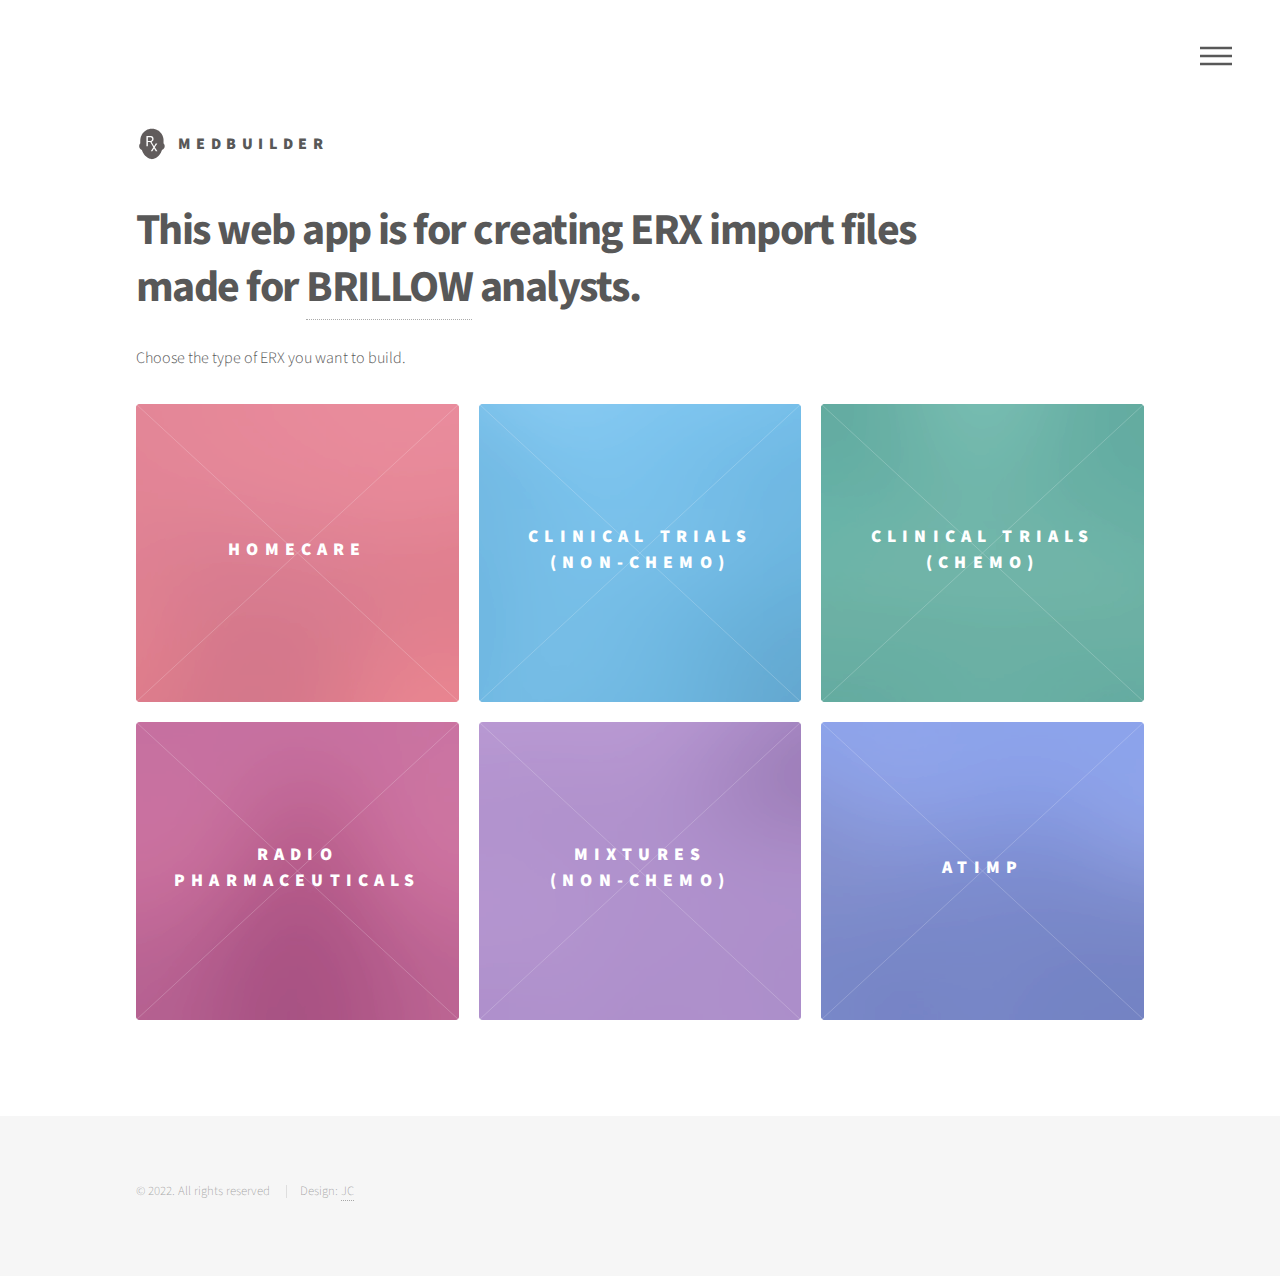
<file: index.html>
<!DOCTYPE HTML>


<html>

<head>
	<title>Brillow MedBuilder</title>
	<meta charset="utf-8" />
	<meta name="viewport" content="width=device-width, initial-scale=1, user-scalable=no" />
	<link rel="stylesheet" href="assets/css/main.css" />
	<noscript>
		<link rel="stylesheet" href="assets/css/noscript.css" /></noscript>
</head>

<body class="is-preload">
	<!-- Wrapper -->
	<div id="wrapper">

		<!-- Header -->
		<header id="header">
			<div class="inner">
				<main-header></main-header>
			</div>
		</header>
		<!-- Menu -->
		<nav id="menu">
			<h2>Menu</h2>
			<ul>
				<li><a href="index.html">Home</a></li>
				<li><a href="foc-smarttexts.html">FOC SmartTexts</a></li>
				<li><a href="reference-links.html">Reference Links</a></li>
				<li><a href="prn-reasons.html">PRN Reasons</a></li>
				<li><a href="groups1and3.html">Group 1 and 3</a></li>
				<li><a href="elements.html">Elements</a></li>
				<li><a href="">About</a></li>
			</ul>
		</nav>

		<!-- Main -->
		<div id="main">
			<div class="inner">
				<header>
					<h1>This web app is for creating ERX import files<br />
						made for <a href="">BRILLOW</a> analysts.</h1>
					<p>Choose the type of ERX you want to build.</p>
				</header>
				<section class="tiles">
					<article class="style1">
						<span class="image">
							<img src="images/pic01.jpg" alt="" />
						</span>
						<a href="homecare.html">
							<h2>Homecare</h2>
							<div class="content">
								<p>For in-line WAM ERX only.</p>
							</div>
						</a>
					</article>
					<article class="style2">
						<span class="image">
							<img src="images/pic02.jpg" alt="" />
						</span>
						<a href="generic.html">
							<h2>Clinical Trials (Non-chemo)</h2>
							<div class="content">
								<p>For non-chemo IMP ERX build.</p>
							</div>
						</a>
					</article>
					<article class="style3">
						<span class="image">
							<img src="images/pic03.jpg" alt="" />
						</span>
						<a href="generic.html">
							<h2>Clinical Trials (Chemo)</h2>
							<div class="content">
								<p>For simple beacon IMP ERX build.</p>
							</div>
						</a>
					</article>
					<article class="style4">
						<span class="image">
							<img src="images/pic04.jpg" alt="" />
						</span>
						<a href="radiopharm.html">
							<h2>Radio pharmaceuticals</h2>
							<div class="content">
								<p>For radiopharmaceutical ERX build.</p>
							</div>
						</a>
					</article>
					<article class="style5">
						<span class="image">
							<img src="images/pic05.jpg" alt="" />
						</span>
						<a href="mixtures-non-beacon.html">
							<h2>Mixtures <br />(Non-chemo)</h2>
							<div class="content">
								<p>For standard builds, including non-chemo clinical trials ERXs.</p>
							</div>
						</a>
					</article>
					<article class="style6">
						<span class="image">
							<img src="images/pic06.jpg" alt="" />
						</span>
						<a href="atimp.html">
							<h2>ATIMP</h2>
							<div class="content">
								<p>For ATIMP ERXs.</p>
							</div>
						</a>
					</article>
					<!-- <article class="style2">
						<span class="image">
							<img src="images/pic07.jpg" alt="" />
						</span>
						<a href="generic.html">
							<h2>Ipsum</h2>
							<div class="content">
								<p>Sed nisl arcu euismod sit amet nisi lorem etiam dolor veroeros et feugiat.</p>
							</div>
						</a>
					</article>
					<article class="style3">
						<span class="image">
							<img src="images/pic08.jpg" alt="" />
						</span>
						<a href="generic.html">
							<h2>Dolor</h2>
							<div class="content">
								<p>Sed nisl arcu euismod sit amet nisi lorem etiam dolor veroeros et feugiat.</p>
							</div>
						</a>
					</article>
					<article class="style1">
						<span class="image">
							<img src="images/pic09.jpg" alt="" />
						</span>
						<a href="generic.html">
							<h2>Nullam</h2>
							<div class="content">
								<p>Sed nisl arcu euismod sit amet nisi lorem etiam dolor veroeros et feugiat.</p>
							</div>
						</a>
					</article>
					<article class="style5">
						<span class="image">
							<img src="images/pic10.jpg" alt="" />
						</span>
						<a href="generic.html">
							<h2>Ultricies</h2>
							<div class="content">
								<p>Sed nisl arcu euismod sit amet nisi lorem etiam dolor veroeros et feugiat.</p>
							</div>
						</a>
					</article>
					<article class="style6">
						<span class="image">
							<img src="images/pic11.jpg" alt="" />
						</span>
						<a href="generic.html">
							<h2>Dictum</h2>
							<div class="content">
								<p>Sed nisl arcu euismod sit amet nisi lorem etiam dolor veroeros et feugiat.</p>
							</div>
						</a>
					</article>
					<article class="style4">
						<span class="image">
							<img src="images/pic12.jpg" alt="" />
						</span>
						<a href="generic.html">
							<h2>Pretium</h2>
							<div class="content">
								<p>Sed nisl arcu euismod sit amet nisi lorem etiam dolor veroeros et feugiat.</p>
							</div>
						</a>
					</article> -->
				</section>
			</div>
		</div>

		<!-- Footer -->
		<footer id="footer">
			<div class="inner">
				<ul class="copyright">
					<li>&copy; 2022. All rights reserved</li>
					<li>Design: <a href="">JC</a></li>
				</ul>
			</div>
		</footer>

	</div>

	<!-- Scripts -->
	<script src="assets/js/jquery.min.js"></script>
	<script src="assets/js/browser.min.js"></script>
	<script src="assets/js/breakpoints.min.js"></script>
	<script src="assets/js/util.js"></script>
	<script src="assets/js/main.js"></script>
	<script src="script.js"></script>

</body>

</html>
</file>
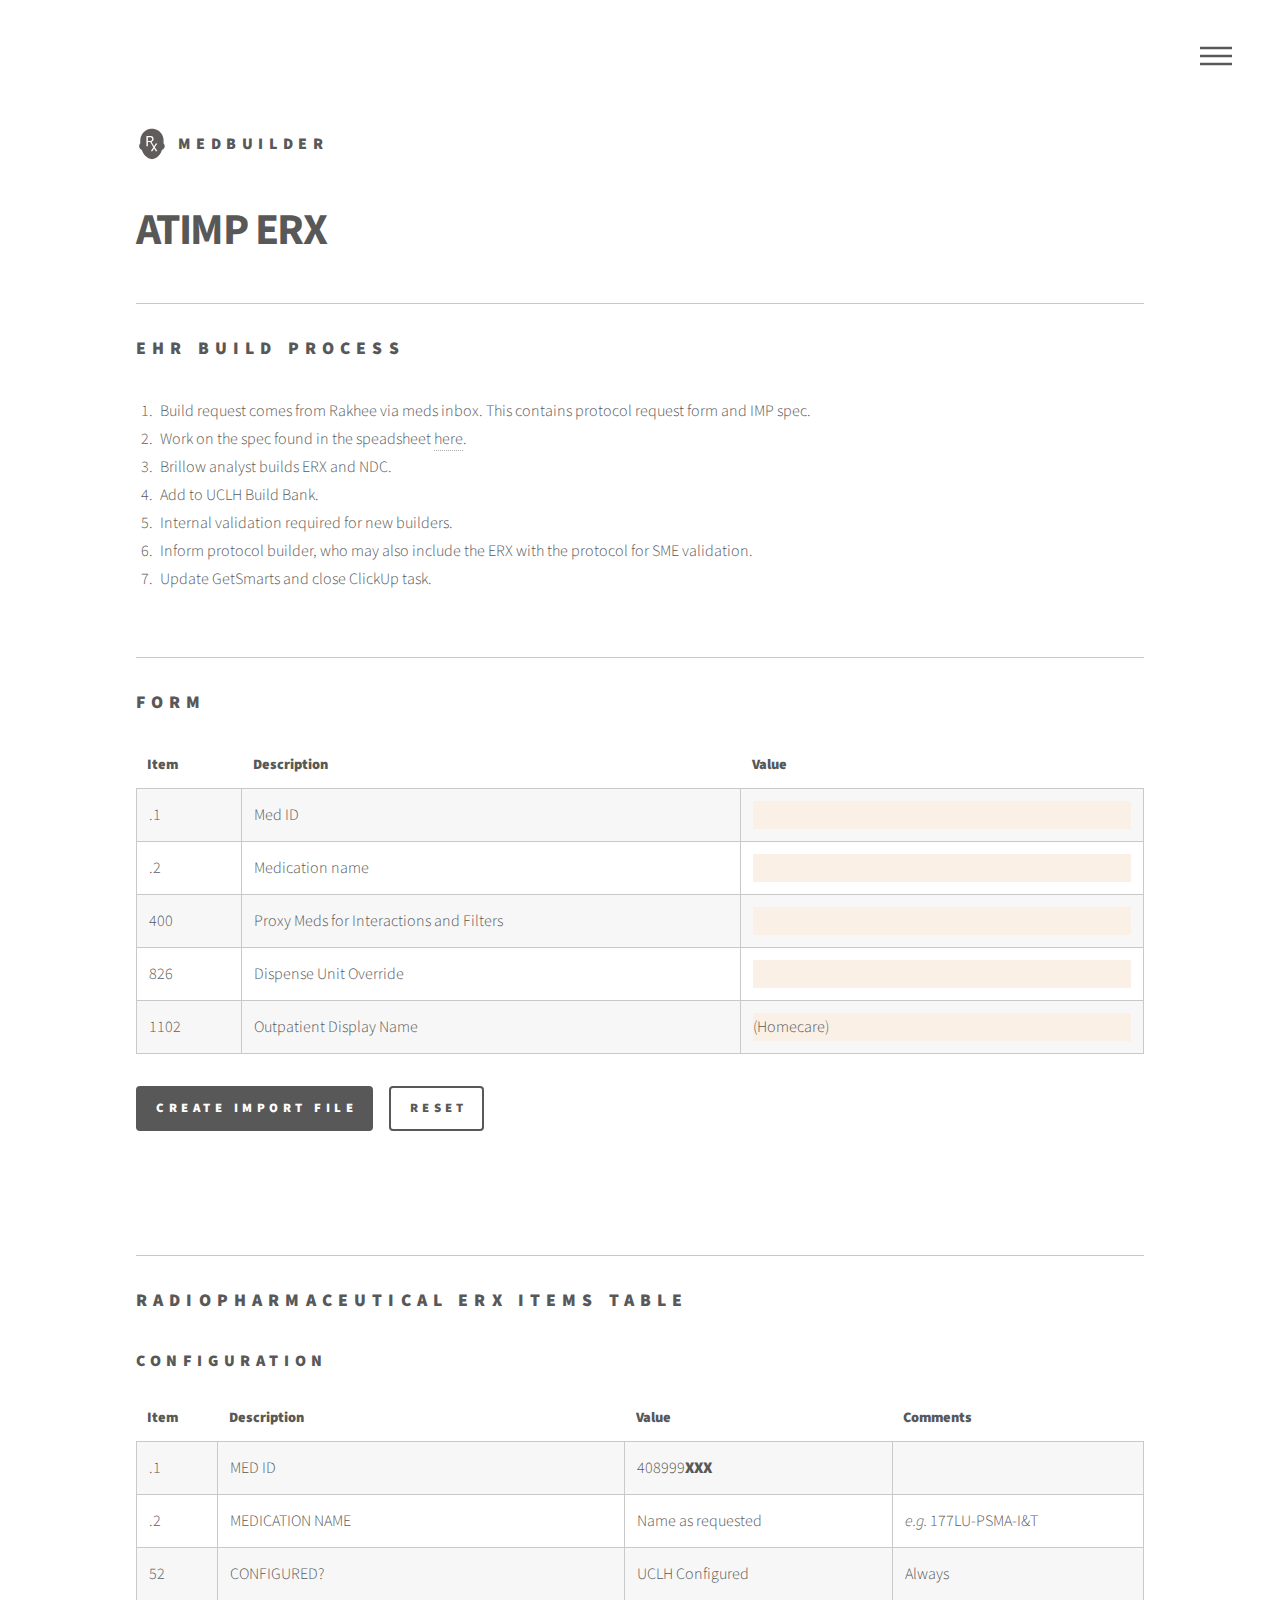
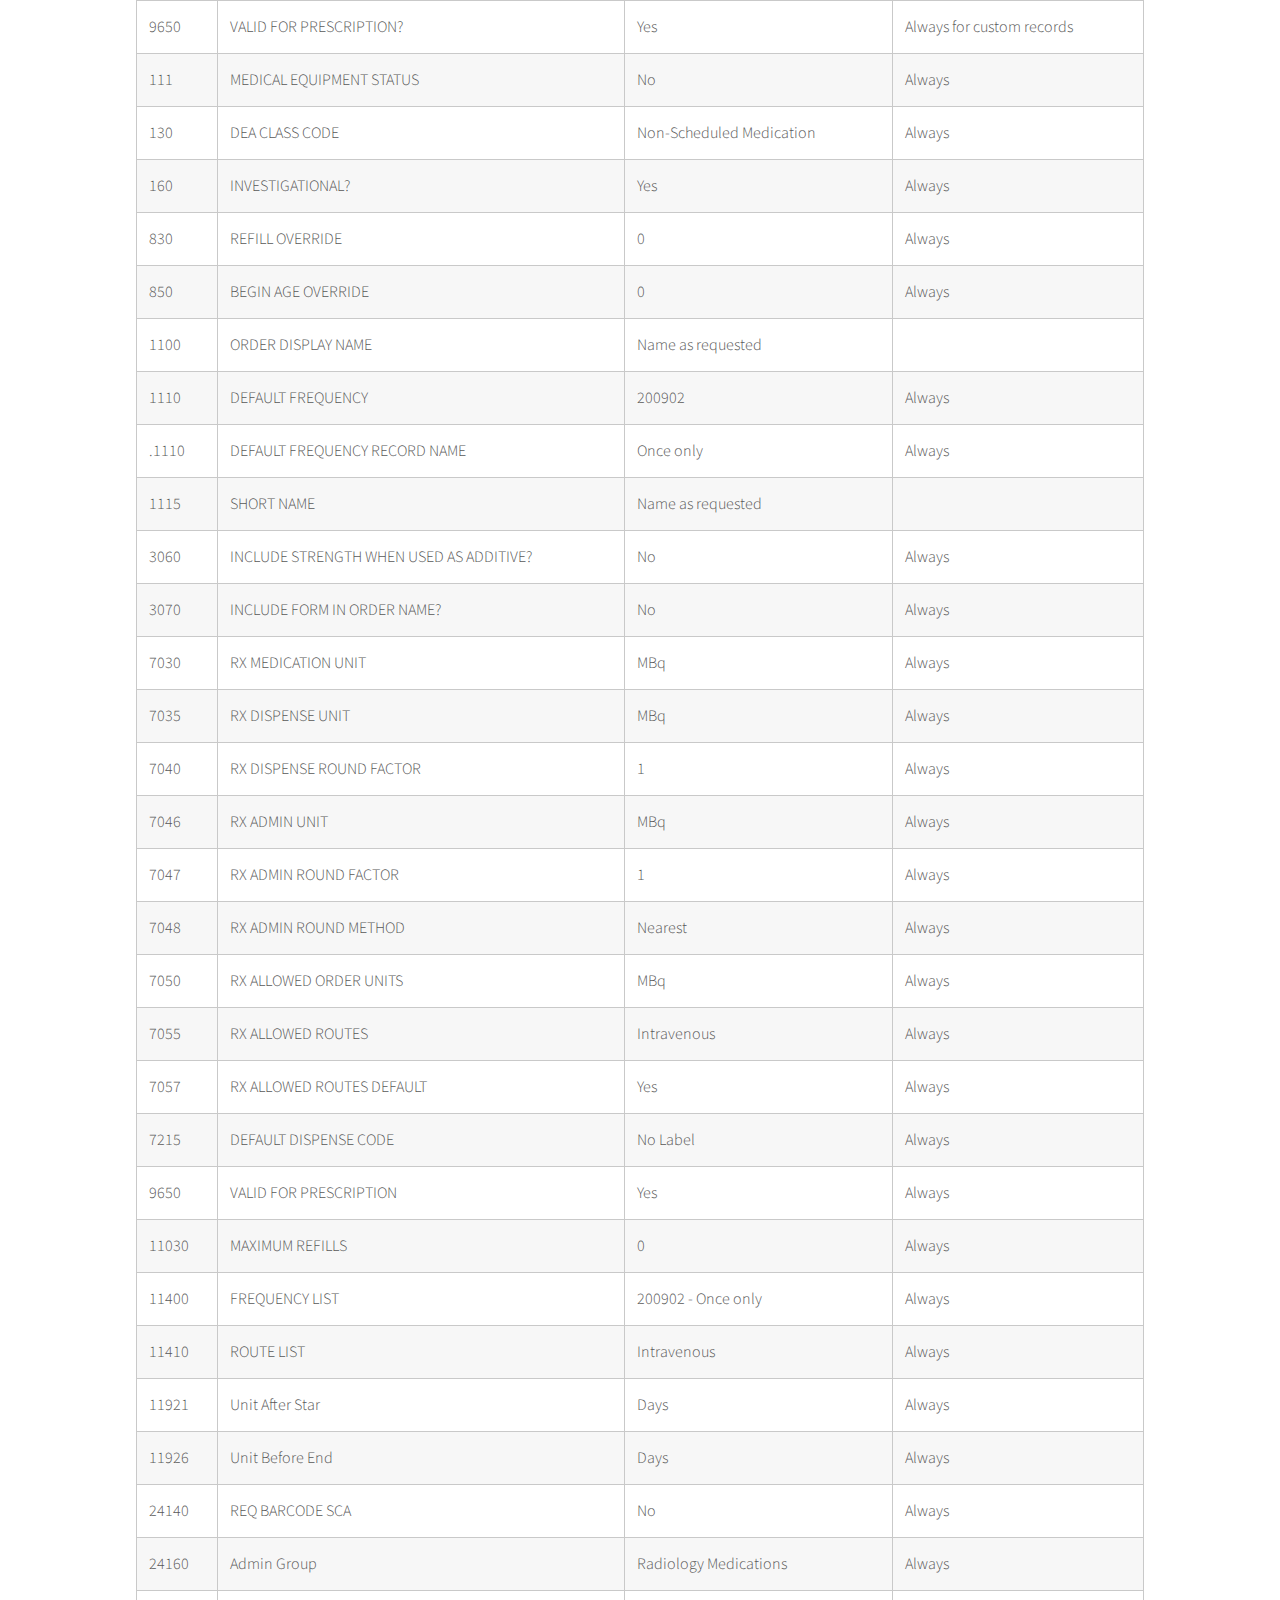
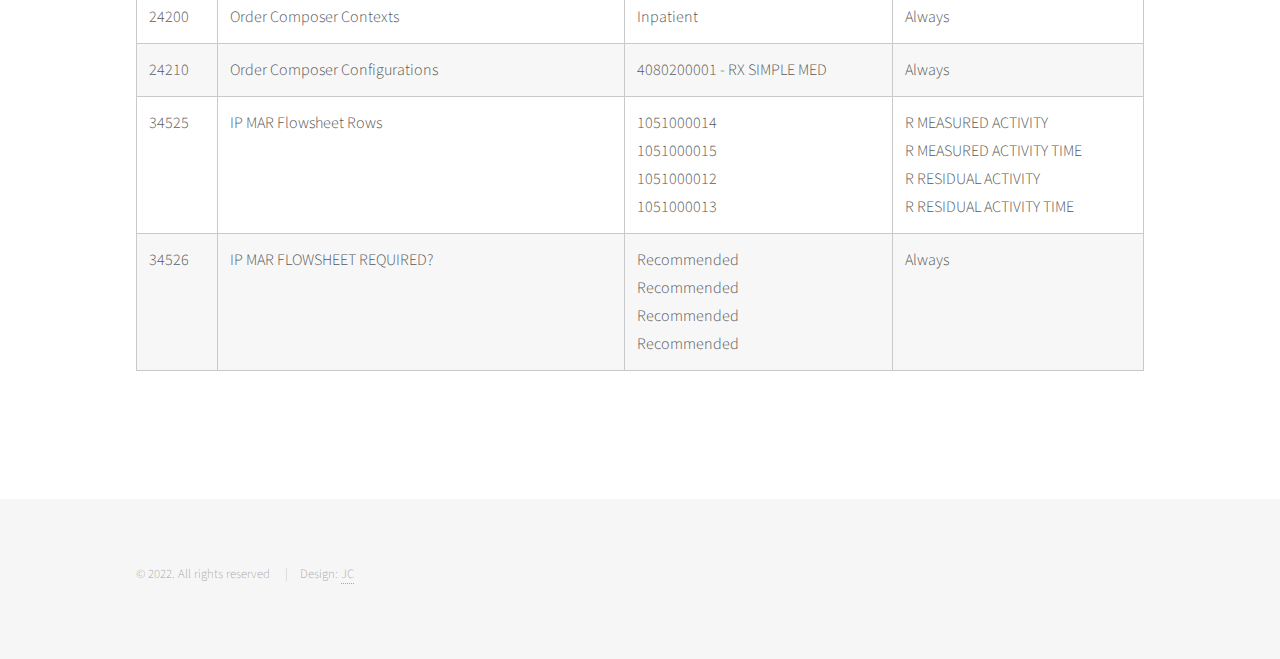
<file: atimp.html>
<!DOCTYPE HTML>

<html>

<head>
	<title>ATIMPs</title>
	<meta charset="utf-8" />
	<meta name="viewport" content="width=device-width, initial-scale=1, user-scalable=no" />
	<link rel="stylesheet" href="assets/css/main.css" />
	<noscript>
		<link rel="stylesheet" href="assets/css/noscript.css" /></noscript>
	<script src="script.js"></script>
</head>

<body class="is-preload">
	<!-- Wrapper -->
	<div id="wrapper">

		<!-- Header -->
		<header id="header">
			<div class="inner">
				<main-header></main-header>
			</div>
		</header>
		<!-- Menu -->
		<nav id="menu">
			<h2>Menu</h2>
			<ul>
				<li><a href="index.html">Home</a></li>
				<li><a href="foc-smarttexts.html">FOC SmartTexts</a></li>
				<li><a href="reference-links.html">Reference Links</a></li>
				<li><a href="prn-reasons.html">PRN Reasons</a></li>
				<li><a href="groups1and3.html">Group 1 and 3</a></li>
				<li><a href="elements.html">Elements</a></li>
			</ul>
		</nav>

		<!-- Main -->
		<div id="main">
			<div class="inner">
				<h1>ATIMP ERX</h1>
			
				<hr>

				<section>
					<h2>EHR Build Process</h2>
					<div class="row">
						<div class="col-12-large">
							<ol>
								<li>Build request comes from Rakhee via meds inbox. This contains protocol request form and IMP spec.</li>
								<li>Work on the spec found in the speadsheet <a href="#">here</a>.</li>
								<li>Brillow analyst builds ERX and NDC.</li>
								<li>Add to UCLH Build Bank.</li>
								<li>Internal validation required for new builders.</li>
								<li>Inform protocol builder, who may also include the ERX with the protocol for SME validation.</li>
								<li>Update GetSmarts and close ClickUp task.</li>
							</ol>
						</div>
					</div>
					<hr>
				</section>



				<!-- Form -->
				<section>
					<h2>Form</h2>
					<form onsubmit="saveFormAsTextFile(); return false;">
						<div class="table-wrapper">
							<table class="alt">
								<thead>
									<tr>
										<th>Item</th>
										<th>Description</th>
										<th>Value</th>
									</tr>
								</thead>
								<tbody>
									<tr>
										<td>.1</td>
										<td>Med ID</td>
										<td>
											<div class="t-top t-lg full-width" data-tooltip="Enter 8008 + 4 numbers">
												<input type="text" name="med-id" id="med-id" autocomplete="off" required
													pattern="[8008]+[0-9]{4}" />
											</div>
										</td>
									</tr>
									<tr>
										<td>.2</td>
										<td>
											<div class="t-top t-lg full-width"
												data-tooltip="Add BRAND if required. PACK SIZE if more than one exists (used mostly for bulk items - ie. creams, ointments)">
												Medication name</div>

										</td>
										<td>
											<div class="t-top t-xl full-width"
												data-tooltip="HC + DRUG + (BRAND) + STRENGTH + FORM + PACK SIZE">
												<input type="text" name="drug-name" id="drug-name" autocomplete="off"
													required />
											</div>
										</td>

									</tr>
									<tr>
										<td>400</td>
										<td>Proxy Meds for Interactions and Filters</td>
										<td>
											<div class="t-top t-md full-width"
												data-tooltip="Add FDB record, if applicable">
												<input type="text" name="proxy-meds" id="proxy-meds" data-html="true" />
											</div>
										</td>
									</tr>
									<tr>
										<td>826</td>
										<td>Dispense Unit Override</td>
										<td>
											<div class="t-top t-xl full-width" data-tooltip="Add dispensable unit">
												<input type="text" name="disp-unit" id="disp-unit" autocomplete="off"
													required />
											</div>
										</td>
									</tr>
									<tr>
										<td>1102</td>
										<td>Outpatient Display Name</td>
										<td>
											<div class="t-top t-xl full-width"
												data-tooltip="(Homecare) + drug + (BRAND) + strength + form + pack size">
												<input type="text" name="op-name" id="op-name" autocomplete="off"
													value="(Homecare) " required />
											</div>
										</td>
									</tr>
								</tbody>
							</table>
						</div>
						<div class="col-12">
							<ul class="actions">
								<li><input type="submit" value="Create import file" class="primary" />
								</li>
								<li><input type="reset" value="Reset" /></li>
							</ul>
						</div>

					</form>
				</section>

				<br>
				<hr>

				<!-- Table -->
				<section>
					<h2>Radiopharmaceutical ERX Items Table</h2>


					<h3>Configuration</h3>
					<div class="table-wrapper">
						<table class="alt">
							<thead>
								<tr>
									<th>Item</th>
									<th>Description</th>
									<th>Value</th>
									<th>Comments</th>
								</tr>
							</thead>
							<tbody>
								<tr>
									<td>.1</td>
									<td>MED ID</td>
									<td>408999<b>XXX</b></td>
									<td></td>
								</tr>
								<tr>
									<td>.2</td>
									<td>MEDICATION NAME</td>
									<td>Name as requested</td>
									<td><em>e.g.</em> 177LU-PSMA-I&T</td>
								</tr>
								<tr>
									<td>52</td>
									<td>CONFIGURED?</td>
									<td>UCLH Configured</td>
									<td>Always</td>
								</tr>
								<tr>
									<td>9650</td>
									<td>VALID FOR PRESCRIPTION?</td>
									<td>Yes</td>
									<td>Always for custom records</td>
								</tr>
								<tr>
									<td>111</td>
									<td>MEDICAL EQUIPMENT STATUS</td>
									<td>No</td>
									<td>Always</td>
								</tr>
								<tr>
									<td>130</td>
									<td>DEA CLASS CODE</td>
									<td>Non-Scheduled Medication</td>
									<td>Always</td>
								</tr>
								<tr>
									<td>160</td>
									<td>INVESTIGATIONAL?</td>
									<td>Yes</td>
									<td>Always</td>
								</tr>
								<tr>
									<td>830</td>
									<td>REFILL OVERRIDE</td>
									<td>0</td>
									<td>Always</td>
								</tr>
								<tr>
									<td>850</td>
									<td>BEGIN AGE OVERRIDE</td>
									<td>0</td>
									<td>Always</td>
								</tr>
								<tr>
									<td>1100</td>
									<td>ORDER DISPLAY NAME</td>
									<td>Name as requested</td>
									<td></td>
								</tr>
								<tr>
									<td>1110</td>
									<td>DEFAULT FREQUENCY</td>
									<td>200902</td>
									<td>Always</td>
								</tr>
								<tr>
									<td>.1110</td>
									<td>DEFAULT FREQUENCY RECORD NAME</td>
									<td>Once only</td>
									<td>Always</td>
								</tr>
								<tr>
									<td>1115</td>
									<td>SHORT NAME</td>
									<td>Name as requested</td>
									<td></td>
								</tr>
								<tr>
									<td>3060</td>
									<td>INCLUDE STRENGTH WHEN USED AS ADDITIVE?</td>
									<td>No</td>
									<td>Always</td>
								</tr>
								<tr>
									<td>3070</td>
									<td>INCLUDE FORM IN ORDER NAME?</td>
									<td>No</td>
									<td>Always</td>
								</tr>
								<tr>
									<td>7030</td>
									<td>RX MEDICATION UNIT</td>
									<td>MBq</td>
									<td>Always</td>
								</tr>
								<tr>
									<td>7035</td>
									<td>RX DISPENSE UNIT</td>
									<td>MBq</td>
									<td>Always</td>
								</tr>
								<tr>
									<td>7040</td>
									<td>RX DISPENSE ROUND FACTOR</td>
									<td>1</td>
									<td>Always</td>
								</tr>
								<tr>
									<td>7046</td>
									<td>RX ADMIN UNIT</td>
									<td>MBq</td>
									<td>Always</td>
								</tr>
								<tr>
									<td>7047</td>
									<td>RX ADMIN ROUND FACTOR</td>
									<td>1</td>
									<td>Always</td>
								</tr>
								<tr>
									<td>7048</td>
									<td>RX ADMIN ROUND METHOD</td>
									<td>Nearest</td>
									<td>Always</td>
								</tr>
								<tr>
									<td>7050</td>
									<td>RX ALLOWED ORDER UNITS</td>
									<td>MBq</td>
									<td>Always</td>
								</tr>
								<tr>
									<td>7055</td>
									<td>RX ALLOWED ROUTES</td>
									<td>Intravenous</td>
									<td>Always</td>
								</tr>
								<tr>
									<td>7057</td>
									<td>RX ALLOWED ROUTES DEFAULT</td>
									<td>Yes</td>
									<td>Always</td>
								</tr>
								<tr>
									<td>7215</td>
									<td>DEFAULT DISPENSE CODE</td>
									<td>No Label</td>
									<td>Always</td>
								</tr>
								<tr>
									<td>9650</td>
									<td>VALID FOR PRESCRIPTION</td>
									<td>Yes</td>
									<td>Always</td>
								</tr>
								<tr>
									<td>11030</td>
									<td>MAXIMUM REFILLS</td>
									<td>0</td>
									<td>Always</td>
								</tr>
								<tr>
									<td>11400</td>
									<td>FREQUENCY LIST</td>
									<td>200902 - Once only</td>
									<td>Always</td>
								</tr>
								<tr>
									<td>11410</td>
									<td>ROUTE LIST</td>
									<td>Intravenous</td>
									<td>Always</td>
								</tr>
								<tr>
									<td>11921</td>
									<td>Unit After Star</td>
									<td>Days</td>
									<td>Always</td>
								</tr>
								<tr>
									<td>11926</td>
									<td>Unit Before End</td>
									<td>Days</td>
									<td>Always</td>
								</tr>
								<tr>
									<td>24140</td>
									<td>REQ BARCODE SCA</td>
									<td>No</td>
									<td>Always</td>
								</tr>
								<tr>
									<td>24160</td>
									<td>Admin Group</td>
									<td>Radiology Medications</td>
									<td>Always</td>
								</tr>
								<tr>
									<td>24200</td>
									<td>Order Composer Contexts</td>
									<td>Inpatient</td>
									<td>Always</td>
								</tr>
								<tr>
									<td>24210</td>
									<td>Order Composer Configurations</td>
									<td>4080200001 - RX SIMPLE MED</td>
									<td>Always</td>
								</tr>
								<tr>
									<td>34525</td>
									<td>IP MAR Flowsheet Rows</td>
									<td>1051000014<br />1051000015<br />1051000012<br />1051000013</td>
									<td>R MEASURED ACTIVITY<br />R MEASURED ACTIVITY TIME<br />R RESIDUAL
										ACTIVITY<br />R RESIDUAL ACTIVITY TIME</td>
								</tr>
								<tr>
									<td>34526</td>
									<td>IP MAR FLOWSHEET REQUIRED?</td>
									<td>Recommended<br />Recommended<br />Recommended<br />Recommended</td>
									<td>Always</td>
								</tr>
							</tbody>
						</table>
					</div>
				</section>



			</div>
		</div>






		<!-- Footer -->
		<footer id="footer">
			<div class="inner">
				<ul class="copyright">
					<li>&copy; 2022. All rights reserved</li>
					<li>Design: <a href="">JC</a></li>
				</ul>
			</div>
		</footer>

	</div>

	<!-- Scripts -->
	<script src="assets/js/jquery.min.js"></script>
	<script src="assets/js/browser.min.js"></script>
	<script src="assets/js/breakpoints.min.js"></script>
	<script src="assets/js/util.js"></script>
	<script src="assets/js/main.js"></script>

</body>

</html>
</file>
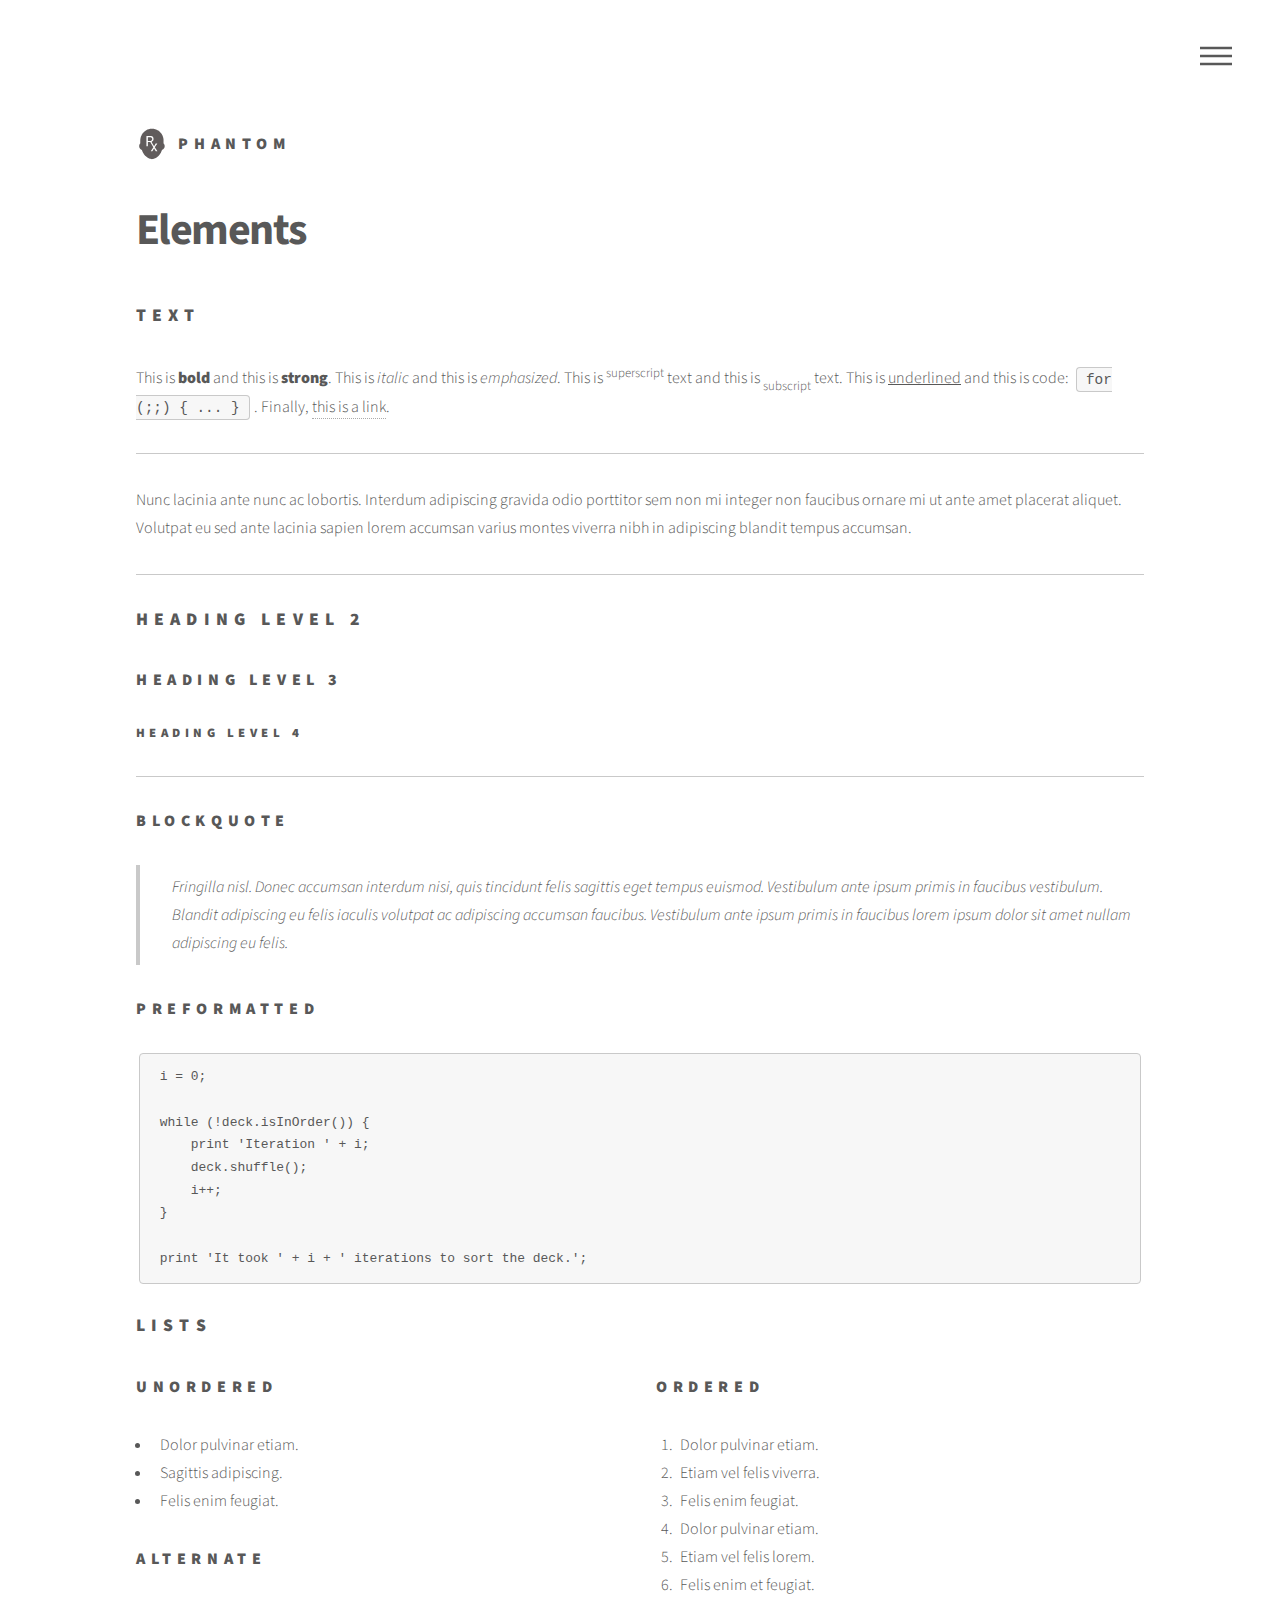
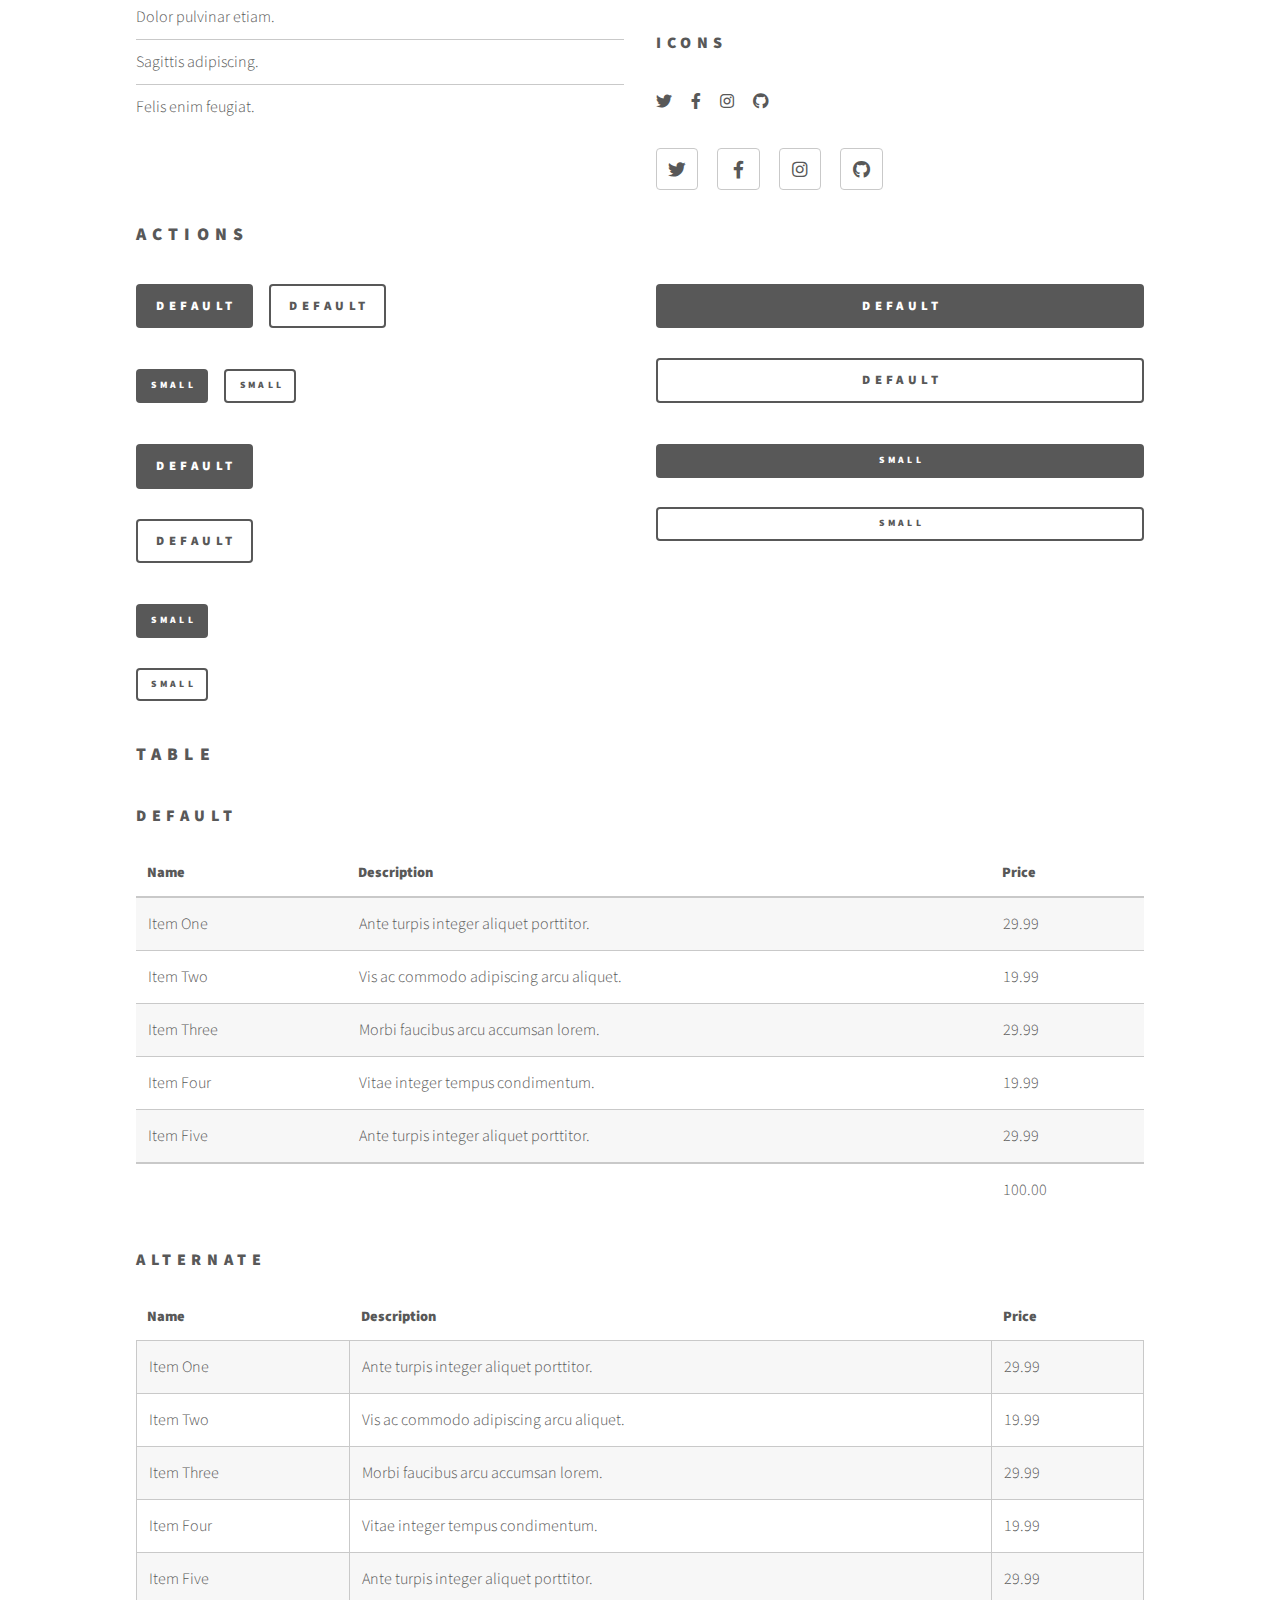
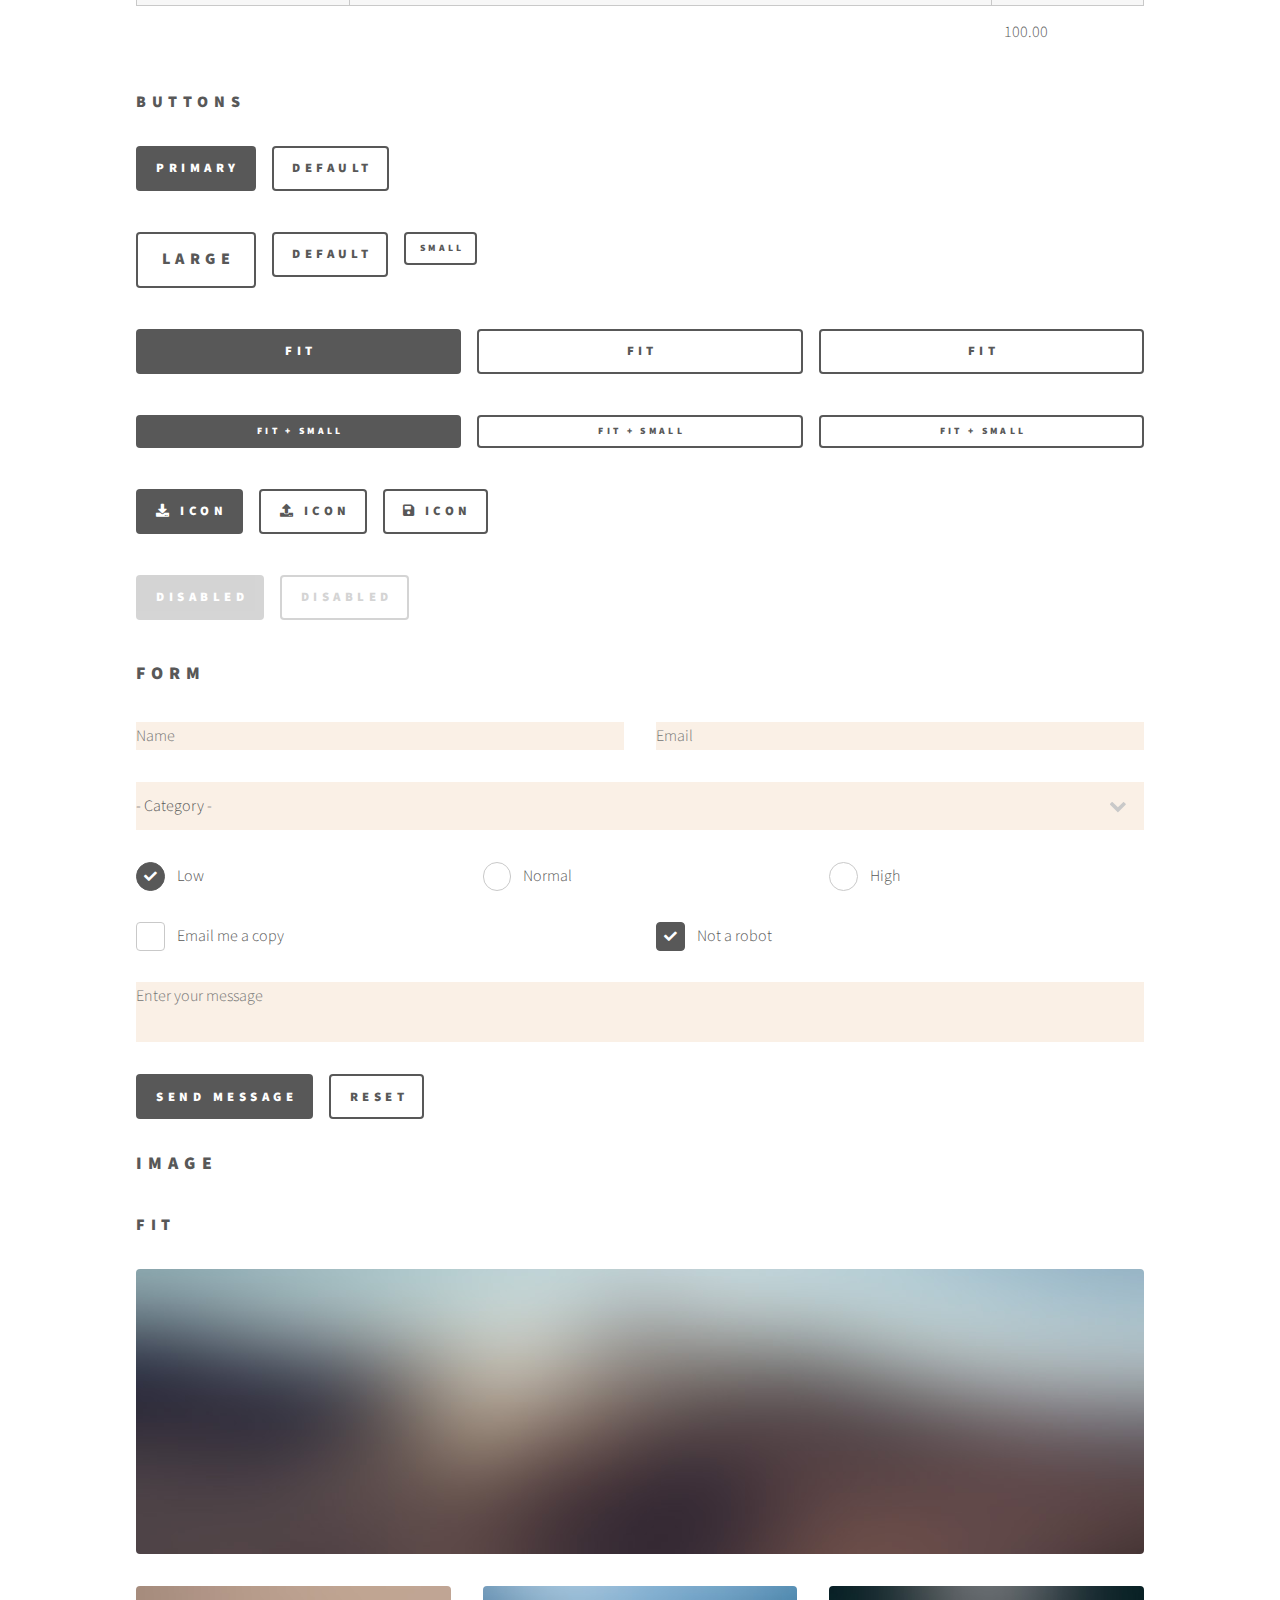
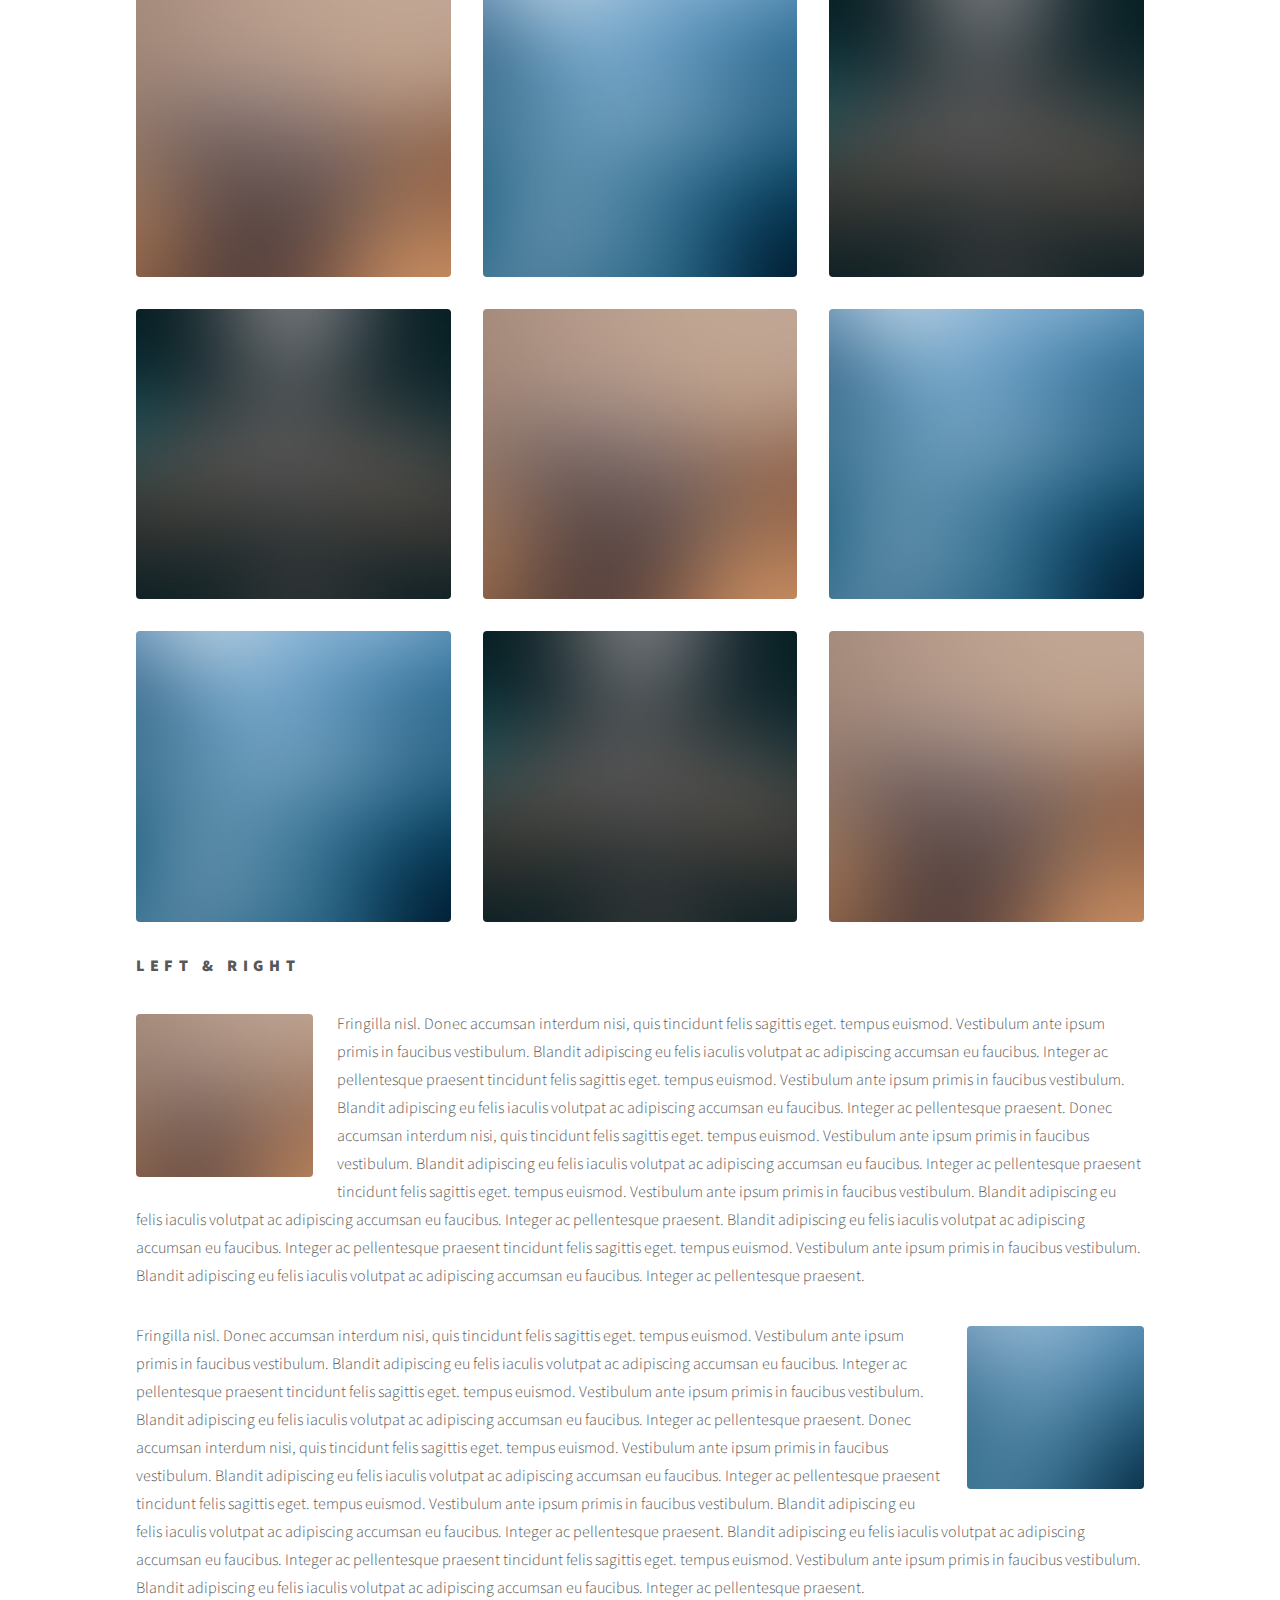
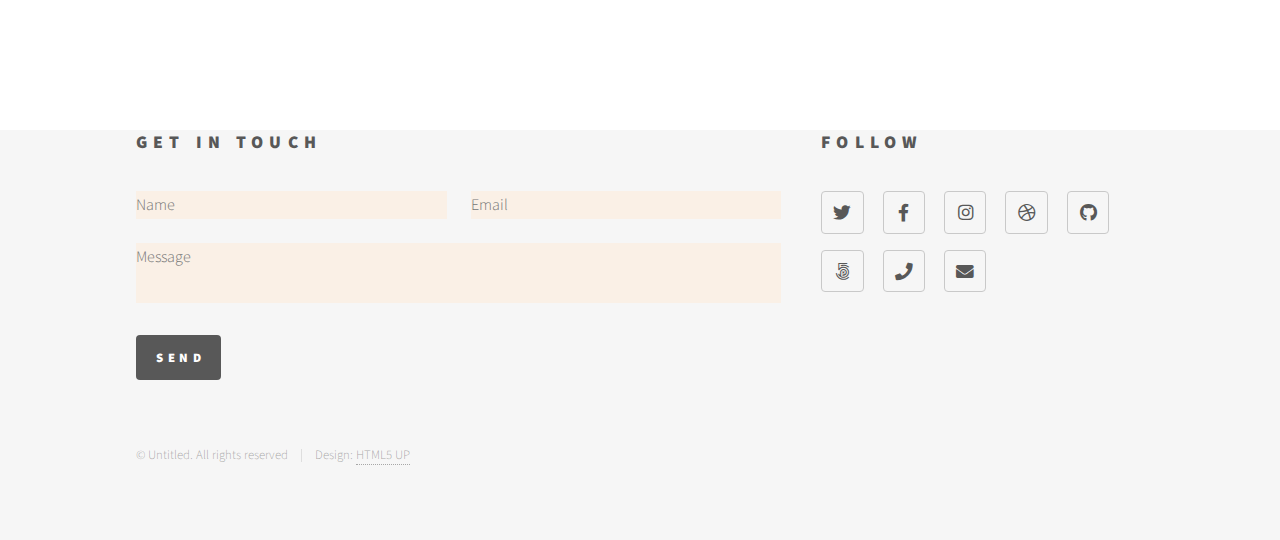
<file: elements.html>
<!DOCTYPE HTML>
<!--
	Phantom by HTML5 UP
	html5up.net | @ajlkn
	Free for personal and commercial use under the CCA 3.0 license (html5up.net/license)
-->
<html>
	<head>
		<title>Elements - Phantom by HTML5 UP</title>
		<meta charset="utf-8" />
		<meta name="viewport" content="width=device-width, initial-scale=1, user-scalable=no" />
		<link rel="stylesheet" href="assets/css/main.css" />
		<noscript><link rel="stylesheet" href="assets/css/noscript.css" /></noscript>
	</head>
	<body class="is-preload">
		<!-- Wrapper -->
			<div id="wrapper">

				<!-- Header -->
					<header id="header">
						<div class="inner">

							<!-- Logo -->
								<a href="index.html" class="logo">
									<span class="symbol"><img src="images/logo.svg" alt="" /></span><span class="title">Phantom</span>
								</a>

							<!-- Nav -->
								<nav>
									<ul>
										<li><a href="#menu">Menu</a></li>
									</ul>
								</nav>

						</div>
					</header>

				<!-- Menu -->
					<nav id="menu">
						<h2>Menu</h2>
						<ul>
							<li><a href="index.html">Home</a></li>
							<li><a href="generic.html">Ipsum veroeros</a></li>
							<li><a href="generic.html">Tempus etiam</a></li>
							<li><a href="generic.html">Consequat dolor</a></li>
							<li><a href="elements.html">Elements</a></li>
						</ul>
					</nav>

				<!-- Main -->
					<div id="main">
						<div class="inner">
							<h1>Elements</h1>

							<!-- Text -->
								<section>
									<h2>Text</h2>
									<p>This is <b>bold</b> and this is <strong>strong</strong>. This is <i>italic</i> and this is <em>emphasized</em>.
									This is <sup>superscript</sup> text and this is <sub>subscript</sub> text.
									This is <u>underlined</u> and this is code: <code>for (;;) { ... }</code>. Finally, <a href="#">this is a link</a>.</p>
									<hr />
									<p>Nunc lacinia ante nunc ac lobortis. Interdum adipiscing gravida odio porttitor sem non mi integer non faucibus ornare mi ut ante amet placerat aliquet. Volutpat eu sed ante lacinia sapien lorem accumsan varius montes viverra nibh in adipiscing blandit tempus accumsan.</p>
									<hr />
									<h2>Heading Level 2</h2>
									<h3>Heading Level 3</h3>
									<h4>Heading Level 4</h4>
									<hr />
									<h3>Blockquote</h3>
									<blockquote>Fringilla nisl. Donec accumsan interdum nisi, quis tincidunt felis sagittis eget tempus euismod. Vestibulum ante ipsum primis in faucibus vestibulum. Blandit adipiscing eu felis iaculis volutpat ac adipiscing accumsan faucibus. Vestibulum ante ipsum primis in faucibus lorem ipsum dolor sit amet nullam adipiscing eu felis.</blockquote>
									<h3>Preformatted</h3>
									<pre><code>i = 0;

while (!deck.isInOrder()) {
    print 'Iteration ' + i;
    deck.shuffle();
    i++;
}

print 'It took ' + i + ' iterations to sort the deck.';</code></pre>
								</section>

							<!-- Lists -->
								<section>
									<h2>Lists</h2>
									<div class="row">
										<div class="col-6 col-12-medium">
											<h3>Unordered</h3>
											<ul>
												<li>Dolor pulvinar etiam.</li>
												<li>Sagittis adipiscing.</li>
												<li>Felis enim feugiat.</li>
											</ul>
											<h3>Alternate</h3>
											<ul class="alt">
												<li>Dolor pulvinar etiam.</li>
												<li>Sagittis adipiscing.</li>
												<li>Felis enim feugiat.</li>
											</ul>
										</div>
										<div class="col-6 col-12-medium">
											<h3>Ordered</h3>
											<ol>
												<li>Dolor pulvinar etiam.</li>
												<li>Etiam vel felis viverra.</li>
												<li>Felis enim feugiat.</li>
												<li>Dolor pulvinar etiam.</li>
												<li>Etiam vel felis lorem.</li>
												<li>Felis enim et feugiat.</li>
											</ol>
											<h3>Icons</h3>
											<ul class="icons">
												<li><a href="#" class="icon brands style1 fa-twitter"><span class="label">Twitter</span></a></li>
												<li><a href="#" class="icon brands style1 fa-facebook-f"><span class="label">Facebook</span></a></li>
												<li><a href="#" class="icon brands style1 fa-instagram"><span class="label">Instagram</span></a></li>
												<li><a href="#" class="icon brands style1 fa-github"><span class="label">Github</span></a></li>
											</ul>
											<ul class="icons">
												<li><a href="#" class="icon brands style2 fa-twitter"><span class="label">Twitter</span></a></li>
												<li><a href="#" class="icon brands style2 fa-facebook-f"><span class="label">Facebook</span></a></li>
												<li><a href="#" class="icon brands style2 fa-instagram"><span class="label">Instagram</span></a></li>
												<li><a href="#" class="icon brands style2 fa-github"><span class="label">Github</span></a></li>
											</ul>
										</div>
									</div>
									<h2>Actions</h2>
									<div class="row">
										<div class="col-6 col-12-medium">
											<ul class="actions">
												<li><a href="#" class="button primary">Default</a></li>
												<li><a href="#" class="button">Default</a></li>
											</ul>
											<ul class="actions small">
												<li><a href="#" class="button primary small">Small</a></li>
												<li><a href="#" class="button small">Small</a></li>
											</ul>
											<ul class="actions stacked">
												<li><a href="#" class="button primary">Default</a></li>
												<li><a href="#" class="button">Default</a></li>
											</ul>
											<ul class="actions stacked">
												<li><a href="#" class="button primary small">Small</a></li>
												<li><a href="#" class="button small">Small</a></li>
											</ul>
										</div>
										<div class="col-6 col-12-medium">
											<ul class="actions stacked">
												<li><a href="#" class="button primary fit">Default</a></li>
												<li><a href="#" class="button fit">Default</a></li>
											</ul>
											<ul class="actions stacked">
												<li><a href="#" class="button primary small fit">Small</a></li>
												<li><a href="#" class="button small fit">Small</a></li>
											</ul>
										</div>
									</div>
								</section>

							<!-- Table -->
								<section>
									<h2>Table</h2>
									<h3>Default</h3>
									<div class="table-wrapper">
										<table>
											<thead>
												<tr>
													<th>Name</th>
													<th>Description</th>
													<th>Price</th>
												</tr>
											</thead>
											<tbody>
												<tr>
													<td>Item One</td>
													<td>Ante turpis integer aliquet porttitor.</td>
													<td>29.99</td>
												</tr>
												<tr>
													<td>Item Two</td>
													<td>Vis ac commodo adipiscing arcu aliquet.</td>
													<td>19.99</td>
												</tr>
												<tr>
													<td>Item Three</td>
													<td> Morbi faucibus arcu accumsan lorem.</td>
													<td>29.99</td>
												</tr>
												<tr>
													<td>Item Four</td>
													<td>Vitae integer tempus condimentum.</td>
													<td>19.99</td>
												</tr>
												<tr>
													<td>Item Five</td>
													<td>Ante turpis integer aliquet porttitor.</td>
													<td>29.99</td>
												</tr>
											</tbody>
											<tfoot>
												<tr>
													<td colspan="2"></td>
													<td>100.00</td>
												</tr>
											</tfoot>
										</table>
									</div>

									<h3>Alternate</h3>
									<div class="table-wrapper">
										<table class="alt">
											<thead>
												<tr>
													<th>Name</th>
													<th>Description</th>
													<th>Price</th>
												</tr>
											</thead>
											<tbody>
												<tr>
													<td>Item One</td>
													<td>Ante turpis integer aliquet porttitor.</td>
													<td>29.99</td>
												</tr>
												<tr>
													<td>Item Two</td>
													<td>Vis ac commodo adipiscing arcu aliquet.</td>
													<td>19.99</td>
												</tr>
												<tr>
													<td>Item Three</td>
													<td> Morbi faucibus arcu accumsan lorem.</td>
													<td>29.99</td>
												</tr>
												<tr>
													<td>Item Four</td>
													<td>Vitae integer tempus condimentum.</td>
													<td>19.99</td>
												</tr>
												<tr>
													<td>Item Five</td>
													<td>Ante turpis integer aliquet porttitor.</td>
													<td>29.99</td>
												</tr>
											</tbody>
											<tfoot>
												<tr>
													<td colspan="2"></td>
													<td>100.00</td>
												</tr>
											</tfoot>
										</table>
									</div>
								</section>

							<!-- Buttons -->
								<section>
									<h3>Buttons</h3>
									<ul class="actions">
										<li><a href="#" class="button primary">Primary</a></li>
										<li><a href="#" class="button">Default</a></li>
									</ul>
									<ul class="actions">
										<li><a href="#" class="button large">Large</a></li>
										<li><a href="#" class="button">Default</a></li>
										<li><a href="#" class="button small">Small</a></li>
									</ul>
									<ul class="actions fit">
										<li><a href="#" class="button primary fit">Fit</a></li>
										<li><a href="#" class="button fit">Fit</a></li>
										<li><a href="#" class="button fit">Fit</a></li>
									</ul>
									<ul class="actions fit small">
										<li><a href="#" class="button primary fit small">Fit + Small</a></li>
										<li><a href="#" class="button fit small">Fit + Small</a></li>
										<li><a href="#" class="button fit small">Fit + Small</a></li>
									</ul>
									<ul class="actions">
										<li><a href="#" class="button primary icon solid fa-download">Icon</a></li>
										<li><a href="#" class="button icon solid fa-upload">Icon</a></li>
										<li><a href="#" class="button icon solid fa-save">Icon</a></li>
									</ul>
									<ul class="actions">
										<li><span class="button primary disabled">Disabled</span></li>
										<li><span class="button disabled">Disabled</span></li>
									</ul>
								</section>

							<!-- Form -->
								<section>
									<h2>Form</h2>
									<form method="post" action="#">
										<div class="row gtr-uniform">
											<div class="col-6 col-12-xsmall">
												<input type="text" name="demo-name" id="demo-name" value="" placeholder="Name" />
											</div>
											<div class="col-6 col-12-xsmall">
												<input type="email" name="demo-email" id="demo-email" value="" placeholder="Email" />
											</div>
											<div class="col-12">
												<select name="demo-category" id="demo-category">
													<option value="">- Category -</option>
													<option value="1">Manufacturing</option>
													<option value="1">Shipping</option>
													<option value="1">Administration</option>
													<option value="1">Human Resources</option>
												</select>
											</div>
											<div class="col-4 col-12-small">
												<input type="radio" id="demo-priority-low" name="demo-priority" checked>
												<label for="demo-priority-low">Low</label>
											</div>
											<div class="col-4 col-12-small">
												<input type="radio" id="demo-priority-normal" name="demo-priority">
												<label for="demo-priority-normal">Normal</label>
											</div>
											<div class="col-4 col-12-small">
												<input type="radio" id="demo-priority-high" name="demo-priority">
												<label for="demo-priority-high">High</label>
											</div>
											<div class="col-6 col-12-small">
												<input type="checkbox" id="demo-copy" name="demo-copy">
												<label for="demo-copy">Email me a copy</label>
											</div>
											<div class="col-6 col-12-small">
												<input type="checkbox" id="demo-human" name="demo-human" checked>
												<label for="demo-human">Not a robot</label>
											</div>
											<div class="col-12">
												<textarea name="demo-message" id="demo-message" placeholder="Enter your message" rows="6"></textarea>
											</div>
											<div class="col-12">
												<ul class="actions">
													<li><input type="submit" value="Send Message" class="primary" /></li>
													<li><input type="reset" value="Reset" /></li>
												</ul>
											</div>
										</div>
									</form>
								</section>

							<!-- Image -->
								<section>
									<h2>Image</h2>
									<h3>Fit</h3>
									<div class="box alt">
										<div class="row gtr-uniform">
											<div class="col-12"><span class="image fit"><img src="images/pic13.jpg" alt="" /></span></div>
											<div class="col-4"><span class="image fit"><img src="images/pic01.jpg" alt="" /></span></div>
											<div class="col-4"><span class="image fit"><img src="images/pic02.jpg" alt="" /></span></div>
											<div class="col-4"><span class="image fit"><img src="images/pic03.jpg" alt="" /></span></div>
											<div class="col-4"><span class="image fit"><img src="images/pic03.jpg" alt="" /></span></div>
											<div class="col-4"><span class="image fit"><img src="images/pic01.jpg" alt="" /></span></div>
											<div class="col-4"><span class="image fit"><img src="images/pic02.jpg" alt="" /></span></div>
											<div class="col-4"><span class="image fit"><img src="images/pic02.jpg" alt="" /></span></div>
											<div class="col-4"><span class="image fit"><img src="images/pic03.jpg" alt="" /></span></div>
											<div class="col-4"><span class="image fit"><img src="images/pic01.jpg" alt="" /></span></div>
										</div>
									</div>
									<h3>Left &amp; Right</h3>
									<p><span class="image left"><img src="images/pic14.jpg" alt="" /></span>Fringilla nisl. Donec accumsan interdum nisi, quis tincidunt felis sagittis eget. tempus euismod. Vestibulum ante ipsum primis in faucibus vestibulum. Blandit adipiscing eu felis iaculis volutpat ac adipiscing accumsan eu faucibus. Integer ac pellentesque praesent tincidunt felis sagittis eget. tempus euismod. Vestibulum ante ipsum primis in faucibus vestibulum. Blandit adipiscing eu felis iaculis volutpat ac adipiscing accumsan eu faucibus. Integer ac pellentesque praesent. Donec accumsan interdum nisi, quis tincidunt felis sagittis eget. tempus euismod. Vestibulum ante ipsum primis in faucibus vestibulum. Blandit adipiscing eu felis iaculis volutpat ac adipiscing accumsan eu faucibus. Integer ac pellentesque praesent tincidunt felis sagittis eget. tempus euismod. Vestibulum ante ipsum primis in faucibus vestibulum. Blandit adipiscing eu felis iaculis volutpat ac adipiscing accumsan eu faucibus. Integer ac pellentesque praesent. Blandit adipiscing eu felis iaculis volutpat ac adipiscing accumsan eu faucibus. Integer ac pellentesque praesent tincidunt felis sagittis eget. tempus euismod. Vestibulum ante ipsum primis in faucibus vestibulum. Blandit adipiscing eu felis iaculis volutpat ac adipiscing accumsan eu faucibus. Integer ac pellentesque praesent.</p>
									<p><span class="image right"><img src="images/pic15.jpg" alt="" /></span>Fringilla nisl. Donec accumsan interdum nisi, quis tincidunt felis sagittis eget. tempus euismod. Vestibulum ante ipsum primis in faucibus vestibulum. Blandit adipiscing eu felis iaculis volutpat ac adipiscing accumsan eu faucibus. Integer ac pellentesque praesent tincidunt felis sagittis eget. tempus euismod. Vestibulum ante ipsum primis in faucibus vestibulum. Blandit adipiscing eu felis iaculis volutpat ac adipiscing accumsan eu faucibus. Integer ac pellentesque praesent. Donec accumsan interdum nisi, quis tincidunt felis sagittis eget. tempus euismod. Vestibulum ante ipsum primis in faucibus vestibulum. Blandit adipiscing eu felis iaculis volutpat ac adipiscing accumsan eu faucibus. Integer ac pellentesque praesent tincidunt felis sagittis eget. tempus euismod. Vestibulum ante ipsum primis in faucibus vestibulum. Blandit adipiscing eu felis iaculis volutpat ac adipiscing accumsan eu faucibus. Integer ac pellentesque praesent. Blandit adipiscing eu felis iaculis volutpat ac adipiscing accumsan eu faucibus. Integer ac pellentesque praesent tincidunt felis sagittis eget. tempus euismod. Vestibulum ante ipsum primis in faucibus vestibulum. Blandit adipiscing eu felis iaculis volutpat ac adipiscing accumsan eu faucibus. Integer ac pellentesque praesent.</p>
								</section>

						</div>
					</div>

				<!-- Footer -->
					<footer id="footer">
						<div class="inner">
							<section>
								<h2>Get in touch</h2>
								<form method="post" action="#">
									<div class="fields">
										<div class="field half">
											<input type="text" name="name" id="name" placeholder="Name" />
										</div>
										<div class="field half">
											<input type="email" name="email" id="email" placeholder="Email" />
										</div>
										<div class="field">
											<textarea name="message" id="message" placeholder="Message"></textarea>
										</div>
									</div>
									<ul class="actions">
										<li><input type="submit" value="Send" class="primary" /></li>
									</ul>
								</form>
							</section>
							<section>
								<h2>Follow</h2>
								<ul class="icons">
									<li><a href="#" class="icon brands style2 fa-twitter"><span class="label">Twitter</span></a></li>
									<li><a href="#" class="icon brands style2 fa-facebook-f"><span class="label">Facebook</span></a></li>
									<li><a href="#" class="icon brands style2 fa-instagram"><span class="label">Instagram</span></a></li>
									<li><a href="#" class="icon brands style2 fa-dribbble"><span class="label">Dribbble</span></a></li>
									<li><a href="#" class="icon brands style2 fa-github"><span class="label">GitHub</span></a></li>
									<li><a href="#" class="icon brands style2 fa-500px"><span class="label">500px</span></a></li>
									<li><a href="#" class="icon solid style2 fa-phone"><span class="label">Phone</span></a></li>
									<li><a href="#" class="icon solid style2 fa-envelope"><span class="label">Email</span></a></li>
								</ul>
							</section>
							<ul class="copyright">
								<li>&copy; Untitled. All rights reserved</li><li>Design: <a href="http://html5up.net">HTML5 UP</a></li>
							</ul>
						</div>
					</footer>

			</div>

		<!-- Scripts -->
			<script src="assets/js/jquery.min.js"></script>
			<script src="assets/js/browser.min.js"></script>
			<script src="assets/js/breakpoints.min.js"></script>
			<script src="assets/js/util.js"></script>
			<script src="assets/js/main.js"></script>

	</body>
</html>
</file>
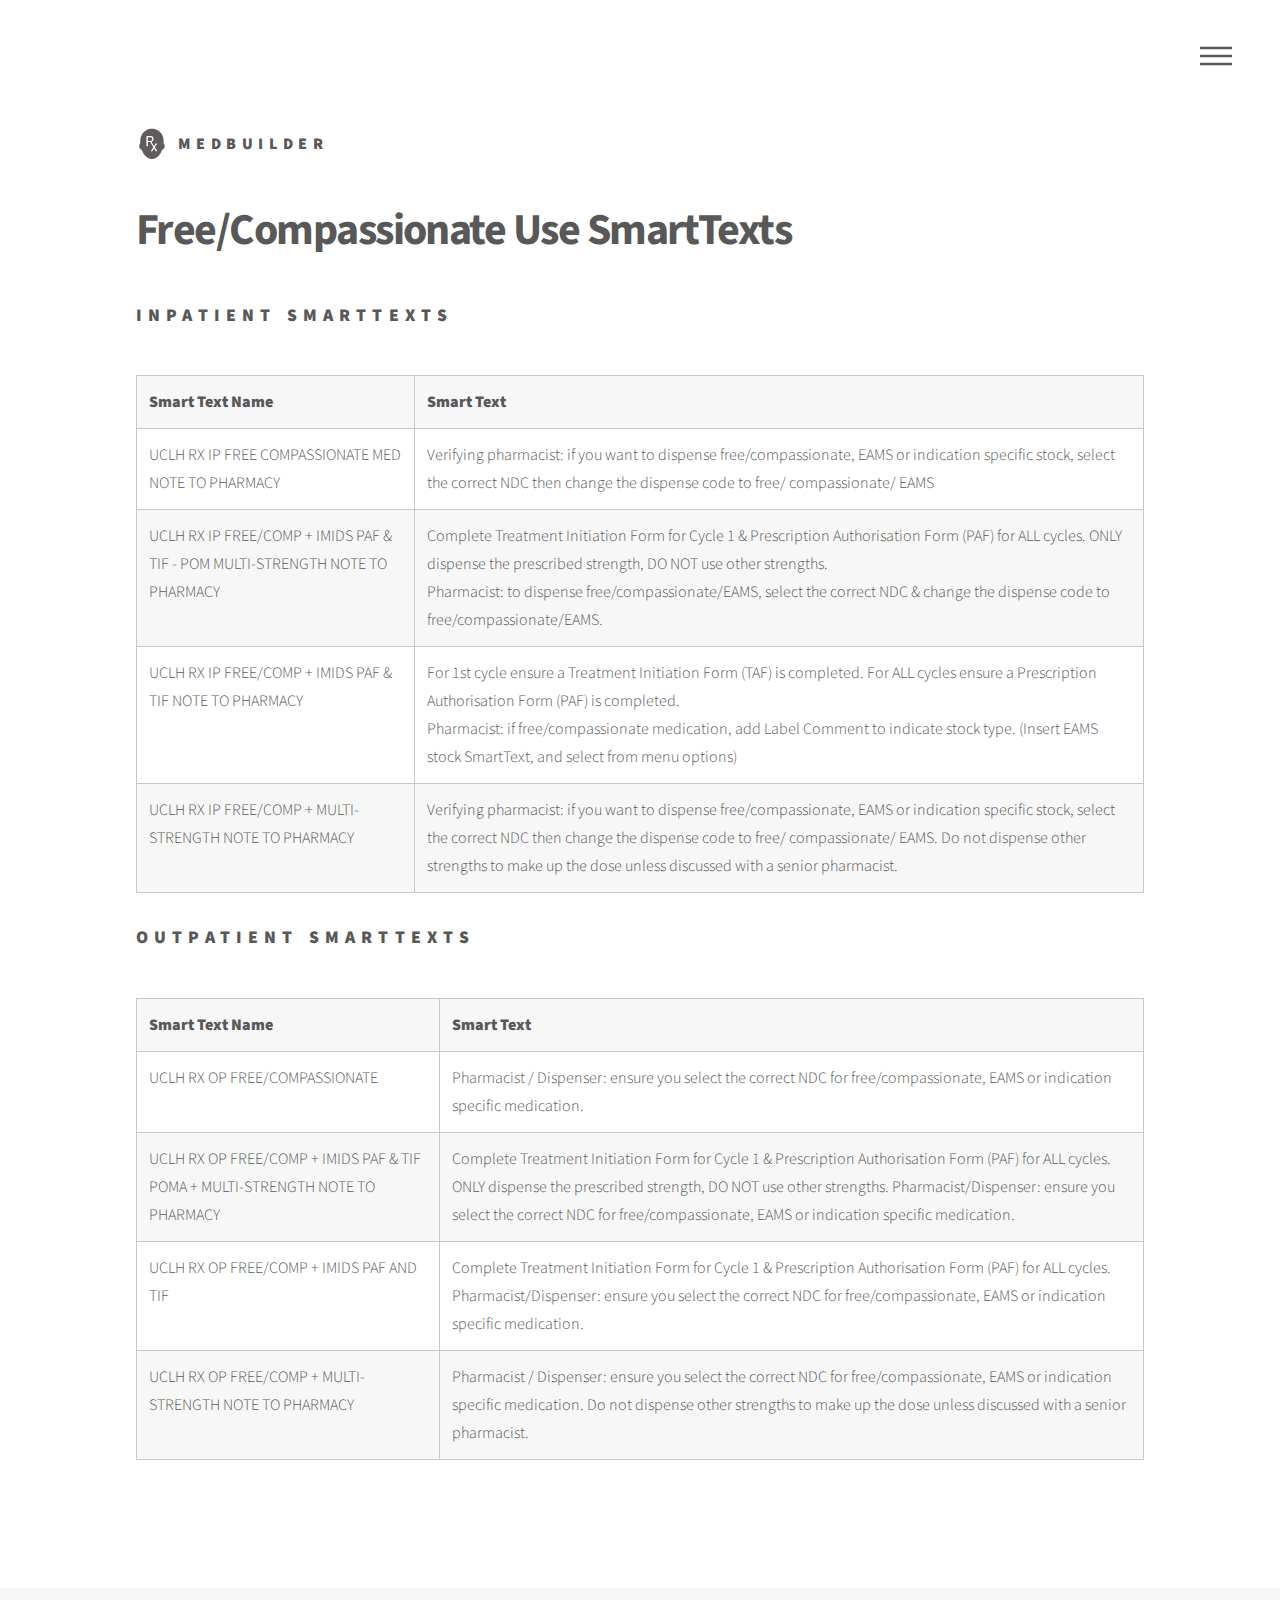
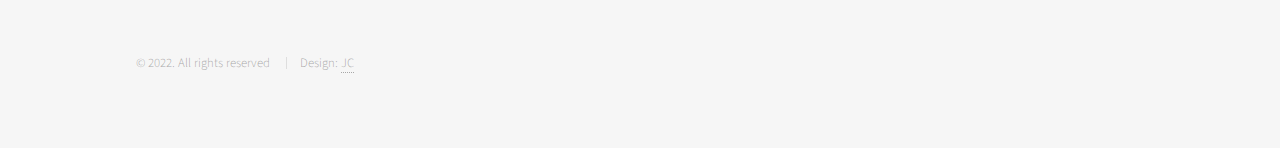
<file: foc-smarttexts.html>
<!DOCTYPE HTML>

<html>

<head>
	<title>Elements - Phantom by HTML5 UP</title>
	<meta charset="utf-8" />
	<meta name="viewport" content="width=device-width, initial-scale=1, user-scalable=no" />
	<link rel="stylesheet" href="assets/css/main.css" />
	<noscript>
		<link rel="stylesheet" href="assets/css/noscript.css" /></noscript>
		<script src="script.js"></script>
</head>

<body class="is-preload">
	<!-- Wrapper -->
	<div id="wrapper">

		<!-- Header -->
		<header id="header">
			<div class="inner">
				<main-header></main-header>
			</div>
		</header>
		<!-- Menu -->
		<nav id="menu">
			<h2>Menu</h2>
			<ul>
				<li><a href="index.html">Home</a></li>
				<li><a href="foc-smarttexts.html">FOC SmartTexts</a></li>
				<li><a href="reference-links.html">Reference Links</a></li>
				<li><a href="prn-reasons.html">PRN Reasons</a></li>
				<li><a href="groups1and3.html">Group 1 and 3</a></li>
				<li><a href="elements.html">Elements</a></li>
			</ul>
		</nav>

		<!-- Main -->
		<div id="main">
			<div class="inner">
				<h1>Free/Compassionate Use SmartTexts</h1>

				<!-- Table -->
				<section>
					<h2>INPATIENT SMARTTEXTS</h2>

					<div class="table-wrapper">
						<table class="alt">
							<thead>
								<tr>
									<th></th>
									<th></th>
								</tr>
							</thead>
							<tbody>
								<td><b>Smart Text Name</b></td>
								<td><b>Smart Text</b></td>
						
								<tr>
									<td>UCLH RX IP FREE COMPASSIONATE MED NOTE TO PHARMACY</td>
									<td>Verifying pharmacist: if you want to dispense free/compassionate, EAMS or
										indication specific stock, select the correct NDC then change the dispense code
										to free/ compassionate/ EAMS</td>
								</tr>
								<tr>
									<td>UCLH RX IP FREE/COMP + IMIDS PAF &amp; TIF - POM MULTI-STRENGTH NOTE TO PHARMACY
									</td>
									<td>Complete Treatment Initiation Form for Cycle 1 &amp; Prescription Authorisation
										Form (PAF) for ALL cycles. ONLY dispense the prescribed strength, DO NOT use
										other strengths.<br>
										Pharmacist: to dispense free/compassionate/EAMS, select the correct NDC &amp;
										change the dispense code to free/compassionate/EAMS.
									</td>
								</tr>
								
								<tr>
									<td>UCLH RX IP FREE/COMP + IMIDS PAF &amp; TIF NOTE TO PHARMACY</td>
									<td>For 1st cycle ensure a Treatment Initiation Form (TAF) is completed. For ALL
										cycles ensure a Prescription Authorisation Form (PAF) is completed.<br>
										Pharmacist: if free/compassionate medication, add Label Comment to indicate
										stock type. (Insert EAMS stock SmartText, and select from menu options)
									</td>
								</tr>
								
								<tr>
									<td>UCLH RX IP FREE/COMP + MULTI-STRENGTH NOTE TO PHARMACY</td>
									<td>Verifying pharmacist: if you want to dispense free/compassionate, EAMS or
										indication specific stock, select the correct NDC then change the dispense code
										to free/ compassionate/ EAMS. Do not dispense other strengths to make up the
										dose unless discussed with a senior pharmacist.&nbsp;</td>
								</tr>

							</tbody>

						</table>
					</div>
				</section>

				<section>
					<h2>OUTPATIENT SMARTTEXTS</h2>

					<div class="table-wrapper">
						<table class="alt">
							<thead>
								<tr>
									<th></th>
									<th></th>
								</tr>
							</thead>
							<tbody>

								<tr>
									<td><b>Smart Text Name</b></td>
									<td><b>Smart Text</b></td>
								</tr>
								<tr>
									<td>UCLH RX OP FREE/COMPASSIONATE</td>
									<td>Pharmacist / Dispenser: ensure you select the correct NDC for
										free/compassionate, EAMS or indication specific medication.</td>
								</tr>
								<tr>
									<td>UCLH RX OP FREE/COMP + IMIDS PAF &amp; TIF POMA + MULTI-STRENGTH NOTE TO
										PHARMACY</td>
									<td>Complete Treatment Initiation Form for Cycle 1 &amp; Prescription Authorisation
										Form (PAF) for ALL cycles. ONLY dispense the prescribed strength, DO NOT use
										other strengths. Pharmacist/Dispenser: ensure you select the correct NDC for
										free/compassionate, EAMS or indication specific medication.</td>
								</tr>
								<tr>
									<td>UCLH RX OP FREE/COMP + IMIDS PAF AND TIF</td>
									<td>Complete Treatment Initiation Form for Cycle 1 &amp; Prescription Authorisation
										Form (PAF) for ALL cycles. Pharmacist/Dispenser: ensure you select the correct
										NDC for free/compassionate, EAMS or indication specific medication.&nbsp;</td>
								</tr>
								<tr>
									<td>UCLH RX OP FREE/COMP + MULTI-STRENGTH NOTE TO PHARMACY</td>
									<td>Pharmacist / Dispenser: ensure you select the correct NDC for
										free/compassionate, EAMS or indication specific medication. Do not dispense
										other strengths to make up the dose unless discussed with a senior
										pharmacist.&nbsp;</td>
								</tr>


							</tbody>

						</table>
					</div>
				</section>




			</div>
		</div>

		<!-- Footer -->
		<footer id="footer">
			<div class="inner">
				<ul class="copyright">
					<li>&copy; 2022. All rights reserved</li>
					<li>Design: <a href="">JC</a></li>
				</ul>
			</div>
		</footer>

	</div>

	<!-- Scripts -->
	<script src="assets/js/jquery.min.js"></script>
	<script src="assets/js/browser.min.js"></script>
	<script src="assets/js/breakpoints.min.js"></script>
	<script src="assets/js/util.js"></script>
	<script src="assets/js/main.js"></script>

</body>

</html>
</file>
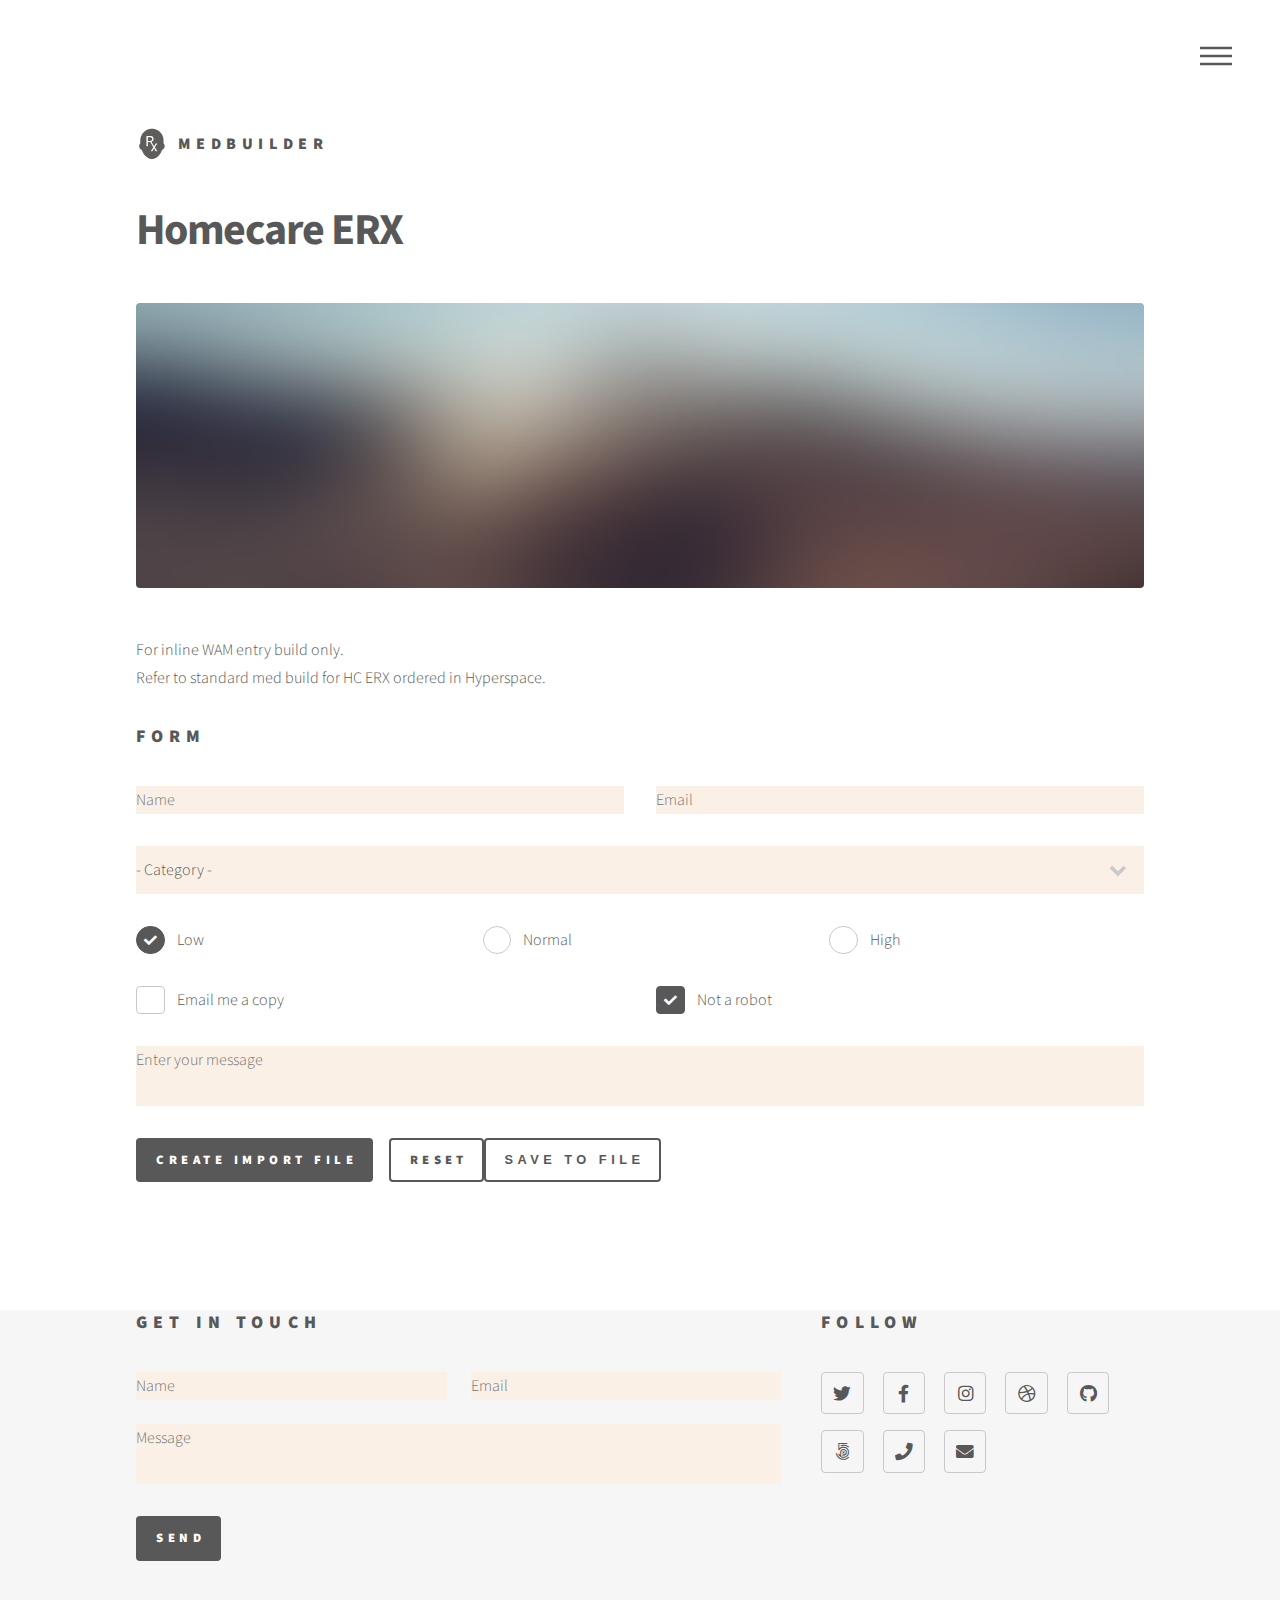
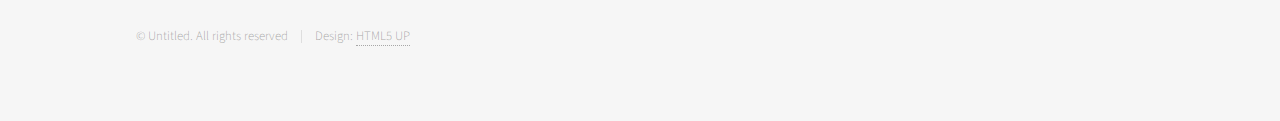
<file: generic.html>
<!DOCTYPE HTML>

<html>
	<script src="script.js"></script>
	<head>
		<title>Homecare - WAM inline order</title>
		<meta charset="utf-8" />
		<meta name="viewport" content="width=device-width, initial-scale=1, user-scalable=no" />
		<link rel="stylesheet" href="assets/css/main.css" />
		<noscript><link rel="stylesheet" href="assets/css/noscript.css" /></noscript>
	</head>
	<body class="is-preload">
		<!-- Wrapper -->
			<div id="wrapper">

				<!-- Header -->
					<header id="header">
						<div class="inner">

							<!-- Logo -->
								<a href="index.html" class="logo">
									<span class="symbol"><img src="images/logo.svg" alt="" /></span><span class="title">MedBuilder</span>
								</a>

							<!-- Nav -->
								<nav>
									<ul>
										<li><a href="#menu">Menu</a></li>
									</ul>
								</nav>

						</div>
					</header>

				<!-- Menu -->
					<nav id="menu">
						<h2>Menu</h2>
						<ul>
							<li><a href="index.html">Home</a></li>
							<li><a href="generic.html">Ipsum veroeros</a></li>
							<li><a href="generic.html">Tempus etiam</a></li>
							<li><a href="generic.html">Consequat dolor</a></li>
							<li><a href="elements.html">Elements</a></li>
						</ul>
					</nav>

				<!-- Main -->
					<div id="main">
						<div class="inner">
							<h1>Homecare ERX</h1>
							<span class="image main"><img src="images/pic13.jpg" alt="" /></span>
							<p>
								For inline WAM entry build only. <br>
								Refer to standard med build for HC ERX ordered in Hyperspace.
							</p>



							<!-- Form -->
					<section>
						<h2>Form</h2>
						<form method="post" action=saveFormAsTextFile()>
							<div class="row gtr-uniform">
								<div class="col-6 col-12-xsmall">
									<input type="text" name="demo-name" id="demo-name" value="" placeholder="Name" />
								</div>
								<div class="col-6 col-12-xsmall">
									<input type="email" name="demo-email" id="demo-email" value="" placeholder="Email" />
								</div>
								<div class="col-12">
									<select name="demo-category" id="demo-category">
										<option value="">- Category -</option>
										<option value="1">Manufacturing</option>
										<option value="1">Shipping</option>
										<option value="1">Administration</option>
										<option value="1">Human Resources</option>
									</select>
								</div>
								<div class="col-4 col-12-small">
									<input type="radio" id="demo-priority-low" name="demo-priority" checked>
									<label for="demo-priority-low">Low</label>
								</div>
								<div class="col-4 col-12-small">
									<input type="radio" id="demo-priority-normal" name="demo-priority">
									<label for="demo-priority-normal">Normal</label>
								</div>
								<div class="col-4 col-12-small">
									<input type="radio" id="demo-priority-high" name="demo-priority">
									<label for="demo-priority-high">High</label>
								</div>
								<div class="col-6 col-12-small">
									<input type="checkbox" id="demo-copy" name="demo-copy">
									<label for="demo-copy">Email me a copy</label>
								</div>
								<div class="col-6 col-12-small">
									<input type="checkbox" id="demo-human" name="demo-human" checked>
									<label for="demo-human">Not a robot</label>
								</div>
								<div class="col-12">
									<textarea name="demo-message" id="demo-message" placeholder="Enter your message" rows="6"></textarea>
								</div>
								<div class="col-12">
									<ul class="actions">
										<li><input type="submit" value="Create import file" class="primary"/>
										</li>
										<li><input type="reset" value="Reset" /></li>
										<button >
											Save to File
										  </button>
									</ul>
								</div>
							</div>
							
						</form>
					</section>
						</div>
					</div>



					

					
				<!-- Footer -->
					<footer id="footer">
						<div class="inner">
							<section>
								<h2>Get in touch</h2>
								<form method="post" action="#">
									<div class="fields">
										<div class="field half">
											<input type="text" name="name" id="name" placeholder="Name" />
										</div>
										<div class="field half">
											<input type="email" name="email" id="email" placeholder="Email" />
										</div>
										<div class="field">
											<textarea name="message" id="message" placeholder="Message"></textarea>
										</div>
									</div>
									<ul class="actions">
										<li><input type="submit" value="Send" class="primary" /></li>
									</ul>
								</form>
							</section>
							<section>
								<h2>Follow</h2>
								<ul class="icons">
									<li><a href="#" class="icon brands style2 fa-twitter"><span class="label">Twitter</span></a></li>
									<li><a href="#" class="icon brands style2 fa-facebook-f"><span class="label">Facebook</span></a></li>
									<li><a href="#" class="icon brands style2 fa-instagram"><span class="label">Instagram</span></a></li>
									<li><a href="#" class="icon brands style2 fa-dribbble"><span class="label">Dribbble</span></a></li>
									<li><a href="#" class="icon brands style2 fa-github"><span class="label">GitHub</span></a></li>
									<li><a href="#" class="icon brands style2 fa-500px"><span class="label">500px</span></a></li>
									<li><a href="#" class="icon solid style2 fa-phone"><span class="label">Phone</span></a></li>
									<li><a href="#" class="icon solid style2 fa-envelope"><span class="label">Email</span></a></li>
								</ul>
							</section>
							<ul class="copyright">
								<li>&copy; Untitled. All rights reserved</li><li>Design: <a href="http://html5up.net">HTML5 UP</a></li>
							</ul>
						</div>
					</footer>

			</div>

		<!-- Scripts -->
			<script src="assets/js/jquery.min.js"></script>
			<script src="assets/js/browser.min.js"></script>
			<script src="assets/js/breakpoints.min.js"></script>
			<script src="assets/js/util.js"></script>
			<script src="assets/js/main.js"></script>

	</body>
</html>
</file>
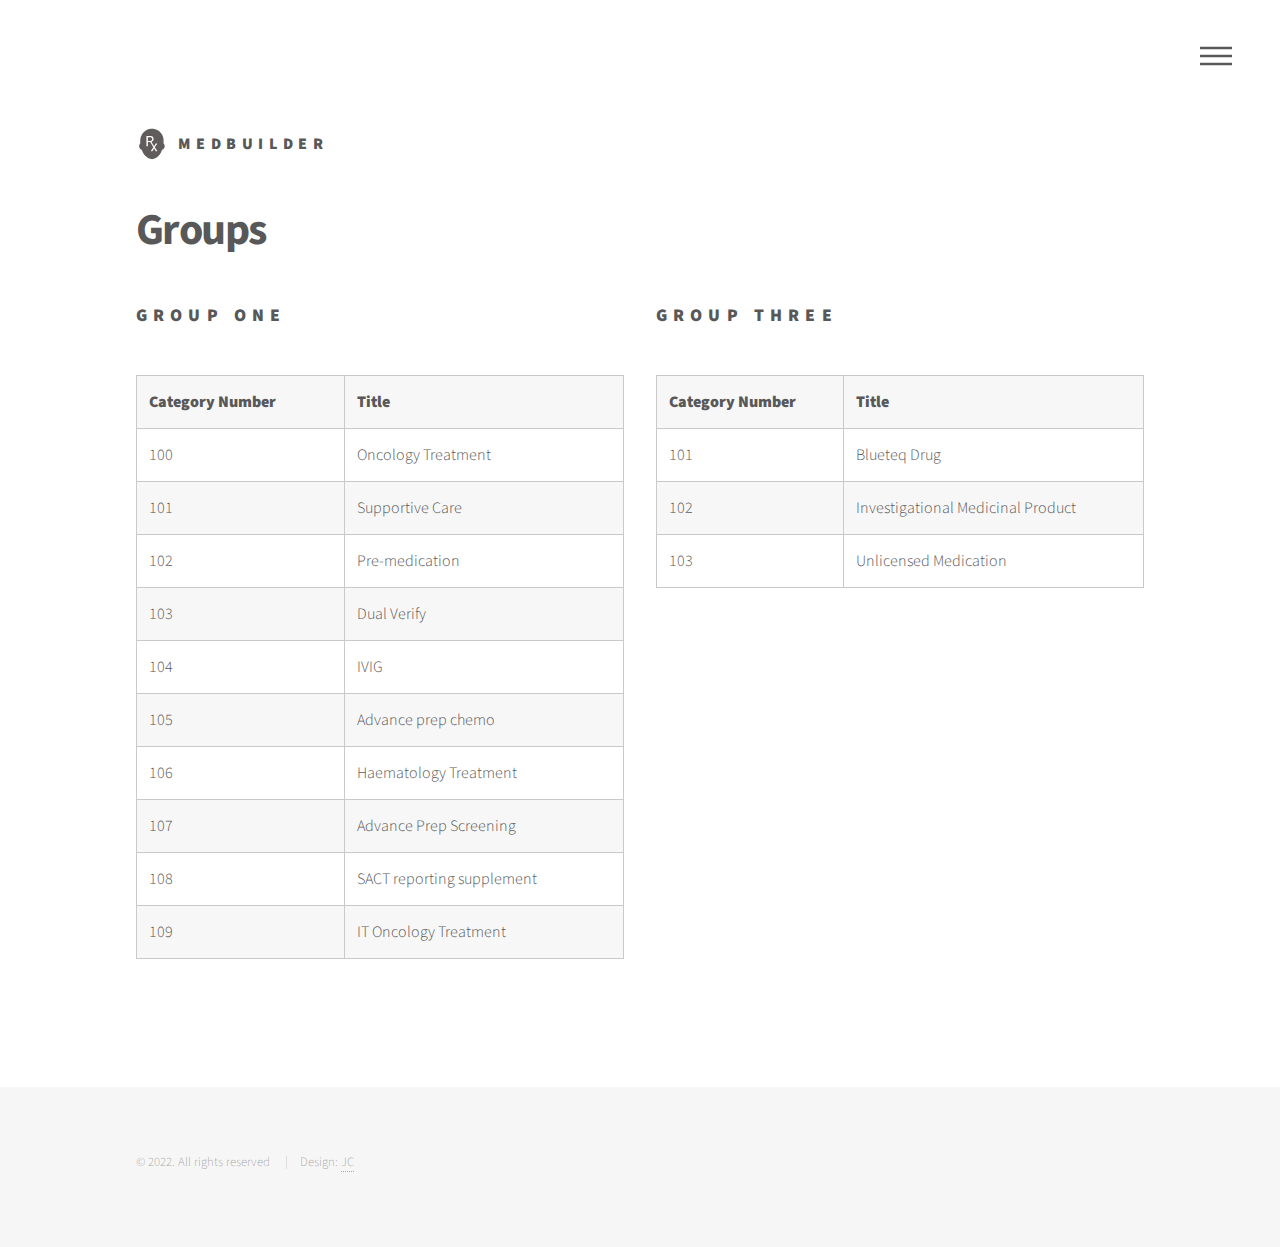
<file: groups1and3.html>
<!DOCTYPE HTML>
<!--
	Phantom by HTML5 UP
	html5up.net | @ajlkn
	Free for personal and commercial use under the CCA 3.0 license (html5up.net/license)
-->
<html>

<head>
	<title>Group One and Three</title>
	<meta charset="utf-8" />
	<meta name="viewport" content="width=device-width, initial-scale=1, user-scalable=no" />
	<link rel="stylesheet" href="assets/css/main.css" />
	<noscript>
		<link rel="stylesheet" href="assets/css/noscript.css" /></noscript>
	<script src="script.js"></script>
</head>

<body class="is-preload">
	<!-- Wrapper -->
	<div id="wrapper">

		<!-- Header -->
		<header id="header">
			<div class="inner">
				<main-header></main-header>
			</div>
		</header>
		<!-- Menu -->
		<nav id="menu">
			<h2>Menu</h2>
			<ul>
				<li><a href="index.html">Home</a></li>
				<li><a href="foc-smarttexts.html">FOC SmartTexts</a></li>
				<li><a href="reference-links.html">Reference Links</a></li>
				<li><a href="prn-reasons.html">PRN Reasons</a></li>
				<li><a href="groups1and3.html">Group 1 and 3</a></li>
				<li><a href="elements.html">Elements</a></li>
			</ul>
		</nav>

		<!-- Main -->
		<div id="main">
			<div class="inner">
				<h1>Groups</h1>

				<!-- Table -->
				<section>
					<div class="row">
						<div class="col-6 col-12-medium">
							<h2>Group One</h2>

							<div class="table-wrapper">
								<table class="alt">
									<thead>
										<tr>
											<th></th>
											<th></th>
										</tr>
									</thead>
									<tbody>
										<tr>
											<td><b>Category Number</b></td>
											<td><b>Title</b></td>
										</tr>
										<tr>
											<td>100</td>
											<td>Oncology Treatment</td>
										</tr>
										<tr>
											<td>101</td>
											<td>Supportive Care</td>
										</tr>
										<tr>
											<td>102</td>
											<td>Pre-medication</td>
										</tr>
										<tr>
											<td>103</td>
											<td>Dual Verify</td>
										</tr>
										<tr>
											<td>104</td>
											<td>IVIG</td>
										</tr>
										<tr>
											<td>105</td>
											<td>Advance prep chemo</td>
										</tr>
										<tr>
											<td>106</td>
											<td>Haematology Treatment</td>
										</tr>
										<tr>
											<td>107</td>
											<td>Advance Prep Screening</td>
										</tr>
										<tr>
											<td>108</td>
											<td>SACT reporting supplement</td>
										</tr>
										<tr>
											<td>109</td>
											<td>IT Oncology Treatment</td>
										</tr>
									</tbody>

								</table>
							</div>
						</div>

						<div class="col-6 col-12-medium">
							<h2>Group Three</h2>

							<div class="table-wrapper">
								<table class="alt">
									<thead>
										<tr>
											<th></th>
											<th></th>
										</tr>
									</thead>
									<tbody>
										<tr>
											<td><b>Category Number</b></td>
											<td><b>Title</b></td>
										</tr>
										<tr>
											<td>101</td>
											<td>Blueteq Drug</td>
										</tr>
										<tr>
											<td>102</td>
											<td>Investigational Medicinal Product</td>
										</tr>
										<tr>
											<td>103</td>
											<td>Unlicensed Medication</td>
										</tr>

									</tbody>

								</table>
							</div>
						</div>


					</div>
				</section>


			</div>
		</div>

		<!-- Footer -->
		<footer id="footer">
			<div class="inner">
				<ul class="copyright">
					<li>&copy; 2022. All rights reserved</li>
					<li>Design: <a href="">JC</a></li>
				</ul>
			</div>
		</footer>

	</div>

	<!-- Scripts -->
	<script src="assets/js/jquery.min.js"></script>
	<script src="assets/js/browser.min.js"></script>
	<script src="assets/js/breakpoints.min.js"></script>
	<script src="assets/js/util.js"></script>
	<script src="assets/js/main.js"></script>

</body>

</html>
</file>
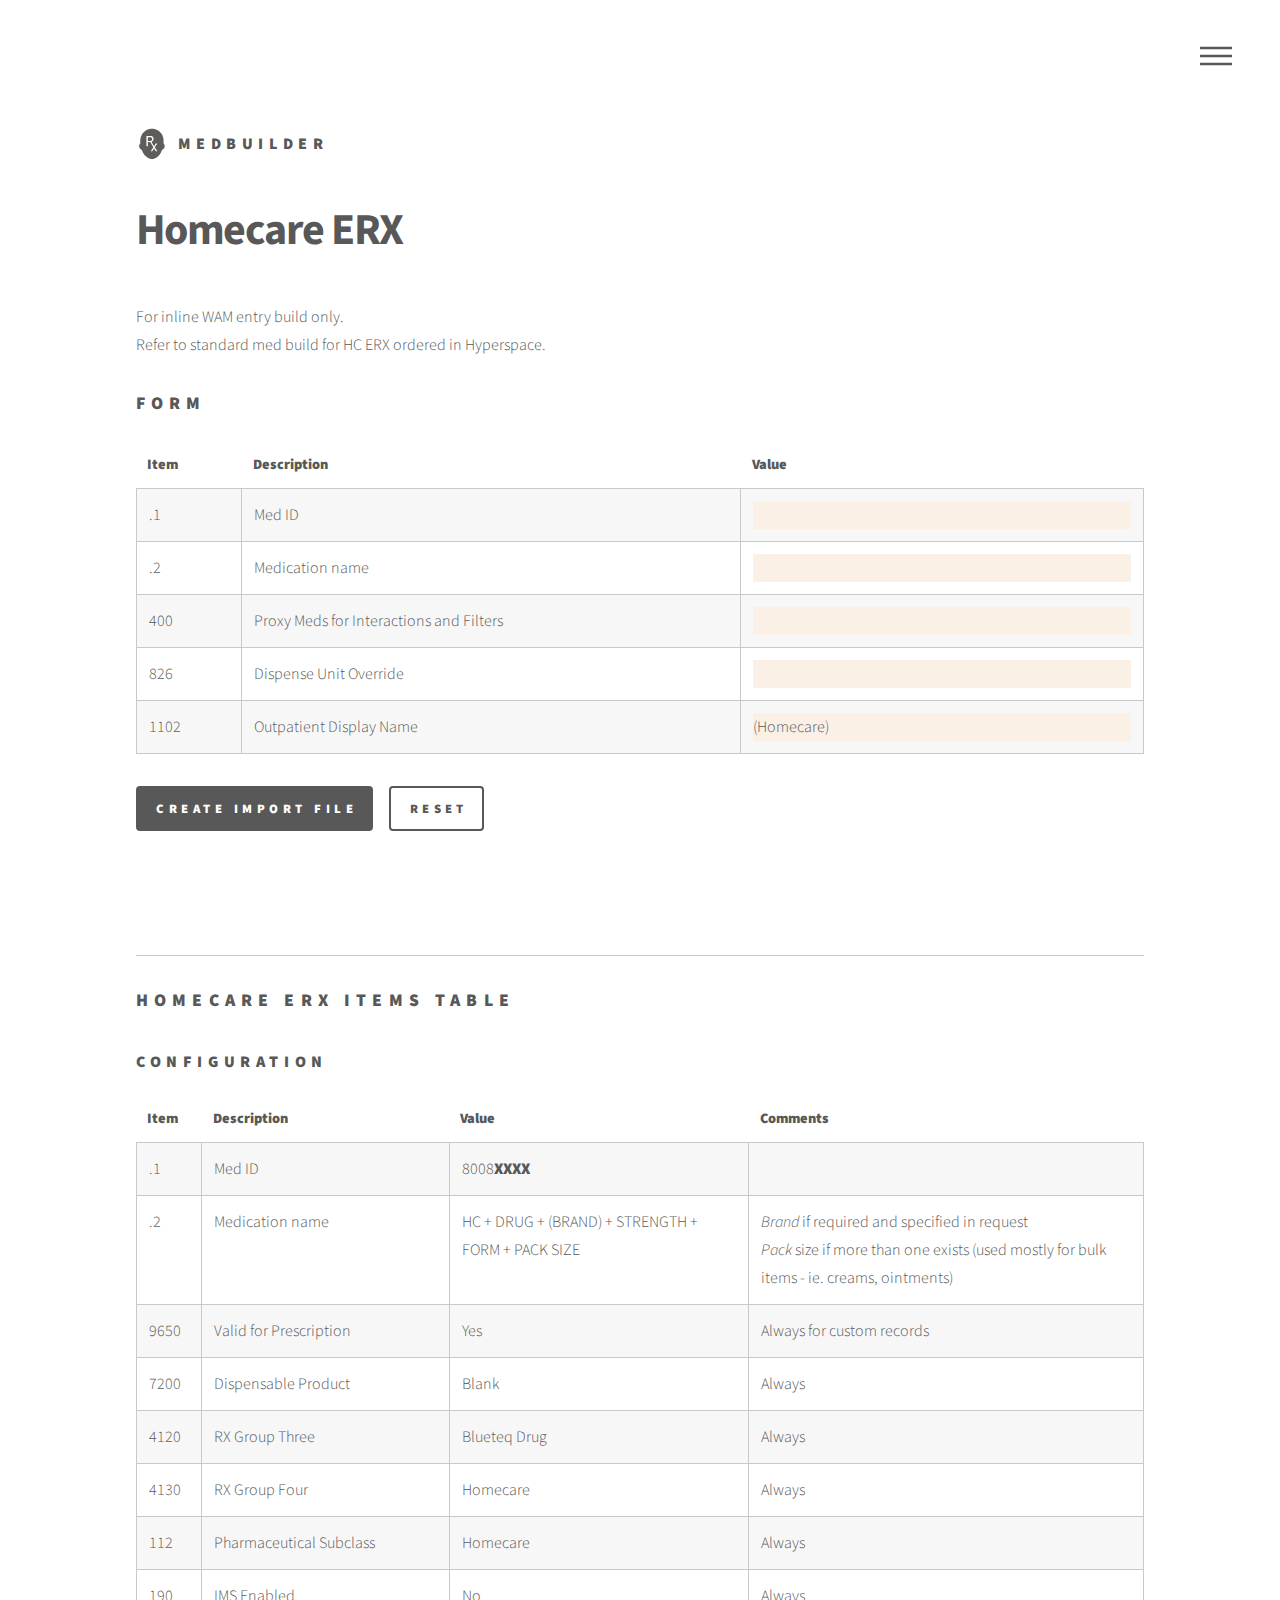
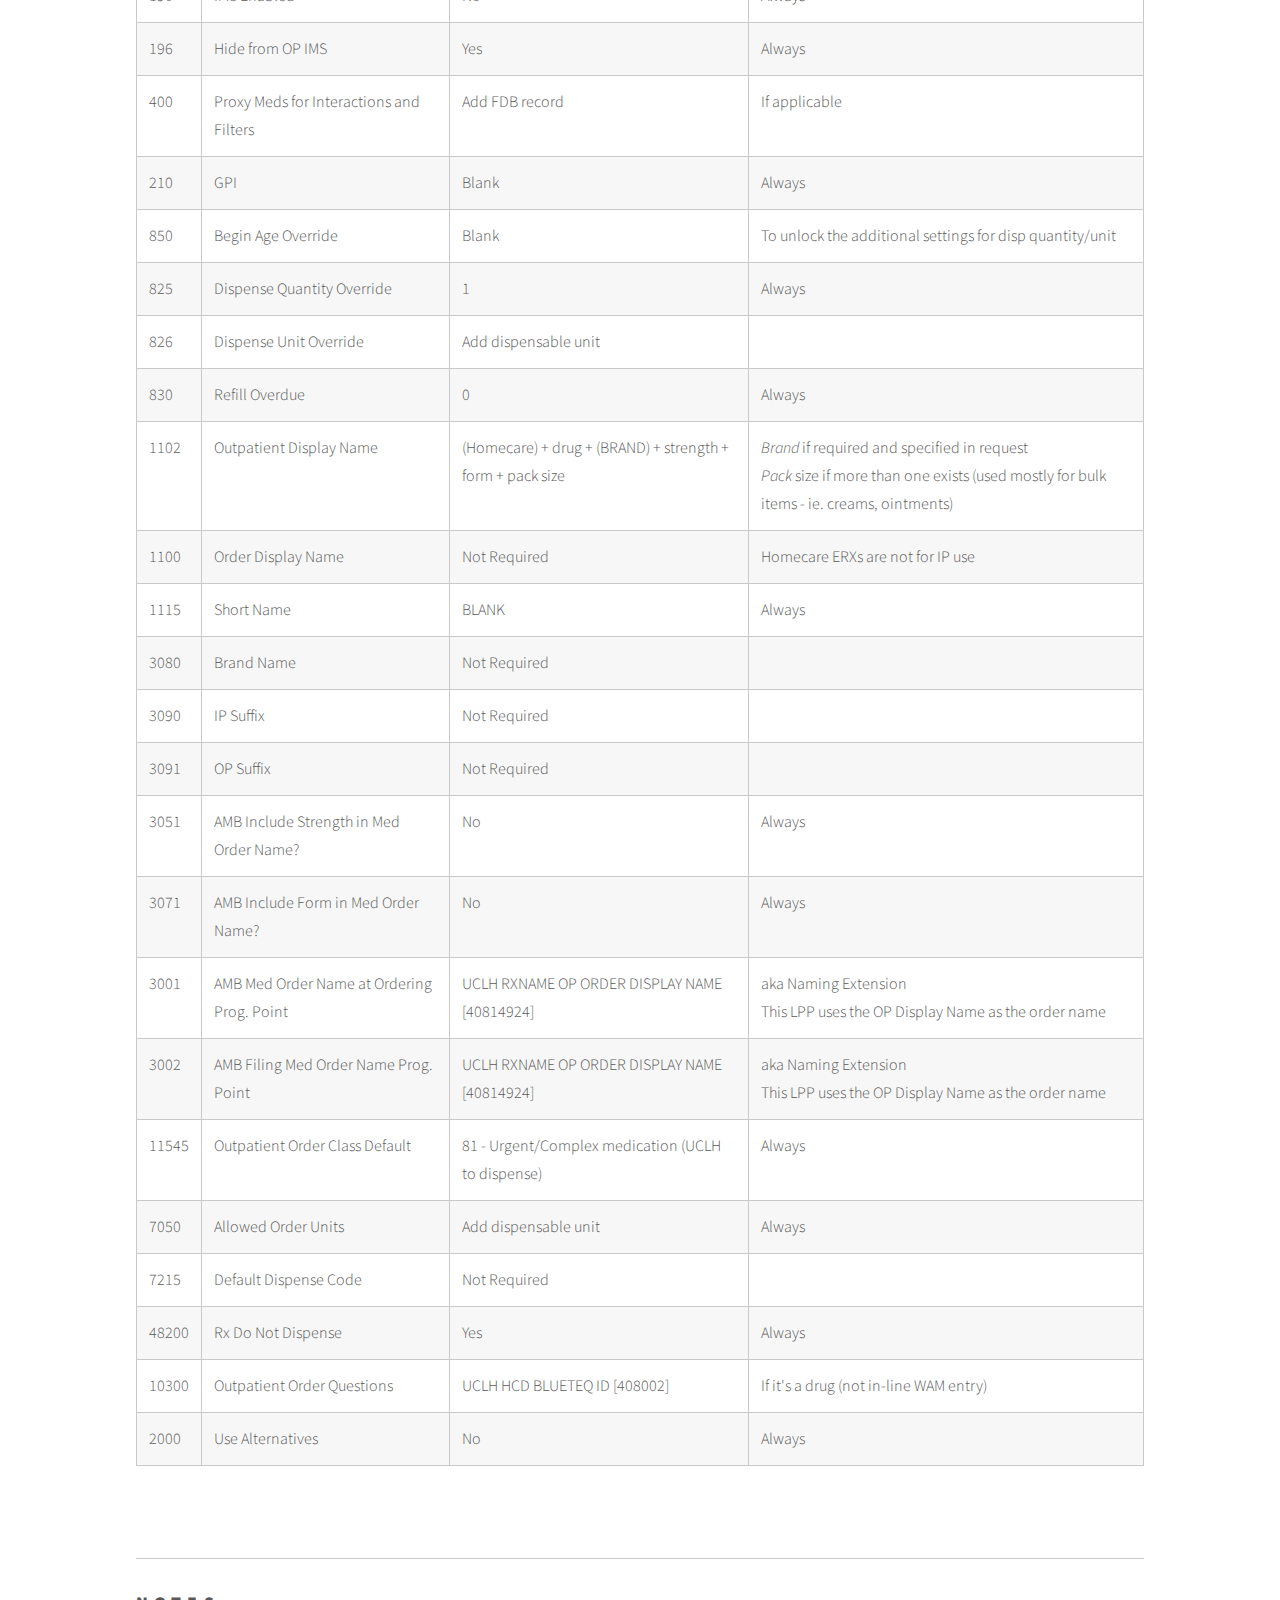
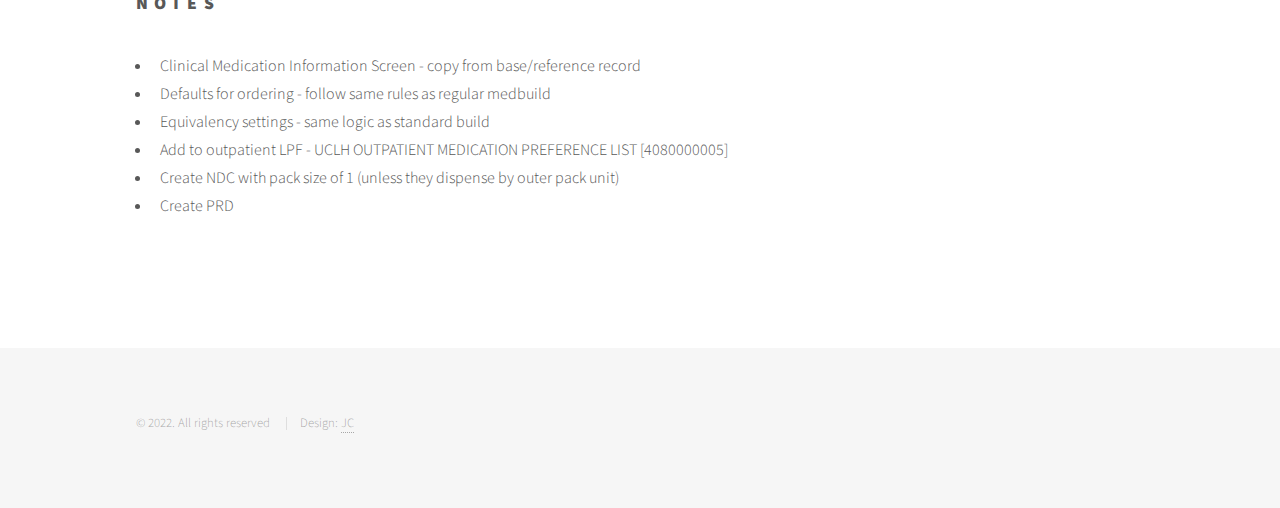
<file: homecare.html>
<!DOCTYPE HTML>

<html>


<head>
	<title>Homecare - WAM inline order</title>
	<meta charset="utf-8" />
	<meta name="viewport" content="width=device-width, initial-scale=1, user-scalable=no" />
	<link rel="stylesheet" href="assets/css/main.css" />
	<noscript>
		<link rel="stylesheet" href="assets/css/noscript.css" /></noscript>
	<script src="script.js"></script>
</head>

<body class="is-preload">
	<!-- Wrapper -->
	<div id="wrapper">

		<!-- Header -->
		<header id="header">
			<div class="inner">
				<main-header></main-header>
			</div>
		</header>
		<!-- Menu -->
		<nav id="menu">
			<h2>Menu</h2>
			<ul>
				<li><a href="index.html">Home</a></li>
				<li><a href="foc-smarttexts.html">FOC SmartTexts</a></li>
				<li><a href="reference-links.html">Reference Links</a></li>
				<li><a href="prn-reasons.html">PRN Reasons</a></li>
				<li><a href="groups1and3.html">Group 1 and 3</a></li>
				<li><a href="elements.html">Elements</a></li>
			</ul>
		</nav>

		<!-- Main -->
		<div id="main">
			<div class="inner">
				<h1>Homecare ERX</h1>
				<!-- <span class="image main"><img src="images/pic13.jpg" alt="" /></span> -->
				<p>
					For inline WAM entry build only. <br>
					Refer to standard med build for HC ERX ordered in Hyperspace.
				</p>



				<!-- Form -->
				<section>
					<h2>Form</h2>
					<form onsubmit="saveFormAsTextFile(); return false;">
						<div class="table-wrapper">
							<table class="alt">
								<thead>
									<tr>
										<th>Item</th>
										<th>Description</th>
										<th>Value</th>
									</tr>
								</thead>
								<tbody>
									<tr>
										<td>.1</td>
										<td>Med ID</td>
										<td>
											<div class="t-top t-lg full-width" data-tooltip="Enter 8008 + 4 numbers">
												<input type="text" name="med-id" id="med-id" autocomplete="off" required
													pattern="[8008]+[0-9]{4}" />
											</div>
										</td>
									</tr>
									<tr>
										<td>.2</td>
										<td>
											<div class="t-top t-lg full-width"
												data-tooltip="Add BRAND if required. PACK SIZE if more than one exists (used mostly for bulk items - ie. creams, ointments)">
												Medication name</div>

										</td>
										<td>
											<div class="t-top t-xl full-width"
												data-tooltip="HC + DRUG + (BRAND) + STRENGTH + FORM + PACK SIZE">
												<input type="text" name="drug-name" id="drug-name"
													autocomplete="off" required />
											</div>
										</td>

									</tr>
									<tr>
										<td>400</td>
										<td>Proxy Meds for Interactions and Filters</td>
										<td>
											<div class="t-top t-md full-width" data-tooltip="Add FDB record, if applicable">
												<input type="text" name="proxy-meds" id="proxy-meds" data-html="true"
													/>
											</div>
										</td>
									</tr>
									<tr>
										<td>826</td>
										<td>Dispense Unit Override</td>
										<td>
											<div class="t-top t-xl full-width" data-tooltip="Add dispensable unit">
												<input type="text" name="disp-unit" id="disp-unit" autocomplete="off"
													required />
											</div>
										</td>
									</tr>
									<tr>
										<td>1102</td>
										<td>Outpatient Display Name</td>
										<td>
											<div class="t-top t-xl full-width"
												data-tooltip="(Homecare) + drug + (BRAND) + strength + form + pack size">
												<input type="text" name="op-name" id="op-name" autocomplete="off"
												value="(Homecare) "	required />
											</div>
										</td>
									</tr>
								</tbody>
							</table>
						</div>
						<div class="col-12">
							<ul class="actions">
								<li><input type="submit" value="Create import file" class="primary" />
								</li>
								<li><input type="reset" value="Reset" /></li>
							</ul>
						</div>



						<!-- <div class="row gtr-uniform">
								<div class="col-6 col-12-xsmall">
									<label for="med-id">Med ID</label>
									<input type="text" name="med-id" id="med-id" placeholder="8008 + 4 numbers" required/>
								</div>
								<div class="col-6 col-12-xsmall">
									<label for="drug-name">Drug name</label>
									<input type="email" name="drug-name" id="drug-name" value="" placeholder="Drug name" />
								</div>

								<div class="col-6 col-12-xsmall">
									<label for="med-id">Med ID</label>
									<input type="text" name="med-id" id="med-id" placeholder="Med ID"/>
								</div>
								<div class="col-6 col-12-xsmall">
									<input type="email" name="demo-email" id="demo-email" value="" placeholder="Email" />
								</div>
								

								<div class="col-12">
									<select name="demo-category" id="demo-category">
										<option value="">- Category -</option>
										<option value="1">Manufacturing</option>
										<option value="1">Shipping</option>
										<option value="1">Administration</option>
										<option value="1">Human Resources</option>
									</select>
								</div>
								<div class="col-4 col-12-small">
									<input type="radio" id="demo-priority-low" name="demo-priority" checked>
									<label for="demo-priority-low">Low</label>
								</div>
								<div class="col-4 col-12-small">
									<input type="radio" id="demo-priority-normal" name="demo-priority">
									<label for="demo-priority-normal">Normal</label>
								</div>
								<div class="col-4 col-12-small">
									<input type="radio" id="demo-priority-high" name="demo-priority">
									<label for="demo-priority-high">High</label>
								</div>
								<div class="col-6 col-12-small">
									<input type="checkbox" id="demo-copy" name="demo-copy">
									<label for="demo-copy">Email me a copy</label>
								</div>
								<div class="col-6 col-12-small">
									<input type="checkbox" id="demo-human" name="demo-human" checked>
									<label for="demo-human">Not a robot</label>
								</div>
								<div class="col-12">
									<textarea name="demo-message" id="demo-message" placeholder="Enter your message" rows="6"></textarea>
								</div>
								<div class="col-12">
									<ul class="actions">
										<li><input type="submit" value="Create import file" class="primary"/>
										</li>
										<li><input type="reset" value="Reset" /></li>
									</ul>
								</div>
							</div> -->

					</form>
				</section>

				<br>
				<hr>

				<!-- Table -->
				<section>
					<h2>Homecare ERX Items Table</h2>


					<h3>Configuration</h3>
					<div class="table-wrapper">
						<table class="alt">
							<thead>
								<tr>
									<th>Item</th>
									<th>Description</th>
									<th>Value</th>
									<th>Comments</th>
								</tr>
							</thead>
							<tbody>
								<tr>
									<td>.1</td>
									<td>Med ID</td>
									<td>8008<b>XXXX</b></td>
									<td></td>
								</tr>
								<tr>
									<td>.2</td>
									<td>Medication name</td>
									<td>HC + DRUG + (BRAND) + STRENGTH + FORM + PACK SIZE</td>
									<td><em>Brand</em> if required and specified in request<br /><em>Pack</em> size if
										more than one exists (used mostly for bulk items - ie. creams, ointments)
									</td>
								</tr>
								<tr>
									<td>9650</td>
									<td>Valid for Prescription</td>
									<td>Yes</td>
									<td>Always for custom records</td>
								</tr>
								<tr>
									<td>7200</td>
									<td>Dispensable Product</td>
									<td>Blank</td>
									<td>Always</td>
								</tr>
								<tr>
									<td>4120</td>
									<td>RX Group Three</td>
									<td>Blueteq Drug</td>
									<td>Always</td>
								</tr>
								<tr>
									<td>4130</td>
									<td>RX Group Four</td>
									<td>Homecare</td>
									<td>Always</td>
								</tr>
								<tr>
									<td>112</td>
									<td>Pharmaceutical Subclass</td>
									<td>Homecare</td>
									<td>Always</td>
								</tr>
								<tr>
									<td>190</td>
									<td>IMS Enabled</td>
									<td>No</td>
									<td>Always</td>
								</tr>
								<tr>
									<td>196</td>
									<td>Hide from OP IMS</td>
									<td>Yes</td>
									<td>Always</td>
								</tr>
								<tr>
									<td>400</td>
									<td>Proxy Meds for Interactions and Filters</td>
									<td>Add FDB record</td>
									<td>If applicable</td>
								</tr>
								<tr>
									<td>210</td>
									<td>GPI</td>
									<td>Blank</td>
									<td>Always</td>
								</tr>
								<tr>
									<td>850</td>
									<td>Begin Age Override</td>
									<td>Blank</td>
									<td>To unlock the additional settings for disp quantity/unit</td>
								</tr>
								<tr>
									<td>825</td>
									<td>Dispense Quantity Override</td>
									<td>1</td>
									<td>Always</td>
								</tr>
								<tr>
									<td>826</td>
									<td>Dispense Unit Override</td>
									<td>Add dispensable unit</td>
									<td></td>
								</tr>
								<tr>
									<td>830</td>
									<td>Refill Overdue</td>
									<td>0</td>
									<td>Always</td>
								</tr>
								<tr>
									<td>1102</td>
									<td>Outpatient Display Name</td>
									<td>(Homecare) + drug + (BRAND) + strength + form + pack size</td>
									<td><em>Brand</em> if required and specified in request<br /><em>Pack</em> size if
										more than one exists (used mostly for bulk items - ie. creams, ointments)</td>
								</tr>
								<tr>
									<td>1100</td>
									<td>Order Display Name</td>
									<td>Not Required</td>
									<td>Homecare ERXs are not for IP use</td>
								</tr>
								<tr>
									<td>1115</td>
									<td>Short Name</td>
									<td>BLANK</td>
									<td>Always</td>
								</tr>
								<tr>
									<td>3080</td>
									<td>Brand Name</td>
									<td>Not Required</td>
									<td></td>
								</tr>
								<tr>
									<td>3090</td>
									<td>IP Suffix</td>
									<td>Not Required</td>
									<td></td>
								</tr>
								<tr>
									<td>3091</td>
									<td>OP Suffix</td>
									<td>Not Required</td>
									<td></td>
								</tr>
								<tr>
									<td>3051</td>
									<td>AMB Include Strength in Med Order Name?</td>
									<td>No</td>
									<td>Always</td>
								</tr>
								<tr>
									<td>3071</td>
									<td>AMB Include Form in Med Order Name?</td>
									<td>No</td>
									<td>Always</td>
								</tr>
								<tr>
									<td>3001</td>
									<td>AMB Med Order Name at Ordering Prog. Point</td>
									<td>UCLH RXNAME OP ORDER DISPLAY NAME [40814924]</td>
									<td>aka Naming Extension<br />This LPP uses the OP Display Name as the order name
									</td>
								</tr>
								<tr>
									<td>3002</td>
									<td>AMB Filing Med Order Name Prog. Point</td>
									<td>UCLH RXNAME OP ORDER DISPLAY NAME [40814924]</td>
									<td>aka Naming Extension<br />This LPP uses the OP Display Name as the order name
									</td>
								</tr>
								<tr>
									<td>11545</td>
									<td>Outpatient Order Class Default</td>
									<td>81 - Urgent/Complex medication (UCLH to dispense)</td>
									<td>Always</td>
								</tr>
								<tr>
									<td>7050</td>
									<td>Allowed Order Units</td>
									<td>Add dispensable unit</td>
									<td>Always</td>
								</tr>
								<tr>
									<td>7215</td>
									<td>Default Dispense Code</td>
									<td>Not Required</td>
									<td></td>

								</tr>
								<tr>
									<td>48200</td>
									<td>Rx Do Not Dispense</td>
									<td>Yes</td>
									<td>Always</td>
								</tr>
								<tr>
									<td>10300</td>
									<td>Outpatient Order Questions</td>
									<td>UCLH HCD BLUETEQ ID [408002]</td>
									<td>If it's a drug (not in-line WAM entry)</td>
								</tr>
								<tr>
									<td>2000</td>
									<td>Use Alternatives</td>
									<td>No</td>
									<td>Always</td>
								</tr>
							</tbody>
						</table>
					</div>
				</section>

				<!-- Lists -->
				<br>
				<hr>
				<section>
					<h2>Notes</h2>
					<div class="row">
						<div class="col-12-large">
							<!-- <h3>Unordered</h3> -->
							<ul>
								<li>Clinical Medication Information Screen - copy from base/reference record</li>
								<li>Defaults for ordering - follow same rules as regular medbuild</li>
								<li>Equivalency settings - same logic as standard build</li>
								<li>Add to outpatient LPF - UCLH OUTPATIENT MEDICATION PREFERENCE LIST [4080000005]</li>
								<li>Create NDC with pack size of 1 (unless they dispense by outer pack unit)</li>
								<li>Create PRD</li>
							</ul>
						</div>
					</div>
				</section>

			</div>
		</div>






		<!-- Footer -->
		<footer id="footer">
			<div class="inner">
				<ul class="copyright">
					<li>&copy; 2022. All rights reserved</li>
					<li>Design: <a href="">JC</a></li>
				</ul>
			</div>
		</footer>

	</div>

	<!-- Scripts -->
	<script src="assets/js/jquery.min.js"></script>
	<script src="assets/js/browser.min.js"></script>
	<script src="assets/js/breakpoints.min.js"></script>
	<script src="assets/js/util.js"></script>
	<script src="assets/js/main.js"></script>

</body>

</html>
</file>
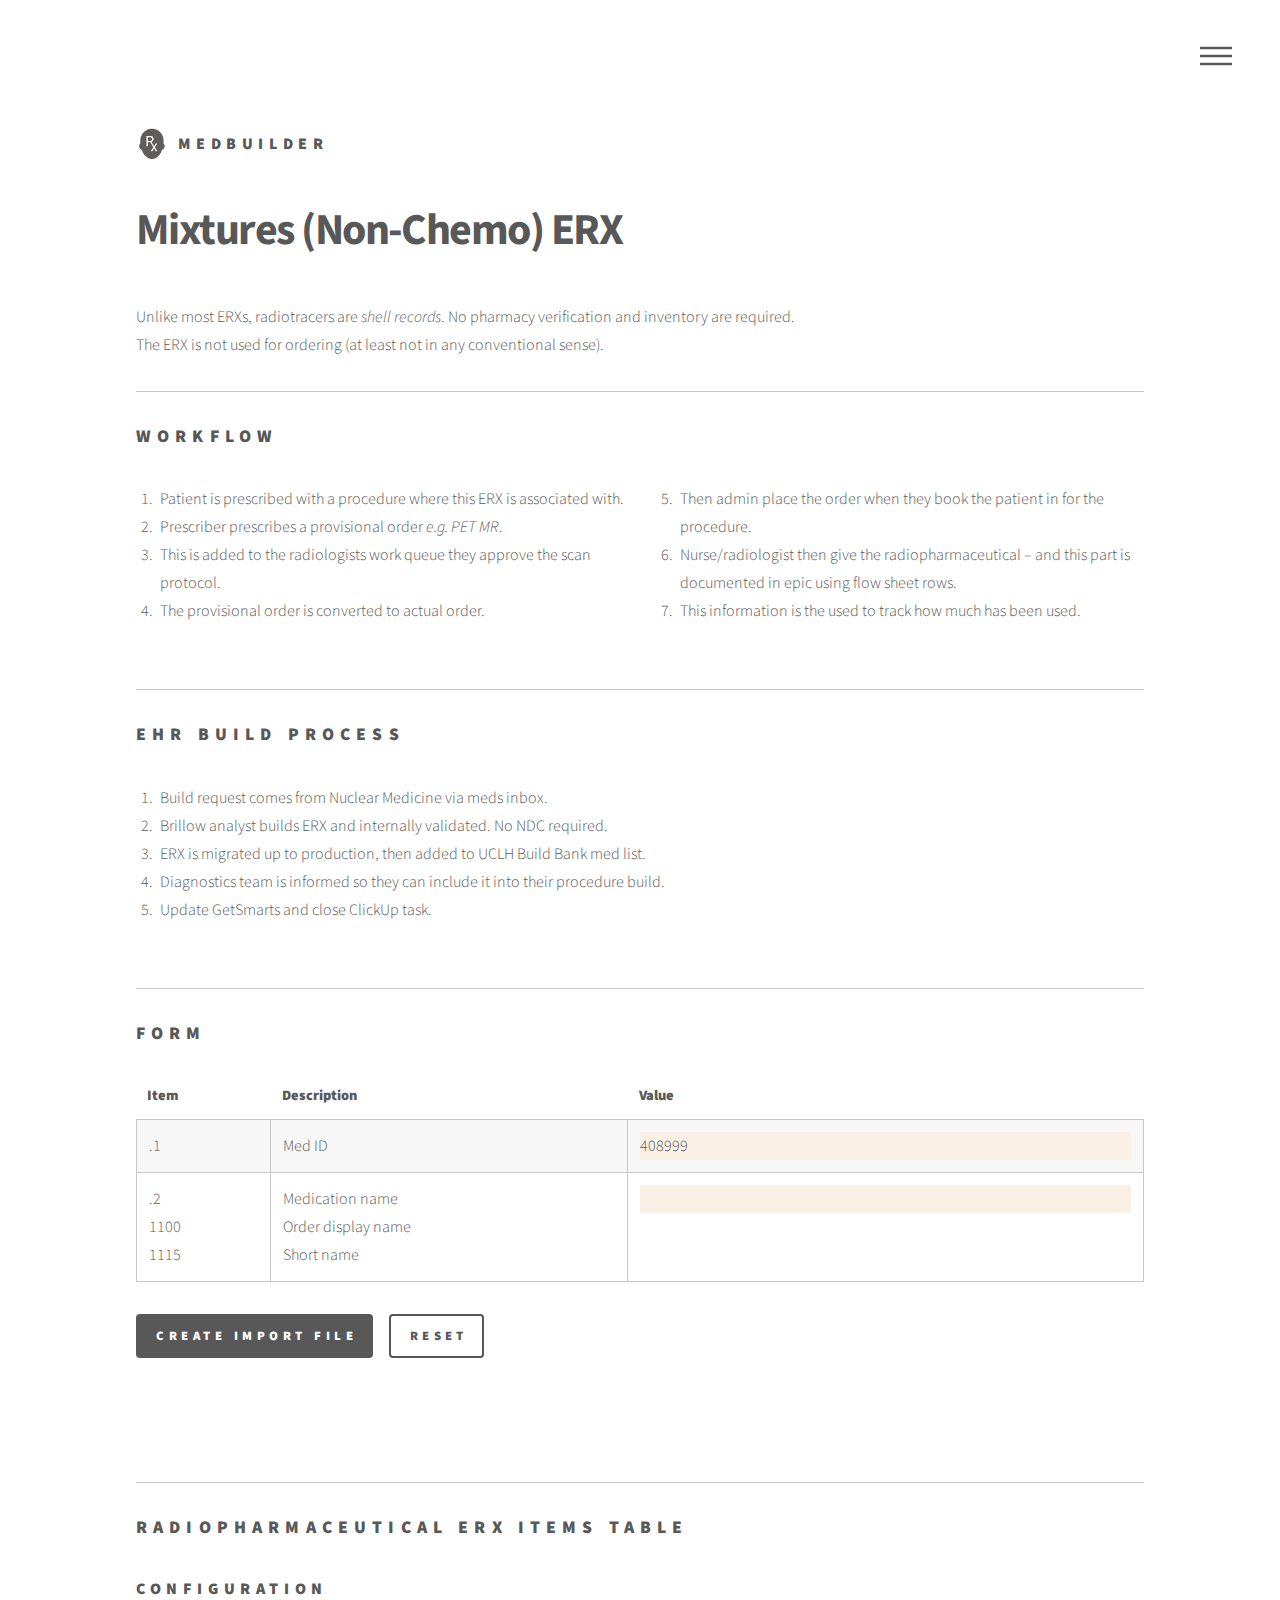
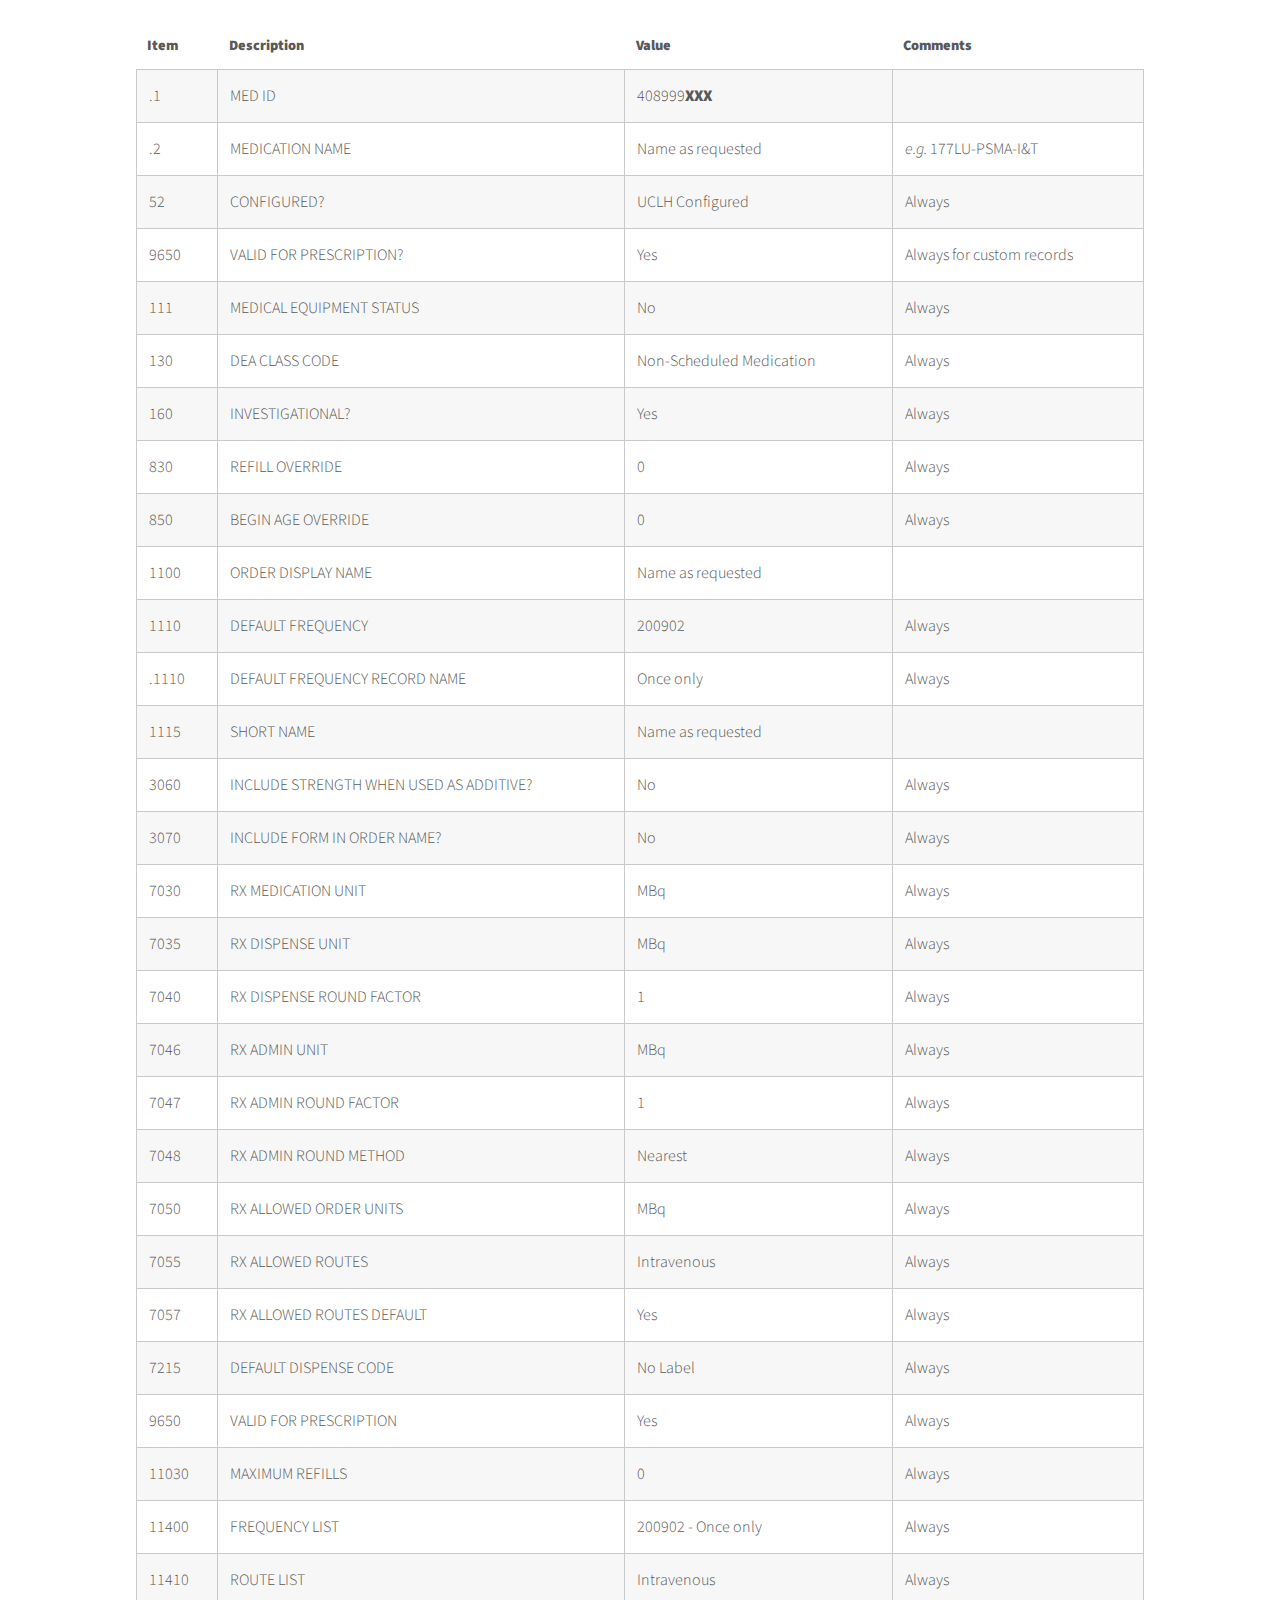
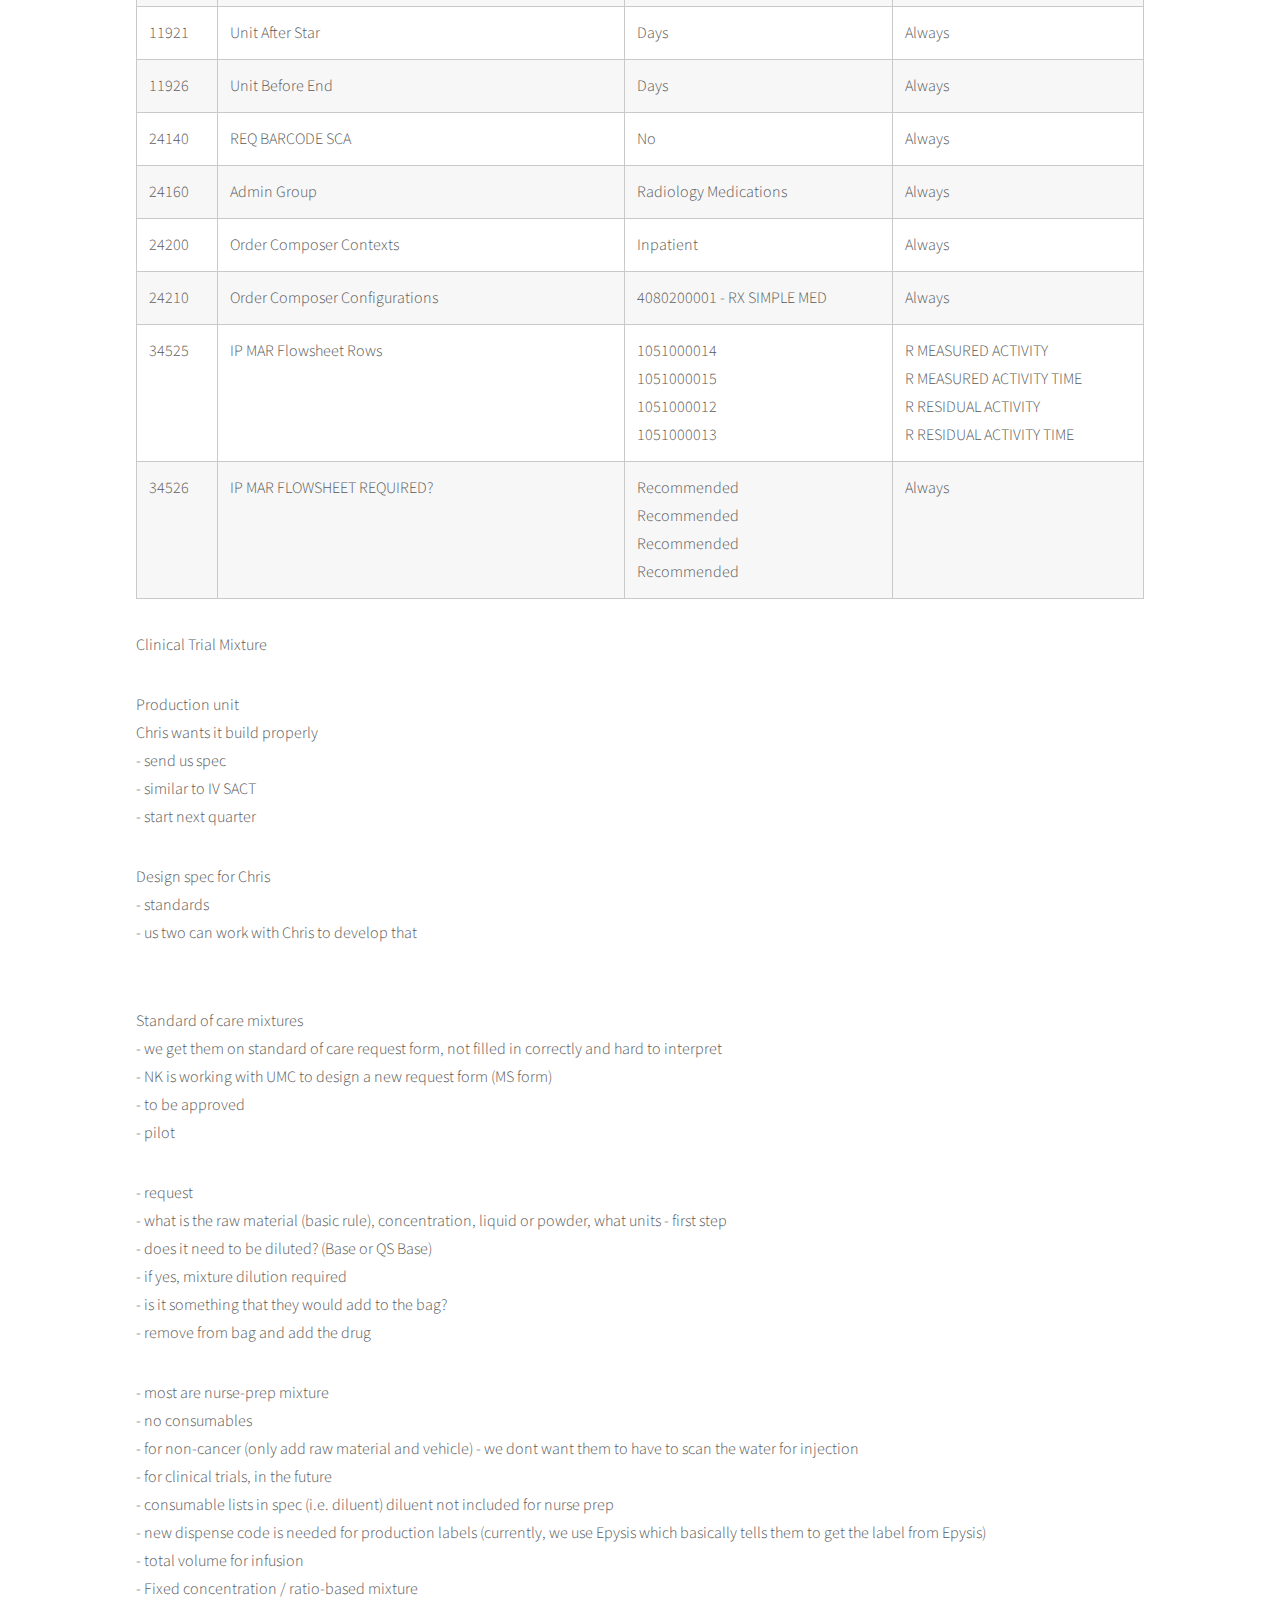
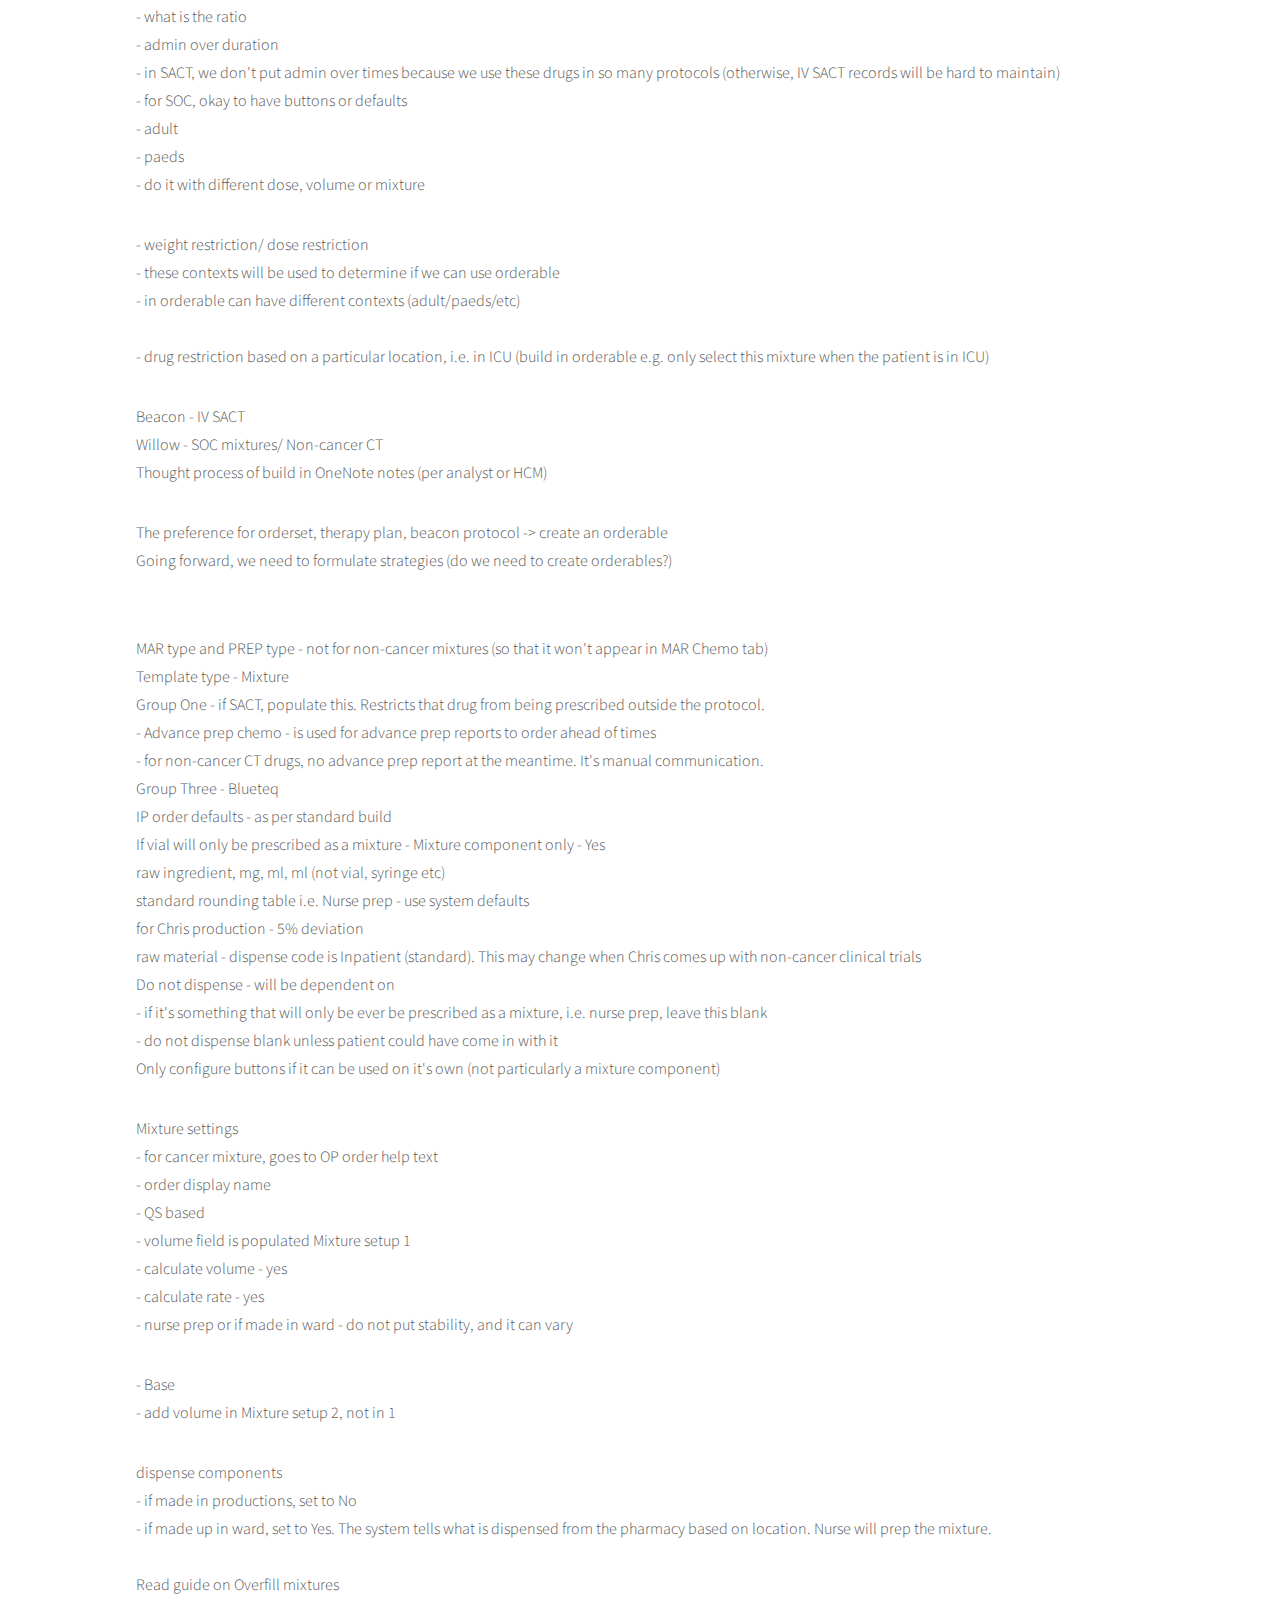
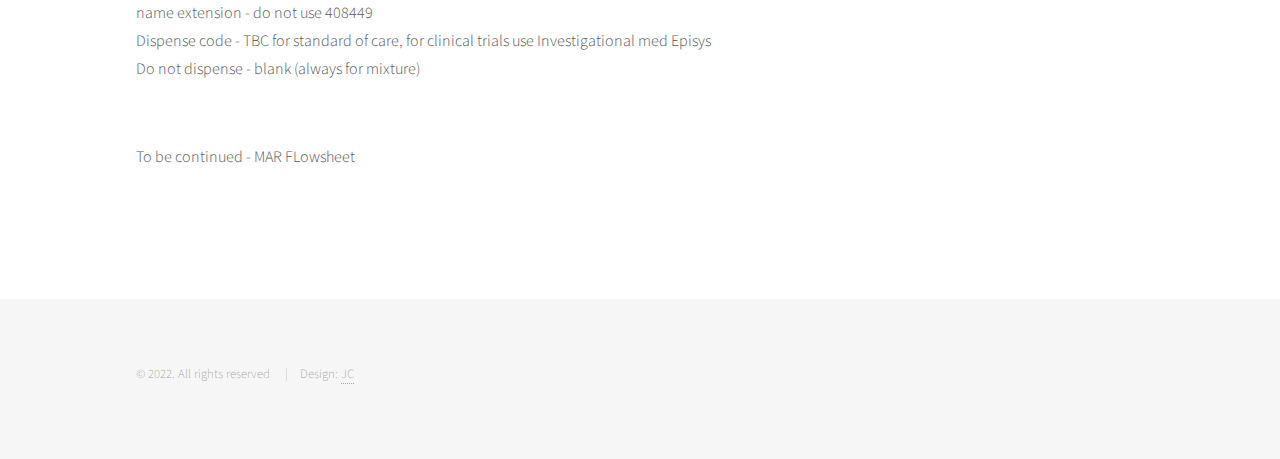
<file: mixtures-non-beacon.html>
<!DOCTYPE HTML>

<html>

<head>
	<title>Mixtures (Non-Chemo)</title>
	<meta charset="utf-8" />
	<meta name="viewport" content="width=device-width, initial-scale=1, user-scalable=no" />
	<link rel="stylesheet" href="assets/css/main.css" />
	<noscript>
		<link rel="stylesheet" href="assets/css/noscript.css" /></noscript>
	<script src="script.js"></script>
</head>

<body class="is-preload">
	<!-- Wrapper -->
	<div id="wrapper">

		<!-- Header -->
		<header id="header">
			<div class="inner">
				<main-header></main-header>
			</div>
		</header>
		<!-- Menu -->
		<nav id="menu">
			<h2>Menu</h2>
			<ul>
				<li><a href="index.html">Home</a></li>
				<li><a href="foc-smarttexts.html">FOC SmartTexts</a></li>
				<li><a href="reference-links.html">Reference Links</a></li>
				<li><a href="prn-reasons.html">PRN Reasons</a></li>
				<li><a href="groups1and3.html">Group 1 and 3</a></li>
				<li><a href="elements.html">Elements</a></li>
			</ul>
		</nav>

		<!-- Main -->
		<div id="main">
			<div class="inner">
				<h1>Mixtures (Non-Chemo) ERX</h1>
				<section>
					<p>
						Unlike most ERXs, radiotracers are <em>shell records</em>. No pharmacy verification and
						inventory are required. <br>
						The ERX is not used for ordering (at least not in any conventional sense).

					</p>
					<hr />
				</section>
				<section>
					<h2>Workflow</h2>
					<div class="row">
						<div class="col-6 col-12-medium">
							<ol>
								<li>Patient is prescribed with a procedure where this ERX is associated with.</li>
								<li>Prescriber prescribes a provisional order <em>e.g. PET MR</em>.</li>
								<li>This is added to the radiologists work queue they approve the scan protocol.</li>
								<li>The provisional order is converted to actual order.</li>
							</ol>
						</div>
						<div class="col-6 col-12-medium">
							<ol start="5">
								<li>Then admin place the order when they book the patient in for the procedure.</li>
								<li>Nurse/radiologist then give the radiopharmaceutical – and this part is documented in
									epic using flow sheet rows. </li>
								<li>This information is the used to track how much has been used.</li>
							</ol>
						</div>
					</div>
					<hr>
				</section>

				<section>
					<h2>EHR Build Process</h2>
					<div class="row">
						<div class="col-12-large">
							<ol>
								<li>Build request comes from Nuclear Medicine via meds inbox.</li>
								<li>Brillow analyst builds ERX and internally validated. No NDC required.</li>
								<li>ERX is migrated up to production, then added to UCLH Build Bank med list.</li>
								<li>Diagnostics team is informed so they can include it into their procedure build.</li>
								<li>Update GetSmarts and close ClickUp task.</li>
							</ol>
						</div>
					</div>
					<hr>
				</section>



				<!-- Form -->
				<section>
					<h2>Form</h2>
					<form onsubmit="saveFormAsTextFile(); return false;">
						<div class="table-wrapper">
							<table class="alt">
								<thead>
									<tr>
										<th>Item</th>
										<th>Description</th>
										<th>Value</th>
									</tr>
								</thead>
								<tbody>
									<tr>
										<td>.1</td>
										<td>Med ID</td>
										<td>
											<div class="t-top tmd full-width" data-tooltip="408999XXX">
												<input type="text" name="med-id" id="med-id" autocomplete="off" required
													value="408999" />
											</div>
										</td>
									</tr>
									<tr>
										<td>
											.2 <br>
											1100 <br>
											1115
										</td>
										<td>
											Medication name <br>
											Order display name <br>
											Short name
										</td>
										<td>
											<div class="t-top t-md full-width" data-tooltip="As requested">
												<input type="text" name="drug-name" id="drug-name" autocomplete="off"
													required />
											</div>
										</td>
									</tr>
								</tbody>
							</table>
						</div>
						<div class="col-12">
							<ul class="actions">
								<li><input type="submit" value="Create import file" class="primary" />
								</li>
								<li><input type="reset" value="Reset" /></li>
							</ul>
						</div>

					</form>
				</section>

				<br>
				<hr>

				<!-- Table -->
				<section>
					<h2>Radiopharmaceutical ERX Items Table</h2>


					<h3>Configuration</h3>
					<div class="table-wrapper">
						<table class="alt">
							<thead>
								<tr>
									<th>Item</th>
									<th>Description</th>
									<th>Value</th>
									<th>Comments</th>
								</tr>
							</thead>
							<tbody>
								<tr>
									<td>.1</td>
									<td>MED ID</td>
									<td>408999<b>XXX</b></td>
									<td></td>
								</tr>
								<tr>
									<td>.2</td>
									<td>MEDICATION NAME</td>
									<td>Name as requested</td>
									<td><em>e.g.</em> 177LU-PSMA-I&T</td>
								</tr>
								<tr>
									<td>52</td>
									<td>CONFIGURED?</td>
									<td>UCLH Configured</td>
									<td>Always</td>
								</tr>
								<tr>
									<td>9650</td>
									<td>VALID FOR PRESCRIPTION?</td>
									<td>Yes</td>
									<td>Always for custom records</td>
								</tr>
								<tr>
									<td>111</td>
									<td>MEDICAL EQUIPMENT STATUS</td>
									<td>No</td>
									<td>Always</td>
								</tr>
								<tr>
									<td>130</td>
									<td>DEA CLASS CODE</td>
									<td>Non-Scheduled Medication</td>
									<td>Always</td>
								</tr>
								<tr>
									<td>160</td>
									<td>INVESTIGATIONAL?</td>
									<td>Yes</td>
									<td>Always</td>
								</tr>
								<tr>
									<td>830</td>
									<td>REFILL OVERRIDE</td>
									<td>0</td>
									<td>Always</td>
								</tr>
								<tr>
									<td>850</td>
									<td>BEGIN AGE OVERRIDE</td>
									<td>0</td>
									<td>Always</td>
								</tr>
								<tr>
									<td>1100</td>
									<td>ORDER DISPLAY NAME</td>
									<td>Name as requested</td>
									<td></td>
								</tr>
								<tr>
									<td>1110</td>
									<td>DEFAULT FREQUENCY</td>
									<td>200902</td>
									<td>Always</td>
								</tr>
								<tr>
									<td>.1110</td>
									<td>DEFAULT FREQUENCY RECORD NAME</td>
									<td>Once only</td>
									<td>Always</td>
								</tr>
								<tr>
									<td>1115</td>
									<td>SHORT NAME</td>
									<td>Name as requested</td>
									<td></td>
								</tr>
								<tr>
									<td>3060</td>
									<td>INCLUDE STRENGTH WHEN USED AS ADDITIVE?</td>
									<td>No</td>
									<td>Always</td>
								</tr>
								<tr>
									<td>3070</td>
									<td>INCLUDE FORM IN ORDER NAME?</td>
									<td>No</td>
									<td>Always</td>
								</tr>
								<tr>
									<td>7030</td>
									<td>RX MEDICATION UNIT</td>
									<td>MBq</td>
									<td>Always</td>
								</tr>
								<tr>
									<td>7035</td>
									<td>RX DISPENSE UNIT</td>
									<td>MBq</td>
									<td>Always</td>
								</tr>
								<tr>
									<td>7040</td>
									<td>RX DISPENSE ROUND FACTOR</td>
									<td>1</td>
									<td>Always</td>
								</tr>
								<tr>
									<td>7046</td>
									<td>RX ADMIN UNIT</td>
									<td>MBq</td>
									<td>Always</td>
								</tr>
								<tr>
									<td>7047</td>
									<td>RX ADMIN ROUND FACTOR</td>
									<td>1</td>
									<td>Always</td>
								</tr>
								<tr>
									<td>7048</td>
									<td>RX ADMIN ROUND METHOD</td>
									<td>Nearest</td>
									<td>Always</td>
								</tr>
								<tr>
									<td>7050</td>
									<td>RX ALLOWED ORDER UNITS</td>
									<td>MBq</td>
									<td>Always</td>
								</tr>
								<tr>
									<td>7055</td>
									<td>RX ALLOWED ROUTES</td>
									<td>Intravenous</td>
									<td>Always</td>
								</tr>
								<tr>
									<td>7057</td>
									<td>RX ALLOWED ROUTES DEFAULT</td>
									<td>Yes</td>
									<td>Always</td>
								</tr>
								<tr>
									<td>7215</td>
									<td>DEFAULT DISPENSE CODE</td>
									<td>No Label</td>
									<td>Always</td>
								</tr>
								<tr>
									<td>9650</td>
									<td>VALID FOR PRESCRIPTION</td>
									<td>Yes</td>
									<td>Always</td>
								</tr>
								<tr>
									<td>11030</td>
									<td>MAXIMUM REFILLS</td>
									<td>0</td>
									<td>Always</td>
								</tr>
								<tr>
									<td>11400</td>
									<td>FREQUENCY LIST</td>
									<td>200902 - Once only</td>
									<td>Always</td>
								</tr>
								<tr>
									<td>11410</td>
									<td>ROUTE LIST</td>
									<td>Intravenous</td>
									<td>Always</td>
								</tr>
								<tr>
									<td>11921</td>
									<td>Unit After Star</td>
									<td>Days</td>
									<td>Always</td>
								</tr>
								<tr>
									<td>11926</td>
									<td>Unit Before End</td>
									<td>Days</td>
									<td>Always</td>
								</tr>
								<tr>
									<td>24140</td>
									<td>REQ BARCODE SCA</td>
									<td>No</td>
									<td>Always</td>
								</tr>
								<tr>
									<td>24160</td>
									<td>Admin Group</td>
									<td>Radiology Medications</td>
									<td>Always</td>
								</tr>
								<tr>
									<td>24200</td>
									<td>Order Composer Contexts</td>
									<td>Inpatient</td>
									<td>Always</td>
								</tr>
								<tr>
									<td>24210</td>
									<td>Order Composer Configurations</td>
									<td>4080200001 - RX SIMPLE MED</td>
									<td>Always</td>
								</tr>
								<tr>
									<td>34525</td>
									<td>IP MAR Flowsheet Rows</td>
									<td>1051000014<br />1051000015<br />1051000012<br />1051000013</td>
									<td>R MEASURED ACTIVITY<br />R MEASURED ACTIVITY TIME<br />R RESIDUAL
										ACTIVITY<br />R RESIDUAL ACTIVITY TIME</td>
								</tr>
								<tr>
									<td>34526</td>
									<td>IP MAR FLOWSHEET REQUIRED?</td>
									<td>Recommended<br />Recommended<br />Recommended<br />Recommended</td>
									<td>Always</td>
								</tr>
							</tbody>
						</table>
					</div>
				</section>

				<section>
					<p>Clinical Trial Mixture</p>
					<p>Production unit<br />Chris wants it build properly<br />- send us spec<br />- similar to IV
						SACT<br />- start next quarter</p>
					<p>Design spec for Chris<br />- standards<br />- us two can work with Chris to develop that</p>
					<p><br />Standard of care mixtures<br />- we get them on standard of care request form, not filled
						in correctly and hard to interpret<br />- NK is working with UMC to design a new request form
						(MS form)<br />- to be approved<br />- pilot</p>
					<p>- request<br />- what is the raw material (basic rule), concentration, liquid or powder, what
						units - first step<br />- does it need to be diluted? (Base or QS Base)<br />- if yes, mixture
						dilution required<br />- is it something that they would add to the bag?<br />- remove from bag
						and add the drug</p>
					<p>- most are nurse-prep mixture <br />- no consumables<br />- for non-cancer (only add raw material
						and vehicle) - we dont want them to have to scan the water for injection<br />- for clinical
						trials, in the future<br />- consumable lists in spec (i.e. diluent) diluent not included for
						nurse prep<br />- new dispense code is needed for production labels (currently, we use Epysis
						which basically tells them to get the label from Epysis)<br />- total volume for infusion<br />-
						Fixed concentration / ratio-based mixture<br />- what is the ratio<br />- admin over
						duration<br />- in SACT, we don't put admin over times because we use these drugs in so many
						protocols (otherwise, IV SACT records will be hard to maintain)<br />- for SOC, okay to have
						buttons or defaults<br />- adult<br />- paeds<br />- do it with different dose, volume or
						mixture</p>
					<p>- weight restriction/ dose restriction<br />- these contexts will be used to determine if we can
						use orderable<br />- in orderable can have different contexts (adult/paeds/etc)<br /><br />-
						drug restriction based on a particular location, i.e. in ICU (build in orderable e.g. only
						select this mixture when the patient is in ICU)</p>
					<p>Beacon - IV SACT<br />Willow - SOC mixtures/ Non-cancer CT<br />Thought process of build in
						OneNote notes (per analyst or HCM)</p>
					<p>The preference for orderset, therapy plan, beacon protocol -&gt; create an orderable<br />Going
						forward, we need to formulate strategies (do we need to create orderables?)</p>
					<p><br />MAR type and PREP type - not for non-cancer mixtures (so that it won't appear in MAR Chemo
						tab)<br />Template type - Mixture<br />Group One - if SACT, populate this. Restricts that drug
						from being prescribed outside the protocol.<br />- Advance prep chemo - is used for advance prep
						reports to order ahead of times<br />- for non-cancer CT drugs, no advance prep report at the
						meantime. It's manual communication.<br />Group Three - Blueteq<br />IP order defaults - as per
						standard build<br />If vial will only be prescribed as a mixture - Mixture component only -
						Yes<br />raw ingredient, mg, ml, ml (not vial, syringe etc)<br />standard rounding table i.e.
						Nurse prep - use system defaults<br />for Chris production - 5% deviation<br />raw material -
						dispense code is Inpatient (standard). This may change when Chris comes up with non-cancer
						clinical trials<br />Do not dispense - will be dependent on<br />- if it's something that will
						only be ever be prescribed as a mixture, i.e. nurse prep, leave this blank<br />- do not
						dispense blank unless patient could have come in with it<br />Only configure buttons if it can
						be used on it's own (not particularly a mixture component)</p>
					<p>Mixture settings<br />- for cancer mixture, goes to OP order help text <br />- order display
						name<br />- QS based <br />- volume field is populated Mixture setup 1<br />- calculate volume -
						yes<br />- calculate rate - yes<br />- nurse prep or if made in ward - do not put stability, and
						it can vary</p>
					<p>- Base <br />- add volume in Mixture setup 2, not in 1</p>
					<p>dispense components <br />- if made in productions, set to No<br />- if made up in ward, set to
						Yes. The system tells what is dispensed from the pharmacy based on location. Nurse will prep the
						mixture.<br /><br />Read guide on Overfill mixtures<br />name extension - do not use
						408449<br />Dispense code - TBC for standard of care, for clinical trials use Investigational
						med Episys<br />Do not dispense - blank (always for mixture)</p>
					<p><br />To be continued - MAR FLowsheet</p>
				</section>



			</div>
		</div>






		<!-- Footer -->
		<footer id="footer">
			<div class="inner">
				<ul class="copyright">
					<li>&copy; 2022. All rights reserved</li>
					<li>Design: <a href="">JC</a></li>
				</ul>
			</div>
		</footer>

	</div>

	<!-- Scripts -->
	<script src="assets/js/jquery.min.js"></script>
	<script src="assets/js/browser.min.js"></script>
	<script src="assets/js/breakpoints.min.js"></script>
	<script src="assets/js/util.js"></script>
	<script src="assets/js/main.js"></script>

</body>

</html>
</file>
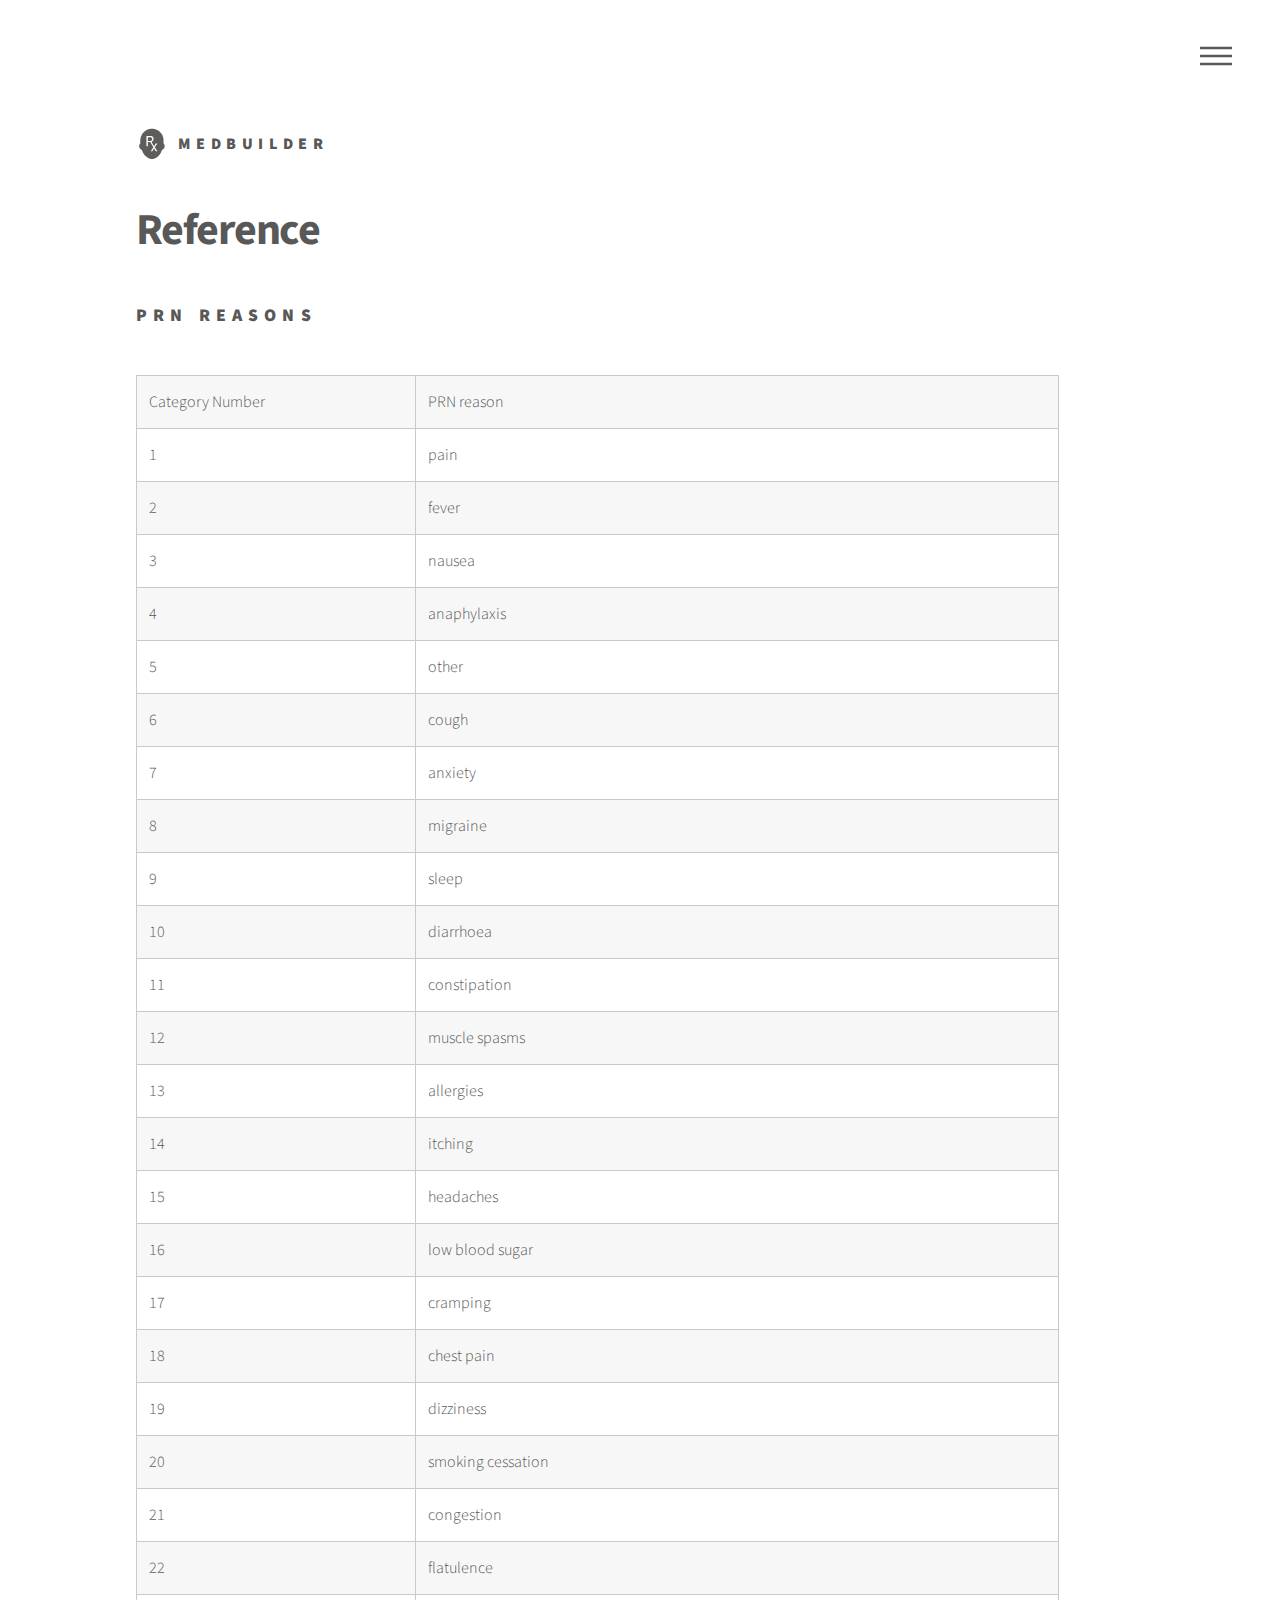
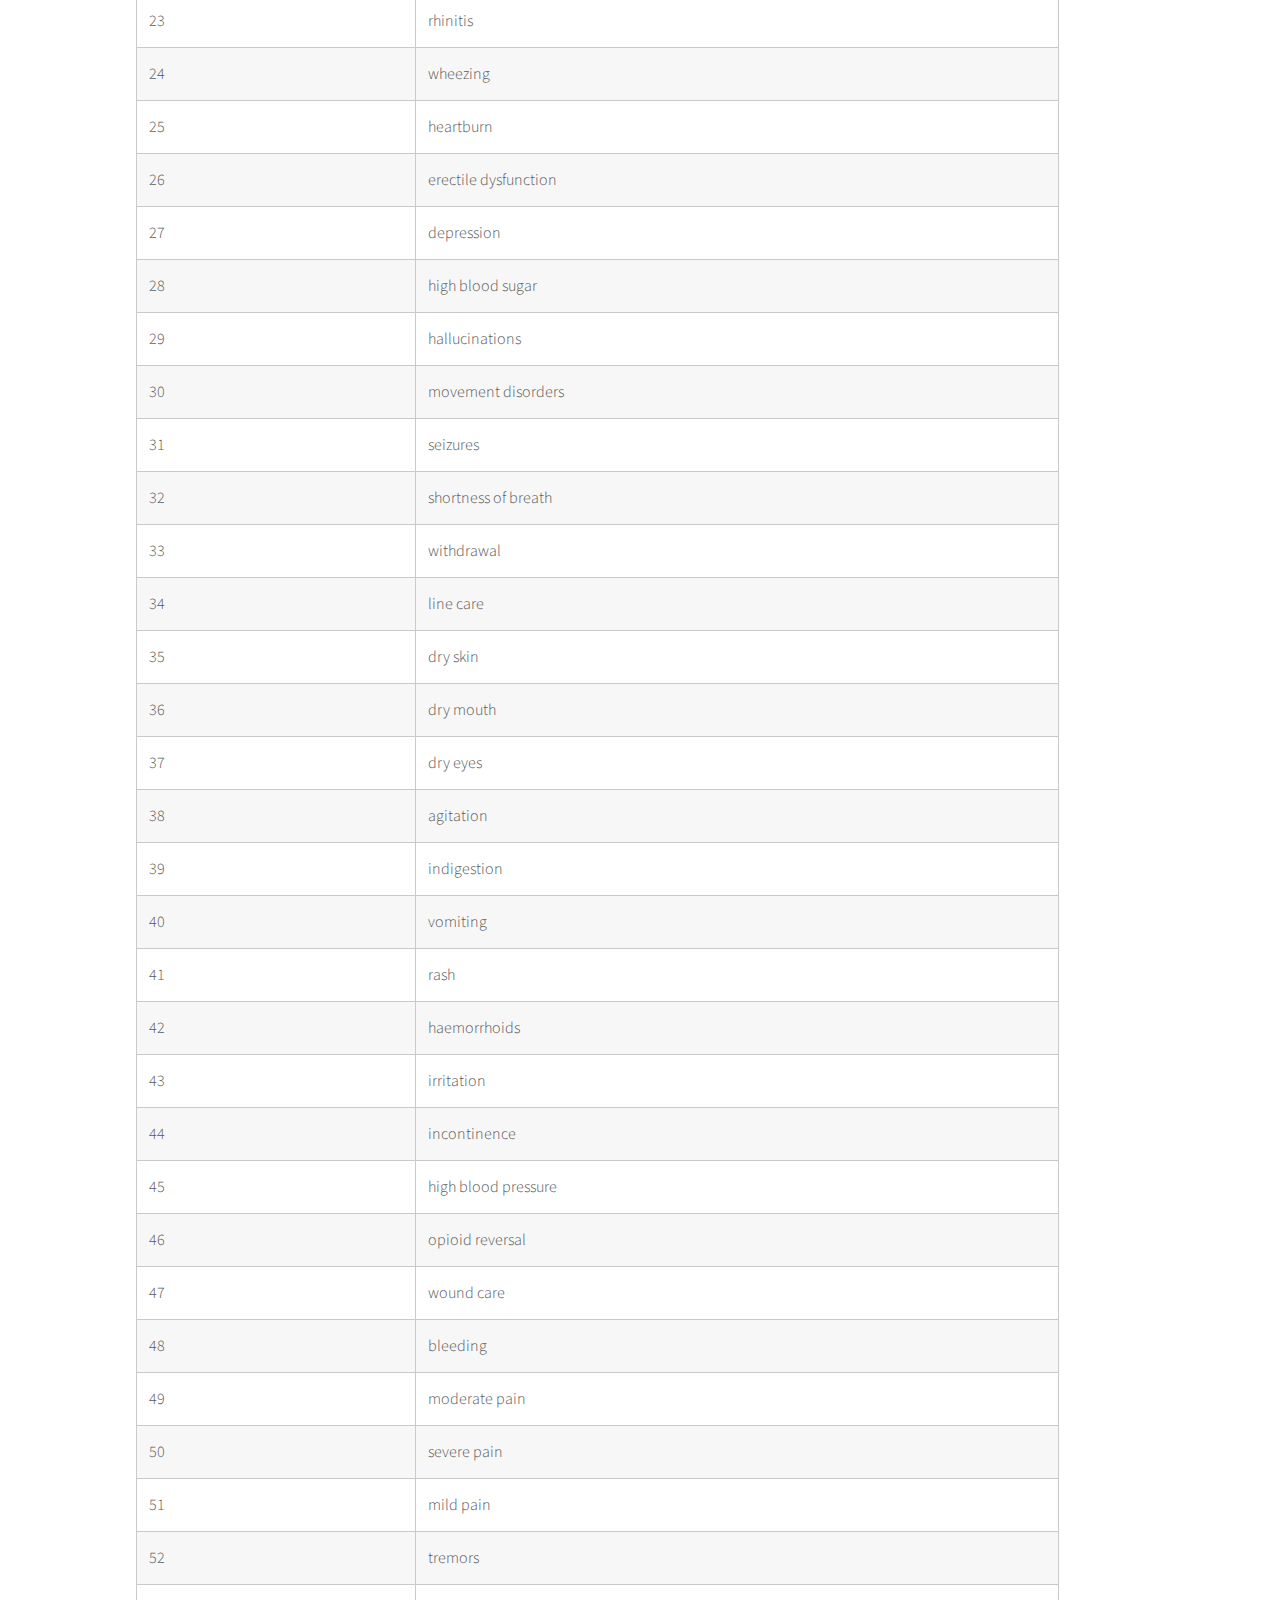
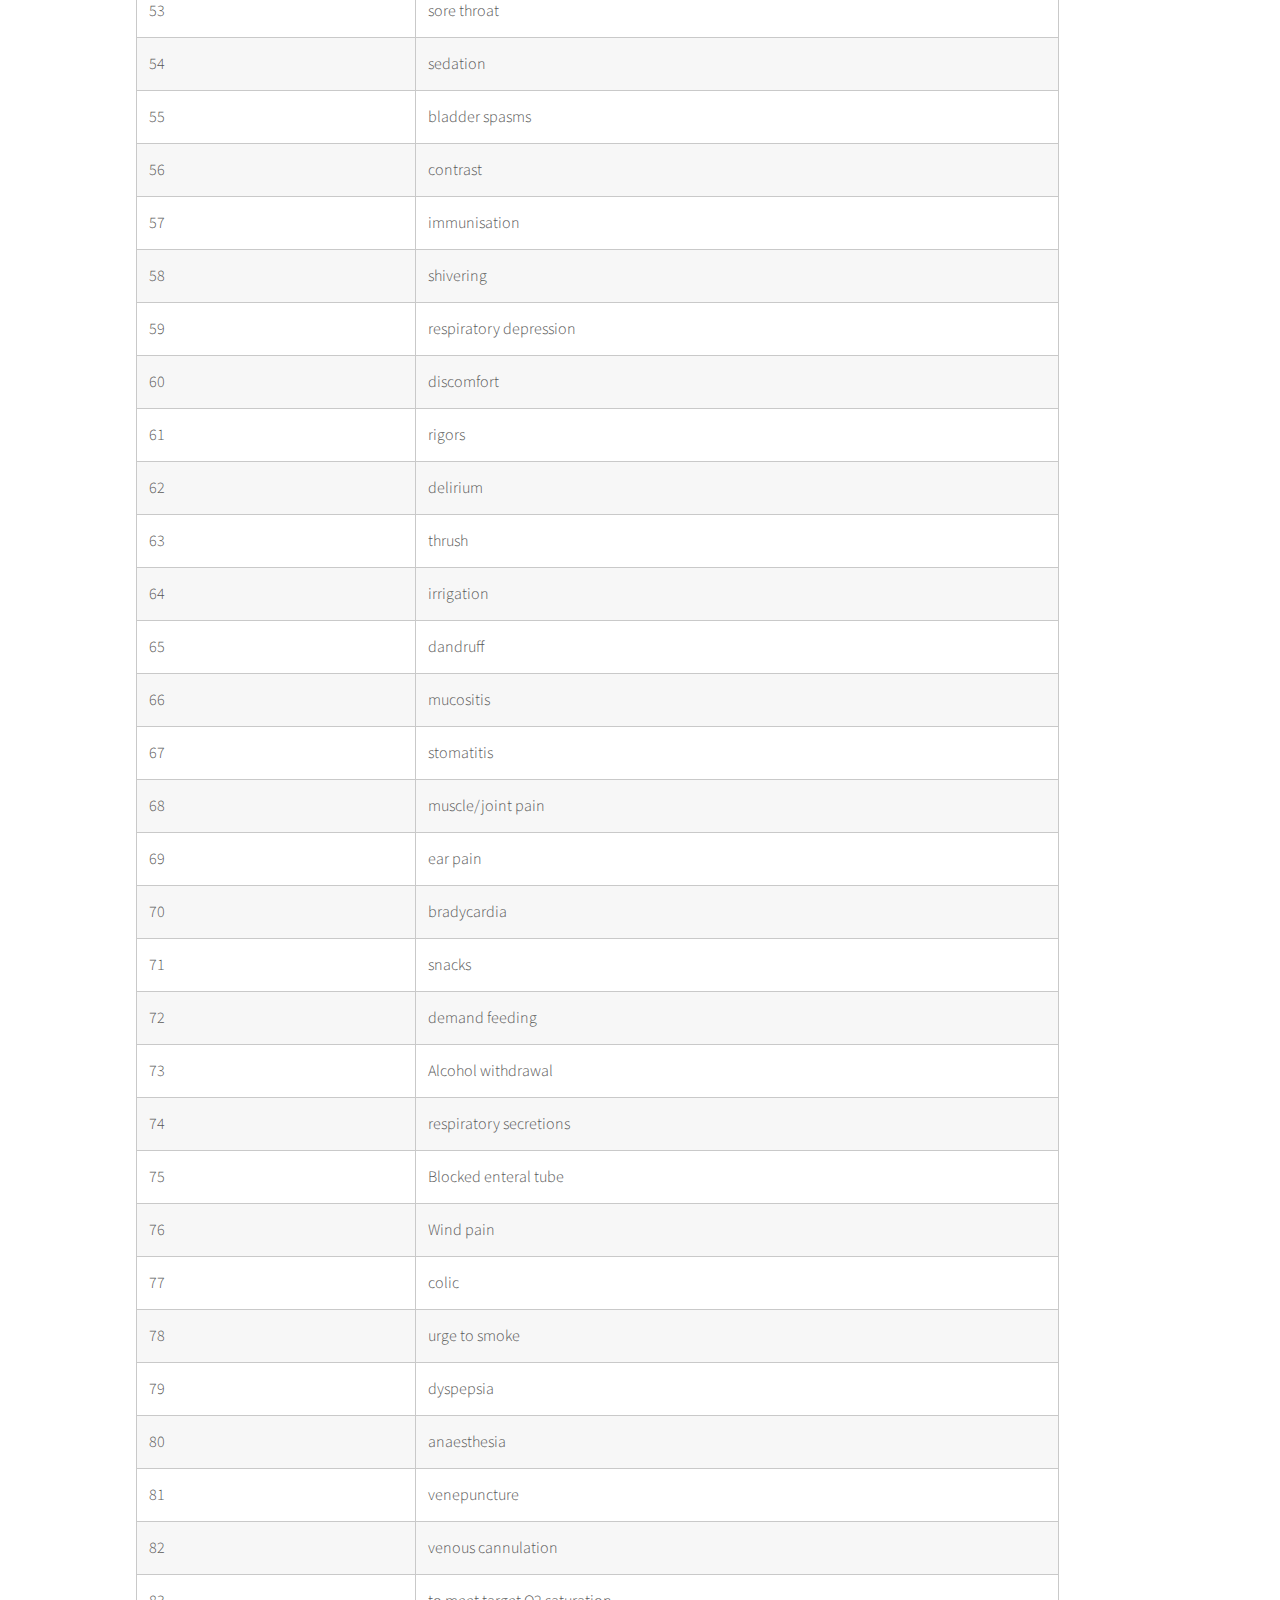
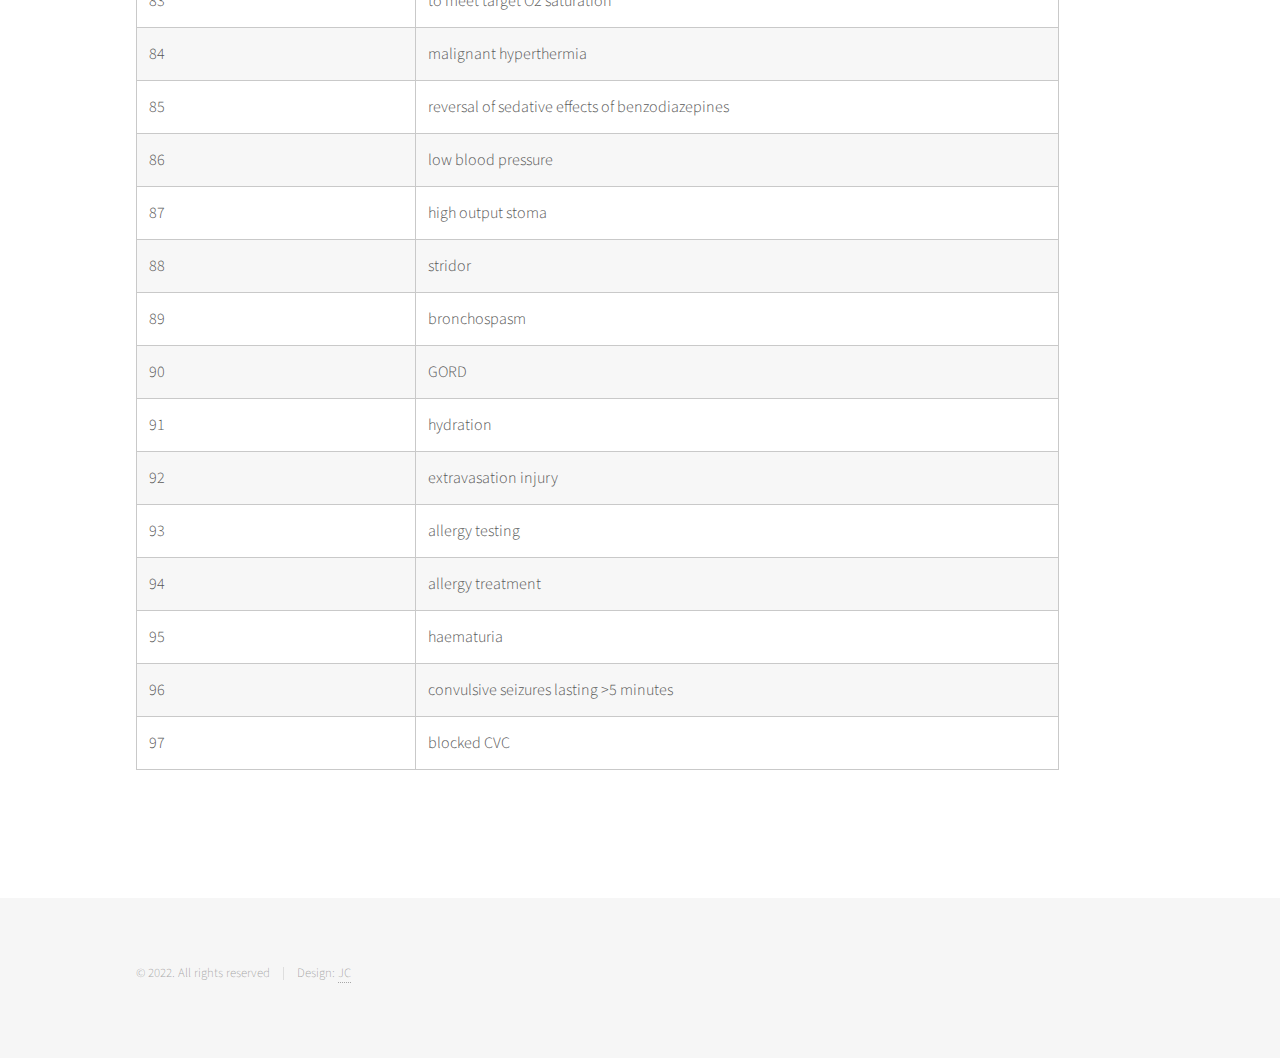
<file: prn-reasons.html>
<!DOCTYPE HTML>
<!--
	Phantom by HTML5 UP
	html5up.net | @ajlkn
	Free for personal and commercial use under the CCA 3.0 license (html5up.net/license)
-->
<html>
	<head>
		<title>PRN Reasons</title>
		<meta charset="utf-8" />
		<meta name="viewport" content="width=device-width, initial-scale=1, user-scalable=no" />
		<link rel="stylesheet" href="assets/css/main.css" />
		<noscript><link rel="stylesheet" href="assets/css/noscript.css" /></noscript>
		<script src="script.js"></script>
	</head>
	<body class="is-preload">
		<!-- Wrapper -->
			<div id="wrapper">

				<!-- Header -->
		<header id="header">
			<div class="inner">
				<main-header></main-header>
			</div>
		</header>
		<!-- Menu -->
		<nav id="menu">
			<h2>Menu</h2>
			<ul>
				<li><a href="index.html">Home</a></li>
				<li><a href="foc-smarttexts.html">FOC SmartTexts</a></li>
				<li><a href="reference-links.html">Reference Links</a></li>
				<li><a href="prn-reasons.html">PRN Reasons</a></li>
				<li><a href="groups1and3.html">Group 1 and 3</a></li>
				<li><a href="elements.html">Elements</a></li>
			</ul>
		</nav>

				<!-- Main -->
					<div id="main">
						<div class="inner">
							<h1>Reference</h1>

							<!-- Table -->
								<section>
									<h2>PRN Reasons</h2>
									
									<div class="table-wrapper">
										<table class="alt">
											<thead>
												<tr>
													<th></th>
													<th></th>
													<th></th>
                                                    <th></th>
												</tr>
											</thead>
											<tbody>
												<tr>
												<td>Category Number</td>
												<td>PRN reason</td>
												</tr>
												<tr>
												<td>1</td>
												<td>pain</td>
												</tr>
												<tr>
												<td>2</td>
												<td>fever</td>
												</tr>
												<tr>
												<td>3</td>
												<td>nausea</td>
												</tr>
												<tr>
												<td>4</td>
												<td>anaphylaxis</td>
												</tr>
												<tr>
												<td>5</td>
												<td>other</td>
												</tr>
												<tr>
												<td>6</td>
												<td>cough</td>
												</tr>
												<tr>
												<td>7</td>
												<td>anxiety</td>
												</tr>
												<tr>
												<td>8</td>
												<td>migraine</td>
												</tr>
												<tr>
												<td>9</td>
												<td>sleep</td>
												</tr>
												<tr>
												<td>10</td>
												<td>diarrhoea</td>
												</tr>
												<tr>
												<td>11</td>
												<td>constipation</td>
												</tr>
												<tr>
												<td>12</td>
												<td>muscle spasms</td>
												</tr>
												<tr>
												<td>13</td>
												<td>allergies</td>
												</tr>
												<tr>
												<td>14</td>
												<td>itching</td>
												</tr>
												<tr>
												<td>15</td>
												<td>headaches</td>
												</tr>
												<tr>
												<td>16</td>
												<td>low blood sugar</td>
												</tr>
												<tr>
												<td>17</td>
												<td>cramping</td>
												</tr>
												<tr>
												<td>18</td>
												<td>chest pain</td>
												</tr>
												<tr>
												<td>19</td>
												<td>dizziness</td>
												</tr>
												<tr>
												<td>20</td>
												<td>smoking cessation</td>
												</tr>
												<tr>
												<td>21</td>
												<td>congestion</td>
												</tr>
												<tr>
												<td>22</td>
												<td>flatulence</td>
												</tr>
												<tr>
												<td>23</td>
												<td>rhinitis</td>
												</tr>
												<tr>
												<td>24</td>
												<td>wheezing</td>
												</tr>
												<tr>
												<td>25</td>
												<td>heartburn</td>
												</tr>
												<tr>
												<td>26</td>
												<td>erectile dysfunction</td>
												</tr>
												<tr>
												<td>27</td>
												<td>depression</td>
												</tr>
												<tr>
												<td>28</td>
												<td>high blood sugar</td>
												</tr>
												<tr>
												<td>29</td>
												<td>hallucinations</td>
												</tr>
												<tr>
												<td>30</td>
												<td>movement disorders</td>
												</tr>
												<tr>
												<td>31</td>
												<td>seizures</td>
												</tr>
												<tr>
												<td>32</td>
												<td>shortness of breath</td>
												</tr>
												<tr>
												<td>33</td>
												<td>withdrawal</td>
												</tr>
												<tr>
												<td>34</td>
												<td>line care</td>
												</tr>
												<tr>
												<td>35</td>
												<td>dry skin</td>
												</tr>
												<tr>
												<td>36</td>
												<td>dry mouth</td>
												</tr>
												<tr>
												<td>37</td>
												<td>dry eyes</td>
												</tr>
												<tr>
												<td>38</td>
												<td>agitation</td>
												</tr>
												<tr>
												<td>39</td>
												<td>indigestion</td>
												</tr>
												<tr>
												<td>40</td>
												<td>vomiting</td>
												</tr>
												<tr>
												<td>41</td>
												<td>rash</td>
												</tr>
												<tr>
												<td>42</td>
												<td>haemorrhoids</td>
												</tr>
												<tr>
												<td>43</td>
												<td>irritation</td>
												</tr>
												<tr>
												<td>44</td>
												<td>incontinence</td>
												</tr>
												<tr>
												<td>45</td>
												<td>high blood pressure</td>
												</tr>
												<tr>
												<td>46</td>
												<td>opioid reversal</td>
												</tr>
												<tr>
												<td>47</td>
												<td>wound care</td>
												</tr>
												<tr>
												<td>48</td>
												<td>bleeding</td>
												</tr>
												<tr>
												<td>49</td>
												<td>moderate pain</td>
												</tr>
												<tr>
												<td>50</td>
												<td>severe pain</td>
												</tr>
												<tr>
												<td>51</td>
												<td>mild pain</td>
												</tr>
												<tr>
												<td>52</td>
												<td>tremors</td>
												</tr>
												<tr>
												<td>53</td>
												<td>sore throat</td>
												</tr>
												<tr>
												<td>54</td>
												<td>sedation</td>
												</tr>
												<tr>
												<td>55</td>
												<td>bladder spasms</td>
												</tr>
												<tr>
												<td>56</td>
												<td>contrast</td>
												</tr>
												<tr>
												<td>57</td>
												<td>immunisation</td>
												</tr>
												<tr>
												<td>58</td>
												<td>shivering</td>
												</tr>
												<tr>
												<td>59</td>
												<td>respiratory depression</td>
												</tr>
												<tr>
												<td>60</td>
												<td>discomfort</td>
												</tr>
												<tr>
												<td>61</td>
												<td>rigors</td>
												</tr>
												<tr>
												<td>62</td>
												<td>delirium</td>
												</tr>
												<tr>
												<td>63</td>
												<td>thrush</td>
												</tr>
												<tr>
												<td>64</td>
												<td>irrigation</td>
												</tr>
												<tr>
												<td>65</td>
												<td>dandruff</td>
												</tr>
												<tr>
												<td>66</td>
												<td>mucositis</td>
												</tr>
												<tr>
												<td>67</td>
												<td>stomatitis</td>
												</tr>
												<tr>
												<td>68</td>
												<td>muscle/joint pain</td>
												</tr>
												<tr>
												<td>69</td>
												<td>ear pain</td>
												</tr>
												<tr>
												<td>70</td>
												<td>bradycardia</td>
												</tr>
												<tr>
												<td>71</td>
												<td>snacks</td>
												</tr>
												<tr>
												<td>72</td>
												<td>demand feeding</td>
												</tr>
												<tr>
												<td>73</td>
												<td>Alcohol withdrawal</td>
												</tr>
												<tr>
												<td>74</td>
												<td>respiratory secretions</td>
												</tr>
												<tr>
												<td>75</td>
												<td>Blocked enteral tube</td>
												</tr>
												<tr>
												<td>76</td>
												<td>Wind pain</td>
												</tr>
												<tr>
												<td>77</td>
												<td>colic</td>
												</tr>
												<tr>
												<td>78</td>
												<td>urge to smoke</td>
												</tr>
												<tr>
												<td>79</td>
												<td>dyspepsia</td>
												</tr>
												<tr>
												<td>80</td>
												<td>anaesthesia</td>
												</tr>
												<tr>
												<td>81</td>
												<td>venepuncture</td>
												</tr>
												<tr>
												<td>82</td>
												<td>venous cannulation</td>
												</tr>
												<tr>
												<td>83</td>
												<td>to meet target O2 saturation</td>
												</tr>
												<tr>
												<td>84</td>
												<td>malignant hyperthermia</td>
												</tr>
												<tr>
												<td>85</td>
												<td>reversal of sedative effects of benzodiazepines</td>
												</tr>
												<tr>
												<td>86</td>
												<td>low blood pressure</td>
												</tr>
												<tr>
												<td>87</td>
												<td>high output stoma</td>
												</tr>
												<tr>
												<td>88</td>
												<td>stridor</td>
												</tr>
												<tr>
												<td>89</td>
												<td>bronchospasm</td>
												</tr>
												<tr>
												<td>90</td>
												<td>GORD</td>
												</tr>
												<tr>
												<td>91</td>
												<td>hydration</td>
												</tr>
												<tr>
												<td>92</td>
												<td>extravasation injury</td>
												</tr>
												<tr>
												<td>93</td>
												<td>allergy testing</td>
												</tr>
												<tr>
												<td>94</td>
												<td>allergy treatment</td>
												</tr>
												<tr>
												<td>95</td>
												<td>haematuria</td>
												</tr>
												<tr>
												<td>96</td>
												<td>convulsive seizures lasting &gt;5 minutes</td>
												</tr>
												<tr>
												<td>97</td>
												<td>blocked CVC</td>
												</tr>
												</tbody>
											
										</table>
									</div>
								</section>


						</div>
					</div>

				<!-- Footer -->
					<footer id="footer">
						<div class="inner">
							<ul class="copyright">
								<li>&copy; 2022. All rights reserved</li><li>Design: <a href="">JC</a></li>
							</ul>
						</div>
					</footer>

			</div>

		<!-- Scripts -->
			<script src="assets/js/jquery.min.js"></script>
			<script src="assets/js/browser.min.js"></script>
			<script src="assets/js/breakpoints.min.js"></script>
			<script src="assets/js/util.js"></script>
			<script src="assets/js/main.js"></script>

	</body>
</html>
</file>
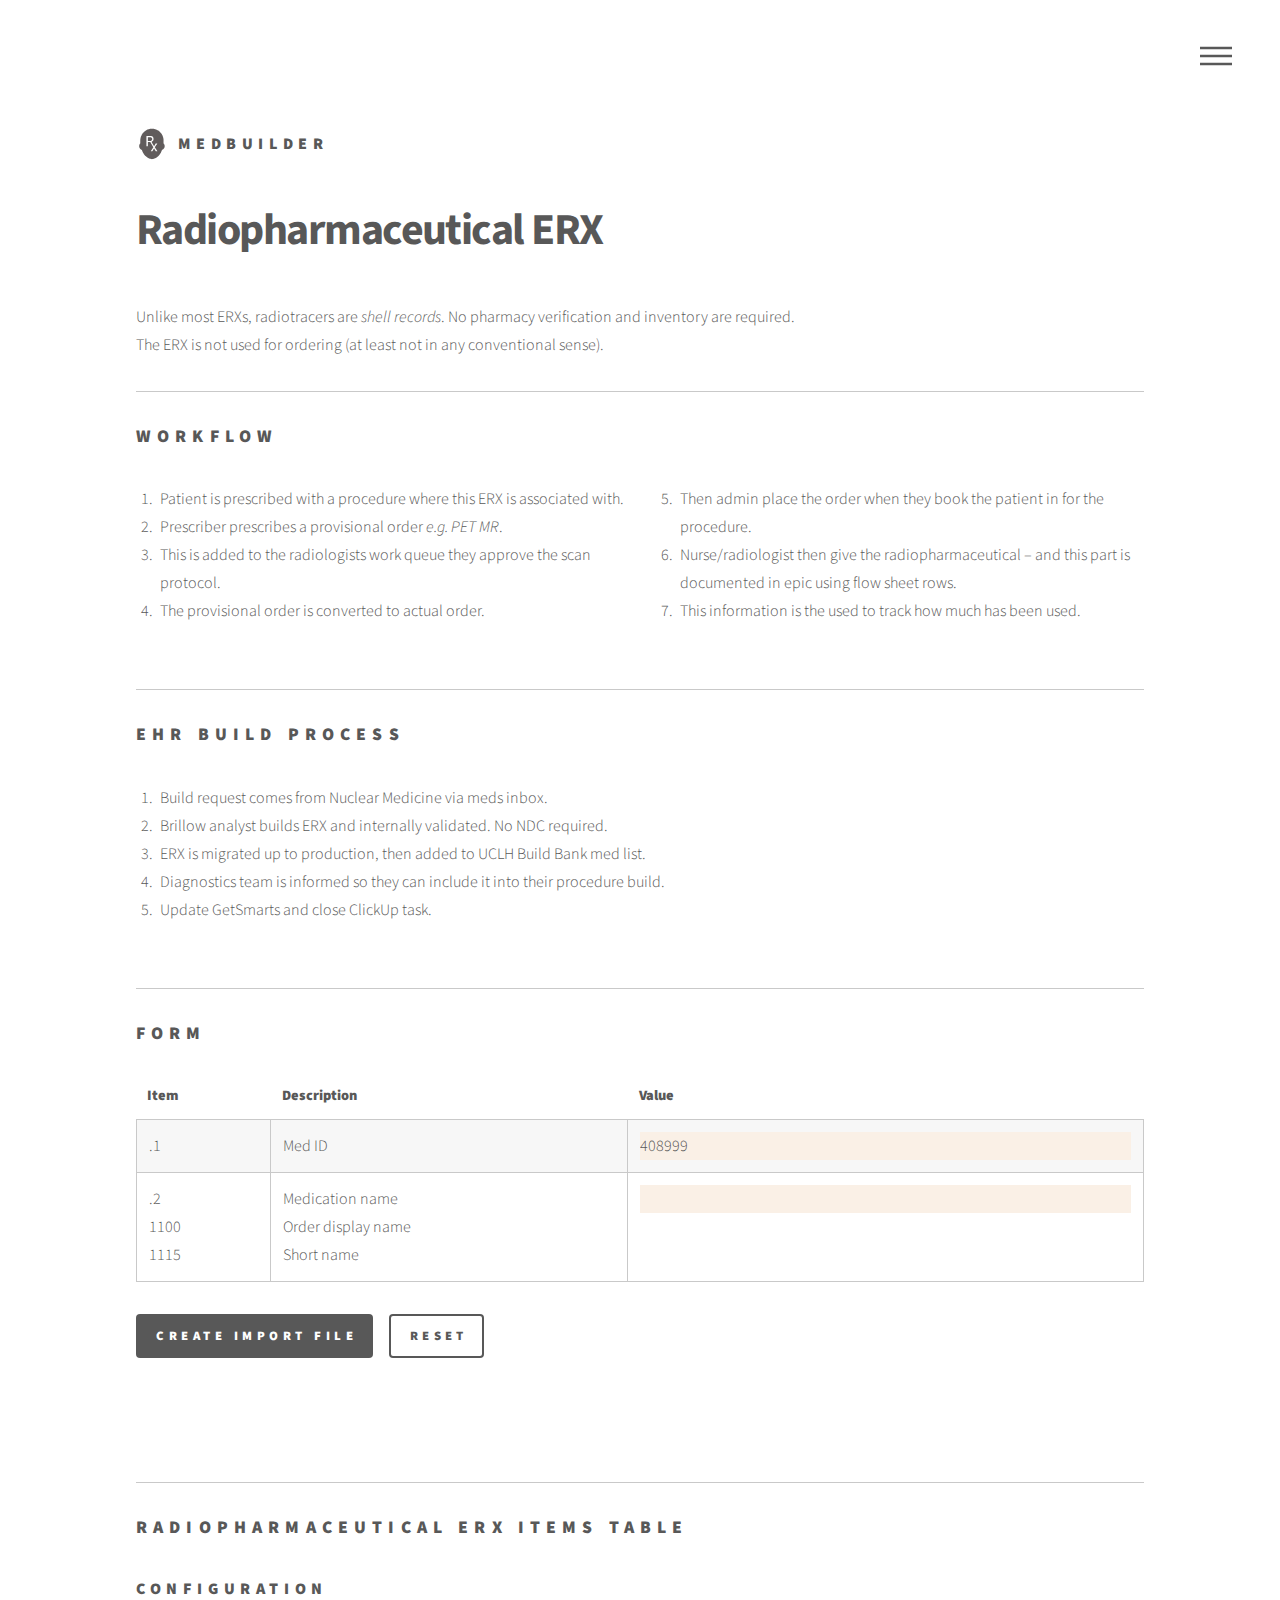
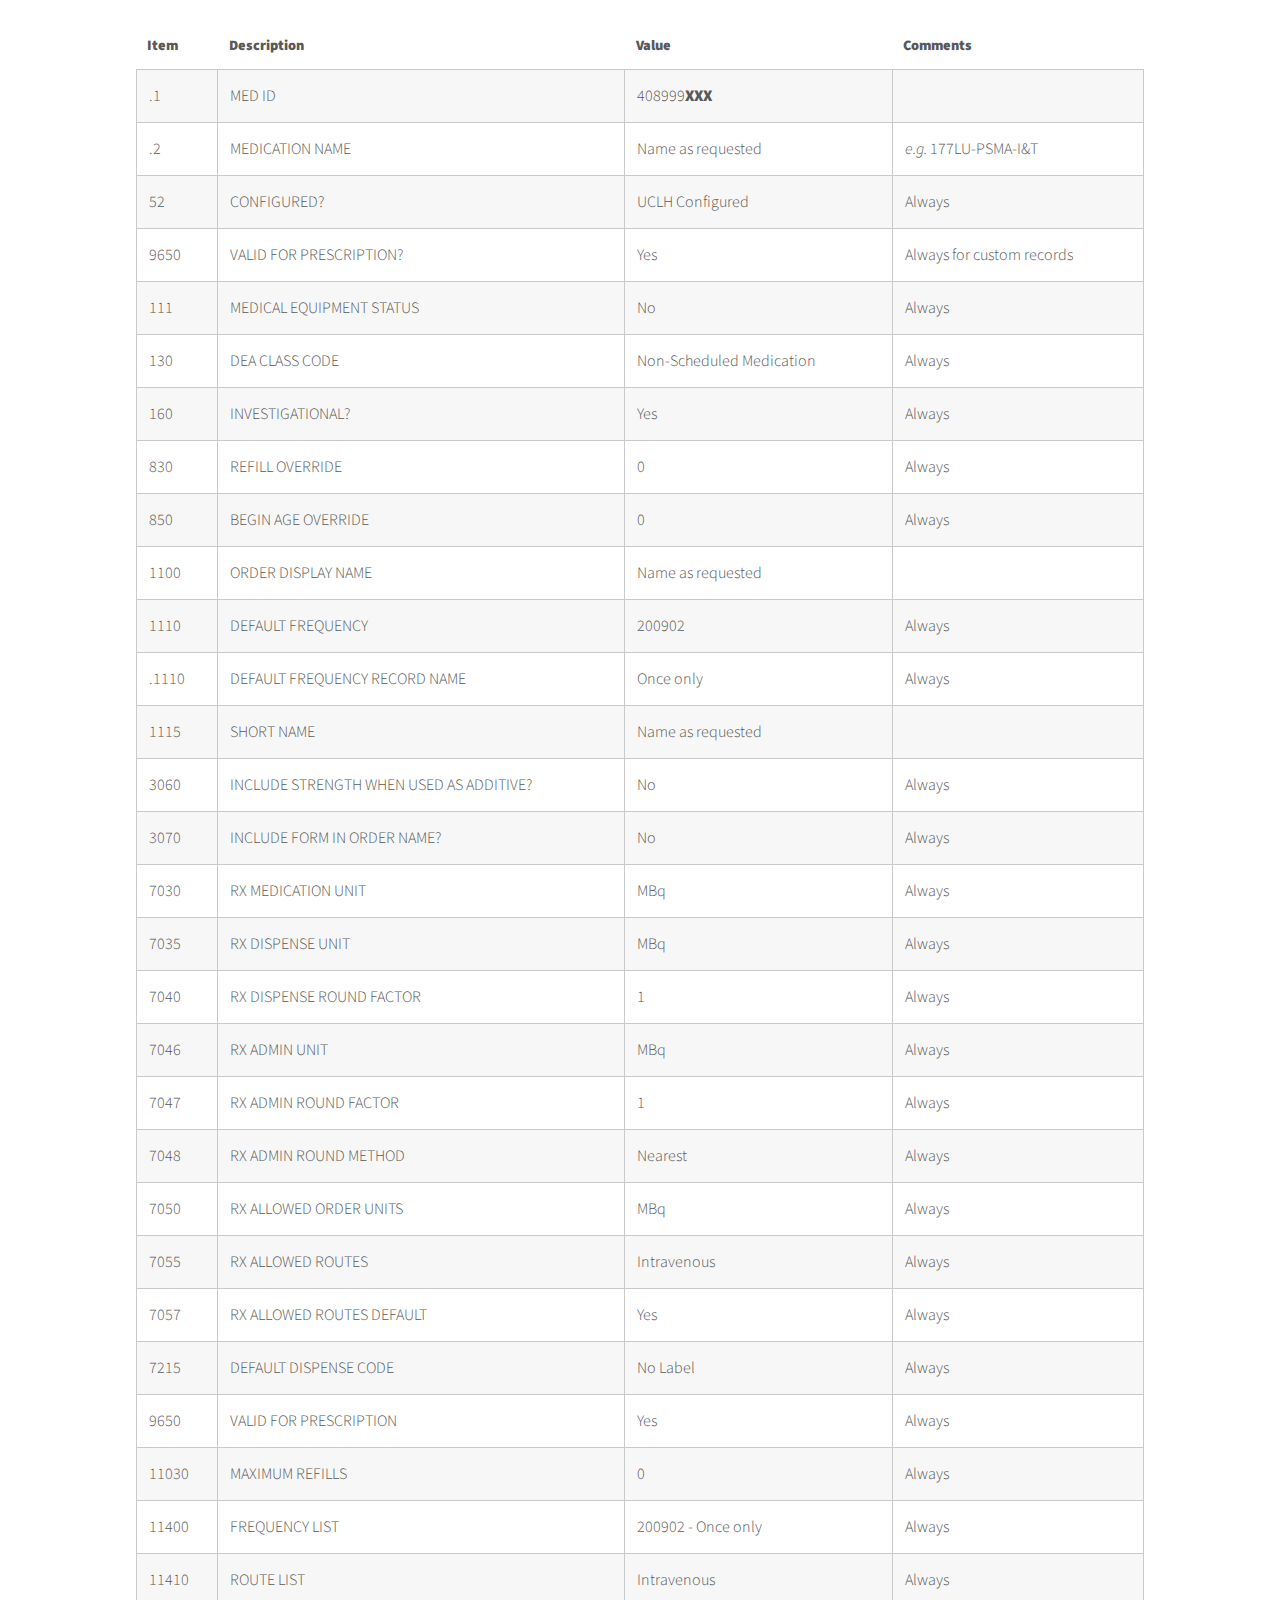
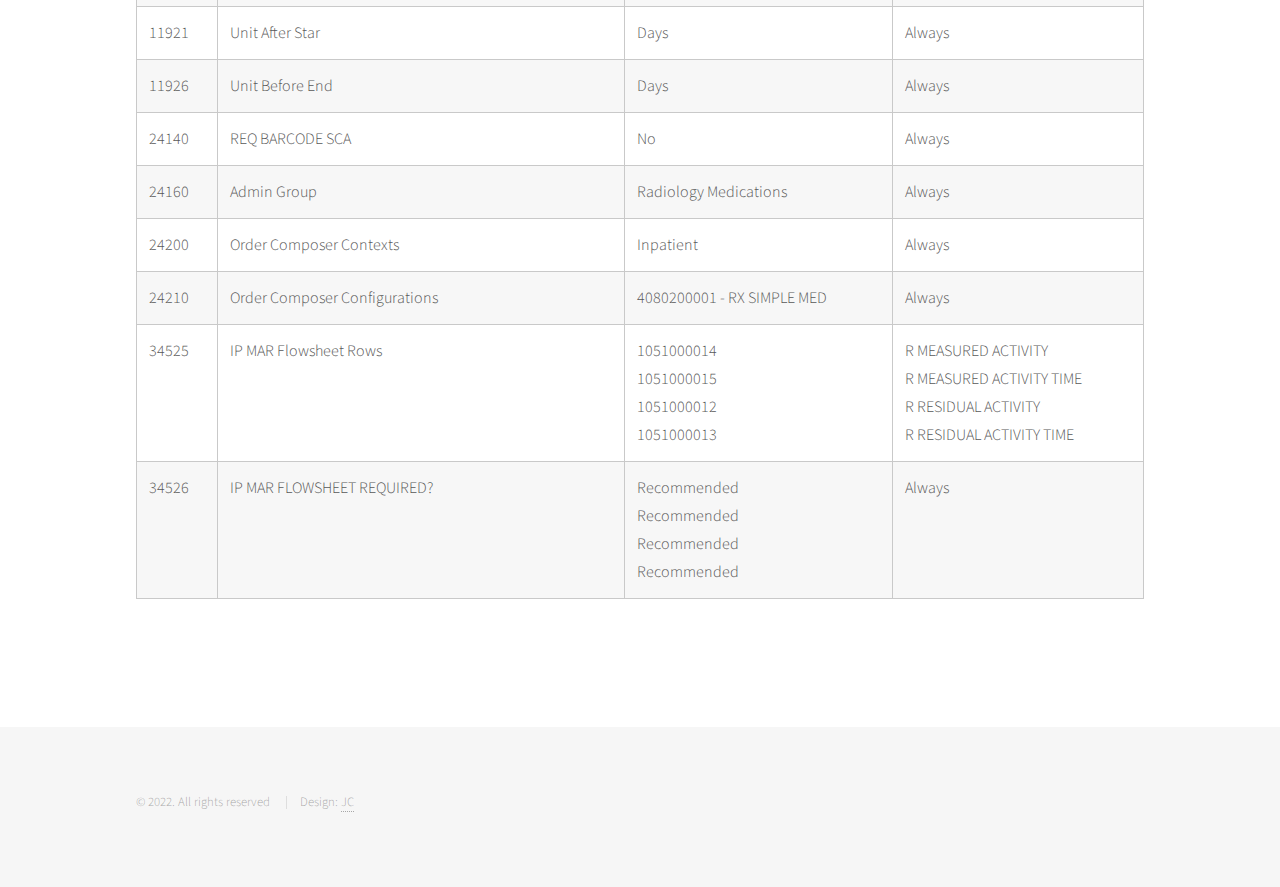
<file: radiopharm.html>
<!DOCTYPE HTML>

<html>

<head>
	<title>Radiopharmaceuticals</title>
	<meta charset="utf-8" />
	<meta name="viewport" content="width=device-width, initial-scale=1, user-scalable=no" />
	<link rel="stylesheet" href="assets/css/main.css" />
	<noscript>
		<link rel="stylesheet" href="assets/css/noscript.css" /></noscript>
	<script src="script.js"></script>
</head>

<body class="is-preload">
	<!-- Wrapper -->
	<div id="wrapper">

		<!-- Header -->
		<header id="header">
			<div class="inner">
				<main-header></main-header>
			</div>
		</header>
		<!-- Menu -->
		<nav id="menu">
			<h2>Menu</h2>
			<ul>
				<li><a href="index.html">Home</a></li>
				<li><a href="foc-smarttexts.html">FOC SmartTexts</a></li>
				<li><a href="reference-links.html">Reference Links</a></li>
				<li><a href="prn-reasons.html">PRN Reasons</a></li>
				<li><a href="groups1and3.html">Group 1 and 3</a></li>
				<li><a href="elements.html">Elements</a></li>
			</ul>
		</nav>

		<!-- Main -->
		<div id="main">
			<div class="inner">
				<h1>Radiopharmaceutical ERX</h1>
				<section>
					<p>
						Unlike most ERXs, radiotracers are <em>shell records</em>. No pharmacy verification and
						inventory are required. <br>
						The ERX is not used for ordering (at least not in any conventional sense).

					</p>
					<hr />
				</section>
				<section>
					<h2>Workflow</h2>
					<div class="row">
						<div class="col-6 col-12-medium">
							<ol>
								<li>Patient is prescribed with a procedure where this ERX is associated with.</li>
								<li>Prescriber prescribes a provisional order <em>e.g. PET MR</em>.</li>
								<li>This is added to the radiologists work queue they approve the scan protocol.</li>
								<li>The provisional order is converted to actual order.</li>
							</ol>
						</div>
						<div class="col-6 col-12-medium">
							<ol start="5">
								<li>Then admin place the order when they book the patient in for the procedure.</li>
								<li>Nurse/radiologist then give the radiopharmaceutical – and this part is documented in
									epic using flow sheet rows. </li>
								<li>This information is the used to track how much has been used.</li>
							</ol>
						</div>
					</div>
					<hr>
				</section>

				<section>
					<h2>EHR Build Process</h2>
					<div class="row">
						<div class="col-12-large">
							<ol>
								<li>Build request comes from Nuclear Medicine via meds inbox.</li>
								<li>Brillow analyst builds ERX and internally validated. No NDC required.</li>
								<li>ERX is migrated up to production, then added to UCLH Build Bank med list.</li>
								<li>Diagnostics team is informed so they can include it into their procedure build.</li>
								<li>Update GetSmarts and close ClickUp task.</li>
							</ol>
						</div>
					</div>
					<hr>
				</section>



				<!-- Form -->
				<section>
					<h2>Form</h2>
					<form onsubmit="saveFormAsTextFile(); return false;">
						<div class="table-wrapper">
							<table class="alt">
								<thead>
									<tr>
										<th>Item</th>
										<th>Description</th>
										<th>Value</th>
									</tr>
								</thead>
								<tbody>
									<tr>
										<td>.1</td>
										<td>Med ID</td>
										<td>
											<div class="t-top tmd full-width" data-tooltip="408999XXX">
												<input type="text" name="med-id" id="med-id" autocomplete="off" required
													value="408999" />
											</div>
										</td>
									</tr>
									<tr>
										<td>
											.2 <br>
											1100 <br>
											1115
										</td>
										<td>
											Medication name <br>
											Order display name <br>
											Short name
										</td>
										<td>
											<div class="t-top t-md full-width" data-tooltip="As requested">
												<input type="text" name="drug-name" id="drug-name" autocomplete="off"
													required />
											</div>
										</td>
									</tr>
								</tbody>
							</table>
						</div>
						<div class="col-12">
							<ul class="actions">
								<li><input type="submit" value="Create import file" class="primary" />
								</li>
								<li><input type="reset" value="Reset" /></li>
							</ul>
						</div>

					</form>
				</section>

				<br>
				<hr>

				<!-- Table -->
				<section>
					<h2>Radiopharmaceutical ERX Items Table</h2>


					<h3>Configuration</h3>
					<div class="table-wrapper">
						<table class="alt">
							<thead>
								<tr>
									<th>Item</th>
									<th>Description</th>
									<th>Value</th>
									<th>Comments</th>
								</tr>
							</thead>
							<tbody>
								<tr>
									<td>.1</td>
									<td>MED ID</td>
									<td>408999<b>XXX</b></td>
									<td></td>
								</tr>
								<tr>
									<td>.2</td>
									<td>MEDICATION NAME</td>
									<td>Name as requested</td>
									<td><em>e.g.</em> 177LU-PSMA-I&T</td>
								</tr>
								<tr>
									<td>52</td>
									<td>CONFIGURED?</td>
									<td>UCLH Configured</td>
									<td>Always</td>
								</tr>
								<tr>
									<td>9650</td>
									<td>VALID FOR PRESCRIPTION?</td>
									<td>Yes</td>
									<td>Always for custom records</td>
								</tr>
								<tr>
									<td>111</td>
									<td>MEDICAL EQUIPMENT STATUS</td>
									<td>No</td>
									<td>Always</td>
								</tr>
								<tr>
									<td>130</td>
									<td>DEA CLASS CODE</td>
									<td>Non-Scheduled Medication</td>
									<td>Always</td>
								</tr>
								<tr>
									<td>160</td>
									<td>INVESTIGATIONAL?</td>
									<td>Yes</td>
									<td>Always</td>
								</tr>
								<tr>
									<td>830</td>
									<td>REFILL OVERRIDE</td>
									<td>0</td>
									<td>Always</td>
								</tr>
								<tr>
									<td>850</td>
									<td>BEGIN AGE OVERRIDE</td>
									<td>0</td>
									<td>Always</td>
								</tr>
								<tr>
									<td>1100</td>
									<td>ORDER DISPLAY NAME</td>
									<td>Name as requested</td>
									<td></td>
								</tr>
								<tr>
									<td>1110</td>
									<td>DEFAULT FREQUENCY</td>
									<td>200902</td>
									<td>Always</td>
								</tr>
								<tr>
									<td>.1110</td>
									<td>DEFAULT FREQUENCY RECORD NAME</td>
									<td>Once only</td>
									<td>Always</td>
								</tr>
								<tr>
									<td>1115</td>
									<td>SHORT NAME</td>
									<td>Name as requested</td>
									<td></td>
								</tr>
								<tr>
									<td>3060</td>
									<td>INCLUDE STRENGTH WHEN USED AS ADDITIVE?</td>
									<td>No</td>
									<td>Always</td>
								</tr>
								<tr>
									<td>3070</td>
									<td>INCLUDE FORM IN ORDER NAME?</td>
									<td>No</td>
									<td>Always</td>
								</tr>
								<tr>
									<td>7030</td>
									<td>RX MEDICATION UNIT</td>
									<td>MBq</td>
									<td>Always</td>
								</tr>
								<tr>
									<td>7035</td>
									<td>RX DISPENSE UNIT</td>
									<td>MBq</td>
									<td>Always</td>
								</tr>
								<tr>
									<td>7040</td>
									<td>RX DISPENSE ROUND FACTOR</td>
									<td>1</td>
									<td>Always</td>
								</tr>
								<tr>
									<td>7046</td>
									<td>RX ADMIN UNIT</td>
									<td>MBq</td>
									<td>Always</td>
								</tr>
								<tr>
									<td>7047</td>
									<td>RX ADMIN ROUND FACTOR</td>
									<td>1</td>
									<td>Always</td>
								</tr>
								<tr>
									<td>7048</td>
									<td>RX ADMIN ROUND METHOD</td>
									<td>Nearest</td>
									<td>Always</td>
								</tr>
								<tr>
									<td>7050</td>
									<td>RX ALLOWED ORDER UNITS</td>
									<td>MBq</td>
									<td>Always</td>
								</tr>
								<tr>
									<td>7055</td>
									<td>RX ALLOWED ROUTES</td>
									<td>Intravenous</td>
									<td>Always</td>
								</tr>
								<tr>
									<td>7057</td>
									<td>RX ALLOWED ROUTES DEFAULT</td>
									<td>Yes</td>
									<td>Always</td>
								</tr>
								<tr>
									<td>7215</td>
									<td>DEFAULT DISPENSE CODE</td>
									<td>No Label</td>
									<td>Always</td>
								</tr>
								<tr>
									<td>9650</td>
									<td>VALID FOR PRESCRIPTION</td>
									<td>Yes</td>
									<td>Always</td>
								</tr>
								<tr>
									<td>11030</td>
									<td>MAXIMUM REFILLS</td>
									<td>0</td>
									<td>Always</td>
								</tr>
								<tr>
									<td>11400</td>
									<td>FREQUENCY LIST</td>
									<td>200902 - Once only</td>
									<td>Always</td>
								</tr>
								<tr>
									<td>11410</td>
									<td>ROUTE LIST</td>
									<td>Intravenous</td>
									<td>Always</td>
								</tr>
								<tr>
									<td>11921</td>
									<td>Unit After Star</td>
									<td>Days</td>
									<td>Always</td>
								</tr>
								<tr>
									<td>11926</td>
									<td>Unit Before End</td>
									<td>Days</td>
									<td>Always</td>
								</tr>
								<tr>
									<td>24140</td>
									<td>REQ BARCODE SCA</td>
									<td>No</td>
									<td>Always</td>
								</tr>
								<tr>
									<td>24160</td>
									<td>Admin Group</td>
									<td>Radiology Medications</td>
									<td>Always</td>
								</tr>
								<tr>
									<td>24200</td>
									<td>Order Composer Contexts</td>
									<td>Inpatient</td>
									<td>Always</td>
								</tr>
								<tr>
									<td>24210</td>
									<td>Order Composer Configurations</td>
									<td>4080200001 - RX SIMPLE MED</td>
									<td>Always</td>
								</tr>
								<tr>
									<td>34525</td>
									<td>IP MAR Flowsheet Rows</td>
									<td>1051000014<br />1051000015<br />1051000012<br />1051000013</td>
									<td>R MEASURED ACTIVITY<br />R MEASURED ACTIVITY TIME<br />R RESIDUAL
										ACTIVITY<br />R RESIDUAL ACTIVITY TIME</td>
								</tr>
								<tr>
									<td>34526</td>
									<td>IP MAR FLOWSHEET REQUIRED?</td>
									<td>Recommended<br />Recommended<br />Recommended<br />Recommended</td>
									<td>Always</td>
								</tr>
							</tbody>
						</table>
					</div>
				</section>



			</div>
		</div>






		<!-- Footer -->
		<footer id="footer">
			<div class="inner">
				<ul class="copyright">
					<li>&copy; 2022. All rights reserved</li>
					<li>Design: <a href="">JC</a></li>
				</ul>
			</div>
		</footer>

	</div>

	<!-- Scripts -->
	<script src="assets/js/jquery.min.js"></script>
	<script src="assets/js/browser.min.js"></script>
	<script src="assets/js/breakpoints.min.js"></script>
	<script src="assets/js/util.js"></script>
	<script src="assets/js/main.js"></script>

</body>

</html>
</file>
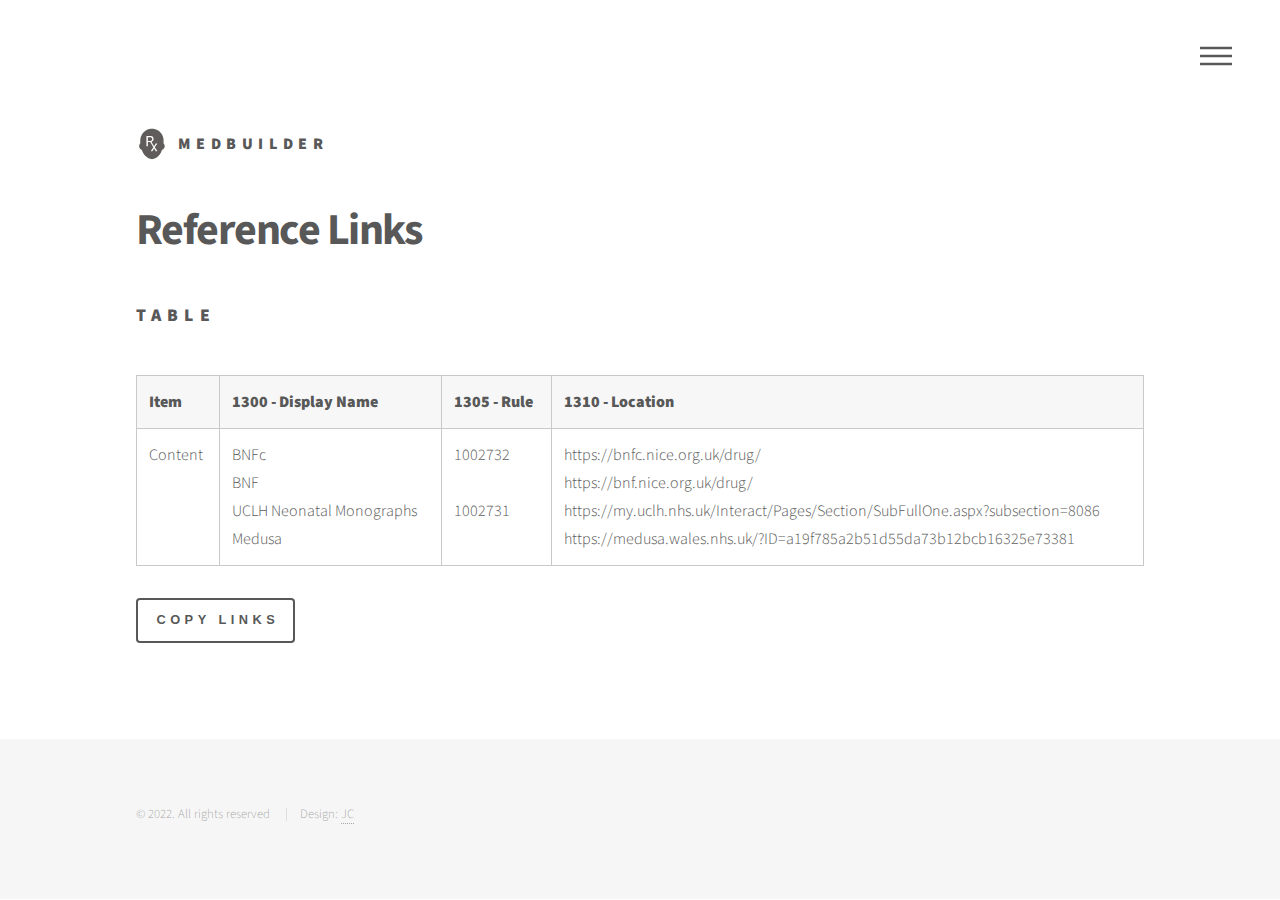
<file: reference-links.html>
<!DOCTYPE html>
<html lang="en">
<head>
    <meta charset="utf-8">
    <meta name="viewport" content="width=device-width, initial-scale=1, user-scalable=no">
    <title>Elements - Phantom by HTML5 UP</title>
    <link rel="stylesheet" href="assets/css/main.css">
    <link rel="stylesheet" href="assets/css/noscript.css" noscript>
    <script src="script.js"></script>
    <script>
        const copyButton = document.querySelector(".copy-btn");
        const copyContent = [
            "BNFc",
            "BNF",
            "UCLH Neonatal Monographs",
            "Medusa",
            "1002732",
            " ",
            "1002731",
            " ",
            "https://bnfc.nice.org.uk/drug/",
            "https://bnf.nice.org.uk/drug/",
            "https://my.uclh.nhs.uk/Interact/Pages/Section/SubFullOne.aspx?subsection=8086",
            "https://medusa.wales.nhs.uk/?ID=a19f785a2b51d55da73b12bcb16325e73381"
        ].join("\n");

        async function addToClipboard(text) {
            await navigator.clipboard.writeText(text);
        }

        async function copyLinksToClipboard() {
            await addToClipboard(copyContent);
            copyButton.innerText = 'Copied';
            setTimeout(() => {
                copyButton.innerText = 'Copy links';
            }, 3000);
        }

        copyButton.addEventListener('click', copyLinksToClipboard);
    </script>
</head>

<body class="is-preload">
    <div id="wrapper">
        <header id="header">
            <div class="inner">
                <main-header></main-header>
            </div>
        </header>
        <nav id="menu">
            <h2>Menu</h2>
            <ul>
                <li><a href="index.html">Home</a></li>
                <li><a href="foc-smarttexts.html">FOC SmartTexts</a></li>
                <li><a href="reference-links.html">Reference Links</a></li>
                <li><a href="prn-reasons.html">PRN Reasons</a></li>
                <li><a href="groups1and3.html">Group 1 and 3</a></li>
                <li><a href="elements.html">Elements</a></li>
            </ul>
        </nav>

        <div id="main">
            <div class="inner">
                <h1>Reference Links</h1>
                <section>
                    <h2>Table</h2>
                    <div class="table-wrapper">
                        <table class="alt">
                            <thead>
                                <tr>
                                    <th></th>
                                    <th></th>
                                    <th></th>
                                    <th></th>
                                </tr>
                            </thead>
                            <tbody>
                                <tr>
                                    <td><strong>Item</strong></td>
                                    <td><strong>1300 - Display Name</strong></td>
                                    <td><strong>1305 - Rule</strong></td>
                                    <td><strong>1310 - Location</strong></td>
                                </tr>
                                <tr>
                                    <td>Content</td>
                                    <td>BNFc<br />BNF<br />UCLH Neonatal Monographs<br />Medusa</td>
                                    <td>1002732<br /><br />1002731</td>
                                    <td>
                                        https://bnfc.nice.org.uk/drug/<br />
                                        https://bnf.nice.org.uk/drug/<br />
                                        https://my.uclh.nhs.uk/Interact/Pages/Section/SubFullOne.aspx?subsection=8086<br />
                                        https://medusa.wales.nhs.uk/?ID=a19f785a2b51d55da73b12bcb16325e73381
                                    </td>
                                </tr>
                            </tbody>
                        </table>
                    </div>
                </section>
                <button class="copy-btn">Copy links</button>
            </div>
        </div>

        <footer id="footer">
            <div class="inner">
                <ul class="copyright">
                    <li>&copy; 2022. All rights reserved</li>
                    <li>Design: <a href="">JC</a></li>
                </ul>
            </div>
        </footer>
    </div>

    <script src="assets/js/jquery.min.js"></script>
    <script src="assets/js/browser.min.js"></script>
    <script src="assets/js/breakpoints.min.js"></script>
    <script src="assets/js/util.js"></script>
    <script src="assets/js/main.js"></script>
</body>
</html>
</file>
<file: assets/css/noscript.css>
/*
	Phantom by HTML5 UP
	html5up.net | @ajlkn
	Free for personal and commercial use under the CCA 3.0 license (html5up.net/license)
*/

/* Tiles */

	body.is-preload .tiles article {
		-moz-transform: none;
		-webkit-transform: none;
		-ms-transform: none;
		transform: none;
		opacity: 1;
	}
</file>
<file: assets/css/main.css>
@import url(fontawesome-all.min.css);
@import url("https://fonts.googleapis.com/css?family=Source+Sans+Pro:300,700,900");


html,
body,
div,
span,
applet,
object,
iframe,
h1,
h2,
h3,
h4,
h5,
h6,
p,
blockquote,
pre,
a,
abbr,
acronym,
address,
big,
cite,
code,
del,
dfn,
em,
img,
ins,
kbd,
q,
s,
samp,
small,
strike,
strong,
sub,
sup,
tt,
var,
b,
u,
i,
center,
dl,
dt,
dd,
ol,
ul,
li,
fieldset,
form,
label,
legend,
table,
caption,
tbody,
tfoot,
thead,
tr,
th,
td,
article,
aside,
canvas,
details,
embed,
figure,
figcaption,
footer,
header,
hgroup,
menu,
nav,
output,
ruby,
section,
summary,
time,
mark,
audio,
video {
  margin: 0;
  padding: 0;
  border: 0;
  font-size: 100%;
  font: inherit;
  vertical-align: baseline;
}

article,
aside,
details,
figcaption,
figure,
footer,
header,
hgroup,
menu,
nav,
section {
  display: block;
}

body {
  line-height: 1;
}

ol,
ul {
  list-style: none;
}

blockquote,
q {
  quotes: none;
}

blockquote:before,
blockquote:after,
q:before,
q:after {
  content: "";
  content: none;
}

table {
  border-collapse: collapse;
  border-spacing: 0;
}

body {
  -webkit-text-size-adjust: none;
}

mark {
  background-color: transparent;
  color: inherit;
}

input::-moz-focus-inner {
  border: 0;
  padding: 0;
}

input,
select,
textarea {
  -moz-appearance: none;
  -webkit-appearance: none;
  -ms-appearance: none;
  appearance: none;
}

/* Basic */

@-ms-viewport {
  width: device-width;
}

body {
  -ms-overflow-style: scrollbar;
}

@media screen and (max-width: 480px) {
  html,
  body {
    min-width: 320px;
  }
}

html {
  box-sizing: border-box;
}

*,
*:before,
*:after {
  box-sizing: inherit;
}

body {
  background: #ffffff;
}

body.is-preload *,
body.is-preload *:before,
body.is-preload *:after {
  -moz-animation: none !important;
  -webkit-animation: none !important;
  -ms-animation: none !important;
  animation: none !important;
  -moz-transition: none !important;
  -webkit-transition: none !important;
  -ms-transition: none !important;
  transition: none !important;
}

/* Type */

body,
input,
select,
textarea {
  color: #585858;
  font-family: "Source Sans Pro", Helvetica, sans-serif;
  font-size: 16pt;
  font-weight: 300;
  line-height: 1.75;
}

@media screen and (max-width: 1680px) {
  body,
  input,
  select,
  textarea {
    font-size: 14pt;
  }
}

@media screen and (max-width: 1280px) {
  body,
  input,
  select,
  textarea {
    font-size: 12pt;
  }
}

a {
  -moz-transition: border-bottom-color 0.2s ease, color 0.2s ease;
  -webkit-transition: border-bottom-color 0.2s ease, color 0.2s ease;
  -ms-transition: border-bottom-color 0.2s ease, color 0.2s ease;
  transition: border-bottom-color 0.2s ease, color 0.2s ease;
  text-decoration: none;
  color: #585858;
  border-bottom: dotted 1px rgba(88, 88, 88, 0.5);
}

a:hover {
  border-bottom-color: transparent;
  color: #f2849e !important;
}

strong,
b {
  font-weight: 900;
}

em,
i {
  font-style: italic;
}

p {
  margin: 0 0 2em 0;
}

h1 {
  font-size: 2.75em;
  font-weight: 700;
  line-height: 1.3;
  margin: 0 0 1em 0;
  letter-spacing: -0.035em;
}

h1 a {
  color: inherit;
}

@media screen and (max-width: 736px) {
  h1 {
    font-size: 2em;
    margin: 0 0 1em 0;
  }
}

@media screen and (max-width: 360px) {
  h1 {
    font-size: 1.75em;
  }
}

h2,
h3,
h4,
h5,
h6 {
  font-weight: 900;
  line-height: 1.5;
  margin: 0 0 2em 0;
  text-transform: uppercase;
  letter-spacing: 0.35em;
}

h2 a,
h3 a,
h4 a,
h5 a,
h6 a {
  color: inherit;
}

h2 {
  font-size: 1.1em;
}

h3 {
  font-size: 1em;
}

h4 {
  font-size: 0.8em;
}

h5 {
  font-size: 0.8em;
}

h6 {
  font-size: 0.8em;
}

@media screen and (max-width: 980px) {
  h1 br,
  h2 br,
  h3 br,
  h4 br,
  h5 br,
  h6 br {
    display: none;
  }
}

@media screen and (max-width: 736px) {
  h2 {
    font-size: 1em;
  }

  h3 {
    font-size: 0.8em;
  }
}

sub {
  font-size: 0.8em;
  position: relative;
  top: 0.5em;
}

sup {
  font-size: 0.8em;
  position: relative;
  top: -0.5em;
}

blockquote {
  border-left: solid 4px #c9c9c9;
  font-style: italic;
  margin: 0 0 2em 0;
  padding: 0.5em 0 0.5em 2em;
}

code {
  background: rgba(144, 144, 144, 0.075);
  border-radius: 4px;
  border: solid 1px #c9c9c9;
  font-family: "Courier New", monospace;
  font-size: 0.9em;
  margin: 0 0.25em;
  padding: 0.25em 0.65em;
}

pre {
  -webkit-overflow-scrolling: touch;
  font-family: "Courier New", monospace;
  font-size: 0.9em;
  margin: 0 0 2em 0;
}

pre code {
  display: block;
  line-height: 1.75;
  padding: 1em 1.5em;
  overflow-x: auto;
}

hr {
  border: 0;
  border-bottom: solid 1px #c9c9c9;
  margin: 2em 0;
}

hr.major {
  margin: 3em 0;
}

.align-left {
  text-align: left;
}

.align-center {
  text-align: center;
}

.align-right {
  text-align: right;
}

/* Row */

.row {
  display: flex;
  flex-wrap: wrap;
  box-sizing: border-box;
  align-items: stretch;
}

.row > * {
  box-sizing: border-box;
}

.row.gtr-uniform > * > :last-child {
  margin-bottom: 0;
}

.row.aln-left {
  justify-content: flex-start;
}

.row.aln-center {
  justify-content: center;
}

.row.aln-right {
  justify-content: flex-end;
}

.row.aln-top {
  align-items: flex-start;
}

.row.aln-middle {
  align-items: center;
}

.row.aln-bottom {
  align-items: flex-end;
}

.row > .imp {
  order: -1;
}

.row > .col-1 {
  width: 8.33333%;
}

.row > .off-1 {
  margin-left: 8.33333%;
}

.row > .col-2 {
  width: 16.66667%;
}

.row > .off-2 {
  margin-left: 16.66667%;
}

.row > .col-3 {
  width: 25%;
}

.row > .off-3 {
  margin-left: 25%;
}

.row > .col-4 {
  width: 33.33333%;
}

.row > .off-4 {
  margin-left: 33.33333%;
}

.row > .col-5 {
  width: 41.66667%;
}

.row > .off-5 {
  margin-left: 41.66667%;
}

.row > .col-6 {
  width: 50%;
}

.row > .off-6 {
  margin-left: 50%;
}

.row > .col-7 {
  width: 58.33333%;
}

.row > .off-7 {
  margin-left: 58.33333%;
}

.row > .col-8 {
  width: 66.66667%;
}

.row > .off-8 {
  margin-left: 66.66667%;
}

.row > .col-9 {
  width: 75%;
}

.row > .off-9 {
  margin-left: 75%;
}

.row > .col-10 {
  width: 83.33333%;
}

.row > .off-10 {
  margin-left: 83.33333%;
}

.row > .col-11 {
  width: 91.66667%;
}

.row > .off-11 {
  margin-left: 91.66667%;
}

.row > .col-12 {
  width: 100%;
}

.row > .off-12 {
  margin-left: 100%;
}

.row.gtr-0 {
  margin-top: 0;
  margin-left: 0em;
}

.row.gtr-0 > * {
  padding: 0 0 0 0em;
}

.row.gtr-0.gtr-uniform {
  margin-top: 0em;
}

.row.gtr-0.gtr-uniform > * {
  padding-top: 0em;
}

.row.gtr-25 {
  margin-top: 0;
  margin-left: -0.5em;
}

.row.gtr-25 > * {
  padding: 0 0 0 0.5em;
}

.row.gtr-25.gtr-uniform {
  margin-top: -0.5em;
}

.row.gtr-25.gtr-uniform > * {
  padding-top: 0.5em;
}

.row.gtr-50 {
  margin-top: 0;
  margin-left: -1em;
}

.row.gtr-50 > * {
  padding: 0 0 0 1em;
}

.row.gtr-50.gtr-uniform {
  margin-top: -1em;
}

.row.gtr-50.gtr-uniform > * {
  padding-top: 1em;
}

.row {
  margin-top: 0;
  margin-left: -2em;
}

.row > * {
  padding: 0 0 0 2em;
}

.row.gtr-uniform {
  margin-top: -2em;
}

.row.gtr-uniform > * {
  padding-top: 2em;
}

.row.gtr-150 {
  margin-top: 0;
  margin-left: -3em;
}

.row.gtr-150 > * {
  padding: 0 0 0 3em;
}

.row.gtr-150.gtr-uniform {
  margin-top: -3em;
}

.row.gtr-150.gtr-uniform > * {
  padding-top: 3em;
}

.row.gtr-200 {
  margin-top: 0;
  margin-left: -4em;
}

.row.gtr-200 > * {
  padding: 0 0 0 4em;
}

.row.gtr-200.gtr-uniform {
  margin-top: -4em;
}

.row.gtr-200.gtr-uniform > * {
  padding-top: 4em;
}

@media screen and (max-width: 1680px) {
  .row {
    display: flex;
    flex-wrap: wrap;
    box-sizing: border-box;
    align-items: stretch;
  }

  .row > * {
    box-sizing: border-box;
  }

  .row.gtr-uniform > * > :last-child {
    margin-bottom: 0;
  }

  .row.aln-left {
    justify-content: flex-start;
  }

  .row.aln-center {
    justify-content: center;
  }

  .row.aln-right {
    justify-content: flex-end;
  }

  .row.aln-top {
    align-items: flex-start;
  }

  .row.aln-middle {
    align-items: center;
  }

  .row.aln-bottom {
    align-items: flex-end;
  }

  .row > .imp-xlarge {
    order: -1;
  }

  .row > .col-1-xlarge {
    width: 8.33333%;
  }

  .row > .off-1-xlarge {
    margin-left: 8.33333%;
  }

  .row > .col-2-xlarge {
    width: 16.66667%;
  }

  .row > .off-2-xlarge {
    margin-left: 16.66667%;
  }

  .row > .col-3-xlarge {
    width: 25%;
  }

  .row > .off-3-xlarge {
    margin-left: 25%;
  }

  .row > .col-4-xlarge {
    width: 33.33333%;
  }

  .row > .off-4-xlarge {
    margin-left: 33.33333%;
  }

  .row > .col-5-xlarge {
    width: 41.66667%;
  }

  .row > .off-5-xlarge {
    margin-left: 41.66667%;
  }

  .row > .col-6-xlarge {
    width: 50%;
  }

  .row > .off-6-xlarge {
    margin-left: 50%;
  }

  .row > .col-7-xlarge {
    width: 58.33333%;
  }

  .row > .off-7-xlarge {
    margin-left: 58.33333%;
  }

  .row > .col-8-xlarge {
    width: 66.66667%;
  }

  .row > .off-8-xlarge {
    margin-left: 66.66667%;
  }

  .row > .col-9-xlarge {
    width: 75%;
  }

  .row > .off-9-xlarge {
    margin-left: 75%;
  }

  .row > .col-10-xlarge {
    width: 83.33333%;
  }

  .row > .off-10-xlarge {
    margin-left: 83.33333%;
  }

  .row > .col-11-xlarge {
    width: 91.66667%;
  }

  .row > .off-11-xlarge {
    margin-left: 91.66667%;
  }

  .row > .col-12-xlarge {
    width: 100%;
  }

  .row > .off-12-xlarge {
    margin-left: 100%;
  }

  .row.gtr-0 {
    margin-top: 0;
    margin-left: 0em;
  }

  .row.gtr-0 > * {
    padding: 0 0 0 0em;
  }

  .row.gtr-0.gtr-uniform {
    margin-top: 0em;
  }

  .row.gtr-0.gtr-uniform > * {
    padding-top: 0em;
  }

  .row.gtr-25 {
    margin-top: 0;
    margin-left: -0.5em;
  }

  .row.gtr-25 > * {
    padding: 0 0 0 0.5em;
  }

  .row.gtr-25.gtr-uniform {
    margin-top: -0.5em;
  }

  .row.gtr-25.gtr-uniform > * {
    padding-top: 0.5em;
  }

  .row.gtr-50 {
    margin-top: 0;
    margin-left: -1em;
  }

  .row.gtr-50 > * {
    padding: 0 0 0 1em;
  }

  .row.gtr-50.gtr-uniform {
    margin-top: -1em;
  }

  .row.gtr-50.gtr-uniform > * {
    padding-top: 1em;
  }

  .row {
    margin-top: 0;
    margin-left: -2em;
  }

  .row > * {
    padding: 0 0 0 2em;
  }

  .row.gtr-uniform {
    margin-top: -2em;
  }

  .row.gtr-uniform > * {
    padding-top: 2em;
  }

  .row.gtr-150 {
    margin-top: 0;
    margin-left: -3em;
  }

  .row.gtr-150 > * {
    padding: 0 0 0 3em;
  }

  .row.gtr-150.gtr-uniform {
    margin-top: -3em;
  }

  .row.gtr-150.gtr-uniform > * {
    padding-top: 3em;
  }

  .row.gtr-200 {
    margin-top: 0;
    margin-left: -4em;
  }

  .row.gtr-200 > * {
    padding: 0 0 0 4em;
  }

  .row.gtr-200.gtr-uniform {
    margin-top: -4em;
  }

  .row.gtr-200.gtr-uniform > * {
    padding-top: 4em;
  }
}

@media screen and (max-width: 1280px) {
  .row {
    display: flex;
    flex-wrap: wrap;
    box-sizing: border-box;
    align-items: stretch;
  }

  .row > * {
    box-sizing: border-box;
  }

  .row.gtr-uniform > * > :last-child {
    margin-bottom: 0;
  }

  .row.aln-left {
    justify-content: flex-start;
  }

  .row.aln-center {
    justify-content: center;
  }

  .row.aln-right {
    justify-content: flex-end;
  }

  .row.aln-top {
    align-items: flex-start;
  }

  .row.aln-middle {
    align-items: center;
  }

  .row.aln-bottom {
    align-items: flex-end;
  }

  .row > .imp-large {
    order: -1;
  }

  .row > .col-1-large {
    width: 8.33333%;
  }

  .row > .off-1-large {
    margin-left: 8.33333%;
  }

  .row > .col-2-large {
    width: 16.66667%;
  }

  .row > .off-2-large {
    margin-left: 16.66667%;
  }

  .row > .col-3-large {
    width: 25%;
  }

  .row > .off-3-large {
    margin-left: 25%;
  }

  .row > .col-4-large {
    width: 33.33333%;
  }

  .row > .off-4-large {
    margin-left: 33.33333%;
  }

  .row > .col-5-large {
    width: 41.66667%;
  }

  .row > .off-5-large {
    margin-left: 41.66667%;
  }

  .row > .col-6-large {
    width: 50%;
  }

  .row > .off-6-large {
    margin-left: 50%;
  }

  .row > .col-7-large {
    width: 58.33333%;
  }

  .row > .off-7-large {
    margin-left: 58.33333%;
  }

  .row > .col-8-large {
    width: 66.66667%;
  }

  .row > .off-8-large {
    margin-left: 66.66667%;
  }

  .row > .col-9-large {
    width: 75%;
  }

  .row > .off-9-large {
    margin-left: 75%;
  }

  .row > .col-10-large {
    width: 83.33333%;
  }

  .row > .off-10-large {
    margin-left: 83.33333%;
  }

  .row > .col-11-large {
    width: 91.66667%;
  }

  .row > .off-11-large {
    margin-left: 91.66667%;
  }

  .row > .col-12-large {
    width: 100%;
  }

  .row > .off-12-large {
    margin-left: 100%;
  }

  .row.gtr-0 {
    margin-top: 0;
    margin-left: 0em;
  }

  .row.gtr-0 > * {
    padding: 0 0 0 0em;
  }

  .row.gtr-0.gtr-uniform {
    margin-top: 0em;
  }

  .row.gtr-0.gtr-uniform > * {
    padding-top: 0em;
  }

  .row.gtr-25 {
    margin-top: 0;
    margin-left: -0.5em;
  }

  .row.gtr-25 > * {
    padding: 0 0 0 0.5em;
  }

  .row.gtr-25.gtr-uniform {
    margin-top: -0.5em;
  }

  .row.gtr-25.gtr-uniform > * {
    padding-top: 0.5em;
  }

  .row.gtr-50 {
    margin-top: 0;
    margin-left: -1em;
  }

  .row.gtr-50 > * {
    padding: 0 0 0 1em;
  }

  .row.gtr-50.gtr-uniform {
    margin-top: -1em;
  }

  .row.gtr-50.gtr-uniform > * {
    padding-top: 1em;
  }

  .row {
    margin-top: 0;
    margin-left: -2em;
  }

  .row > * {
    padding: 0 0 0 2em;
  }

  .row.gtr-uniform {
    margin-top: -2em;
  }

  .row.gtr-uniform > * {
    padding-top: 2em;
  }

  .row.gtr-150 {
    margin-top: 0;
    margin-left: -3em;
  }

  .row.gtr-150 > * {
    padding: 0 0 0 3em;
  }

  .row.gtr-150.gtr-uniform {
    margin-top: -3em;
  }

  .row.gtr-150.gtr-uniform > * {
    padding-top: 3em;
  }

  .row.gtr-200 {
    margin-top: 0;
    margin-left: -4em;
  }

  .row.gtr-200 > * {
    padding: 0 0 0 4em;
  }

  .row.gtr-200.gtr-uniform {
    margin-top: -4em;
  }

  .row.gtr-200.gtr-uniform > * {
    padding-top: 4em;
  }
}

@media screen and (max-width: 980px) {
  .row {
    display: flex;
    flex-wrap: wrap;
    box-sizing: border-box;
    align-items: stretch;
  }

  .row > * {
    box-sizing: border-box;
  }

  .row.gtr-uniform > * > :last-child {
    margin-bottom: 0;
  }

  .row.aln-left {
    justify-content: flex-start;
  }

  .row.aln-center {
    justify-content: center;
  }

  .row.aln-right {
    justify-content: flex-end;
  }

  .row.aln-top {
    align-items: flex-start;
  }

  .row.aln-middle {
    align-items: center;
  }

  .row.aln-bottom {
    align-items: flex-end;
  }

  .row > .imp-medium {
    order: -1;
  }

  .row > .col-1-medium {
    width: 8.33333%;
  }

  .row > .off-1-medium {
    margin-left: 8.33333%;
  }

  .row > .col-2-medium {
    width: 16.66667%;
  }

  .row > .off-2-medium {
    margin-left: 16.66667%;
  }

  .row > .col-3-medium {
    width: 25%;
  }

  .row > .off-3-medium {
    margin-left: 25%;
  }

  .row > .col-4-medium {
    width: 33.33333%;
  }

  .row > .off-4-medium {
    margin-left: 33.33333%;
  }

  .row > .col-5-medium {
    width: 41.66667%;
  }

  .row > .off-5-medium {
    margin-left: 41.66667%;
  }

  .row > .col-6-medium {
    width: 50%;
  }

  .row > .off-6-medium {
    margin-left: 50%;
  }

  .row > .col-7-medium {
    width: 58.33333%;
  }

  .row > .off-7-medium {
    margin-left: 58.33333%;
  }

  .row > .col-8-medium {
    width: 66.66667%;
  }

  .row > .off-8-medium {
    margin-left: 66.66667%;
  }

  .row > .col-9-medium {
    width: 75%;
  }

  .row > .off-9-medium {
    margin-left: 75%;
  }

  .row > .col-10-medium {
    width: 83.33333%;
  }

  .row > .off-10-medium {
    margin-left: 83.33333%;
  }

  .row > .col-11-medium {
    width: 91.66667%;
  }

  .row > .off-11-medium {
    margin-left: 91.66667%;
  }

  .row > .col-12-medium {
    width: 100%;
  }

  .row > .off-12-medium {
    margin-left: 100%;
  }

  .row.gtr-0 {
    margin-top: 0;
    margin-left: 0em;
  }

  .row.gtr-0 > * {
    padding: 0 0 0 0em;
  }

  .row.gtr-0.gtr-uniform {
    margin-top: 0em;
  }

  .row.gtr-0.gtr-uniform > * {
    padding-top: 0em;
  }

  .row.gtr-25 {
    margin-top: 0;
    margin-left: -0.375em;
  }

  .row.gtr-25 > * {
    padding: 0 0 0 0.375em;
  }

  .row.gtr-25.gtr-uniform {
    margin-top: -0.375em;
  }

  .row.gtr-25.gtr-uniform > * {
    padding-top: 0.375em;
  }

  .row.gtr-50 {
    margin-top: 0;
    margin-left: -0.75em;
  }

  .row.gtr-50 > * {
    padding: 0 0 0 0.75em;
  }

  .row.gtr-50.gtr-uniform {
    margin-top: -0.75em;
  }

  .row.gtr-50.gtr-uniform > * {
    padding-top: 0.75em;
  }

  .row {
    margin-top: 0;
    margin-left: -1.5em;
  }

  .row > * {
    padding: 0 0 0 1.5em;
  }

  .row.gtr-uniform {
    margin-top: -1.5em;
  }

  .row.gtr-uniform > * {
    padding-top: 1.5em;
  }

  .row.gtr-150 {
    margin-top: 0;
    margin-left: -2.25em;
  }

  .row.gtr-150 > * {
    padding: 0 0 0 2.25em;
  }

  .row.gtr-150.gtr-uniform {
    margin-top: -2.25em;
  }

  .row.gtr-150.gtr-uniform > * {
    padding-top: 2.25em;
  }

  .row.gtr-200 {
    margin-top: 0;
    margin-left: -3em;
  }

  .row.gtr-200 > * {
    padding: 0 0 0 3em;
  }

  .row.gtr-200.gtr-uniform {
    margin-top: -3em;
  }

  .row.gtr-200.gtr-uniform > * {
    padding-top: 3em;
  }
}

@media screen and (max-width: 736px) {
  .row {
    display: flex;
    flex-wrap: wrap;
    box-sizing: border-box;
    align-items: stretch;
  }

  .row > * {
    box-sizing: border-box;
  }

  .row.gtr-uniform > * > :last-child {
    margin-bottom: 0;
  }

  .row.aln-left {
    justify-content: flex-start;
  }

  .row.aln-center {
    justify-content: center;
  }

  .row.aln-right {
    justify-content: flex-end;
  }

  .row.aln-top {
    align-items: flex-start;
  }

  .row.aln-middle {
    align-items: center;
  }

  .row.aln-bottom {
    align-items: flex-end;
  }

  .row > .imp-small {
    order: -1;
  }

  .row > .col-1-small {
    width: 8.33333%;
  }

  .row > .off-1-small {
    margin-left: 8.33333%;
  }

  .row > .col-2-small {
    width: 16.66667%;
  }

  .row > .off-2-small {
    margin-left: 16.66667%;
  }

  .row > .col-3-small {
    width: 25%;
  }

  .row > .off-3-small {
    margin-left: 25%;
  }

  .row > .col-4-small {
    width: 33.33333%;
  }

  .row > .off-4-small {
    margin-left: 33.33333%;
  }

  .row > .col-5-small {
    width: 41.66667%;
  }

  .row > .off-5-small {
    margin-left: 41.66667%;
  }

  .row > .col-6-small {
    width: 50%;
  }

  .row > .off-6-small {
    margin-left: 50%;
  }

  .row > .col-7-small {
    width: 58.33333%;
  }

  .row > .off-7-small {
    margin-left: 58.33333%;
  }

  .row > .col-8-small {
    width: 66.66667%;
  }

  .row > .off-8-small {
    margin-left: 66.66667%;
  }

  .row > .col-9-small {
    width: 75%;
  }

  .row > .off-9-small {
    margin-left: 75%;
  }

  .row > .col-10-small {
    width: 83.33333%;
  }

  .row > .off-10-small {
    margin-left: 83.33333%;
  }

  .row > .col-11-small {
    width: 91.66667%;
  }

  .row > .off-11-small {
    margin-left: 91.66667%;
  }

  .row > .col-12-small {
    width: 100%;
  }

  .row > .off-12-small {
    margin-left: 100%;
  }

  .row.gtr-0 {
    margin-top: 0;
    margin-left: 0em;
  }

  .row.gtr-0 > * {
    padding: 0 0 0 0em;
  }

  .row.gtr-0.gtr-uniform {
    margin-top: 0em;
  }

  .row.gtr-0.gtr-uniform > * {
    padding-top: 0em;
  }

  .row.gtr-25 {
    margin-top: 0;
    margin-left: -0.25em;
  }

  .row.gtr-25 > * {
    padding: 0 0 0 0.25em;
  }

  .row.gtr-25.gtr-uniform {
    margin-top: -0.25em;
  }

  .row.gtr-25.gtr-uniform > * {
    padding-top: 0.25em;
  }

  .row.gtr-50 {
    margin-top: 0;
    margin-left: -0.5em;
  }

  .row.gtr-50 > * {
    padding: 0 0 0 0.5em;
  }

  .row.gtr-50.gtr-uniform {
    margin-top: -0.5em;
  }

  .row.gtr-50.gtr-uniform > * {
    padding-top: 0.5em;
  }

  .row {
    margin-top: 0;
    margin-left: -1em;
  }

  .row > * {
    padding: 0 0 0 1em;
  }

  .row.gtr-uniform {
    margin-top: -1em;
  }

  .row.gtr-uniform > * {
    padding-top: 1em;
  }

  .row.gtr-150 {
    margin-top: 0;
    margin-left: -1.5em;
  }

  .row.gtr-150 > * {
    padding: 0 0 0 1.5em;
  }

  .row.gtr-150.gtr-uniform {
    margin-top: -1.5em;
  }

  .row.gtr-150.gtr-uniform > * {
    padding-top: 1.5em;
  }

  .row.gtr-200 {
    margin-top: 0;
    margin-left: -2em;
  }

  .row.gtr-200 > * {
    padding: 0 0 0 2em;
  }

  .row.gtr-200.gtr-uniform {
    margin-top: -2em;
  }

  .row.gtr-200.gtr-uniform > * {
    padding-top: 2em;
  }
}

@media screen and (max-width: 480px) {
  .row {
    display: flex;
    flex-wrap: wrap;
    box-sizing: border-box;
    align-items: stretch;
  }

  .row > * {
    box-sizing: border-box;
  }

  .row.gtr-uniform > * > :last-child {
    margin-bottom: 0;
  }

  .row.aln-left {
    justify-content: flex-start;
  }

  .row.aln-center {
    justify-content: center;
  }

  .row.aln-right {
    justify-content: flex-end;
  }

  .row.aln-top {
    align-items: flex-start;
  }

  .row.aln-middle {
    align-items: center;
  }

  .row.aln-bottom {
    align-items: flex-end;
  }

  .row > .imp-xsmall {
    order: -1;
  }

  .row > .col-1-xsmall {
    width: 8.33333%;
  }

  .row > .off-1-xsmall {
    margin-left: 8.33333%;
  }

  .row > .col-2-xsmall {
    width: 16.66667%;
  }

  .row > .off-2-xsmall {
    margin-left: 16.66667%;
  }

  .row > .col-3-xsmall {
    width: 25%;
  }

  .row > .off-3-xsmall {
    margin-left: 25%;
  }

  .row > .col-4-xsmall {
    width: 33.33333%;
  }

  .row > .off-4-xsmall {
    margin-left: 33.33333%;
  }

  .row > .col-5-xsmall {
    width: 41.66667%;
  }

  .row > .off-5-xsmall {
    margin-left: 41.66667%;
  }

  .row > .col-6-xsmall {
    width: 50%;
  }

  .row > .off-6-xsmall {
    margin-left: 50%;
  }

  .row > .col-7-xsmall {
    width: 58.33333%;
  }

  .row > .off-7-xsmall {
    margin-left: 58.33333%;
  }

  .row > .col-8-xsmall {
    width: 66.66667%;
  }

  .row > .off-8-xsmall {
    margin-left: 66.66667%;
  }

  .row > .col-9-xsmall {
    width: 75%;
  }

  .row > .off-9-xsmall {
    margin-left: 75%;
  }

  .row > .col-10-xsmall {
    width: 83.33333%;
  }

  .row > .off-10-xsmall {
    margin-left: 83.33333%;
  }

  .row > .col-11-xsmall {
    width: 91.66667%;
  }

  .row > .off-11-xsmall {
    margin-left: 91.66667%;
  }

  .row > .col-12-xsmall {
    width: 100%;
  }

  .row > .off-12-xsmall {
    margin-left: 100%;
  }

  .row.gtr-0 {
    margin-top: 0;
    margin-left: 0em;
  }

  .row.gtr-0 > * {
    padding: 0 0 0 0em;
  }

  .row.gtr-0.gtr-uniform {
    margin-top: 0em;
  }

  .row.gtr-0.gtr-uniform > * {
    padding-top: 0em;
  }

  .row.gtr-25 {
    margin-top: 0;
    margin-left: -0.25em;
  }

  .row.gtr-25 > * {
    padding: 0 0 0 0.25em;
  }

  .row.gtr-25.gtr-uniform {
    margin-top: -0.25em;
  }

  .row.gtr-25.gtr-uniform > * {
    padding-top: 0.25em;
  }

  .row.gtr-50 {
    margin-top: 0;
    margin-left: -0.5em;
  }

  .row.gtr-50 > * {
    padding: 0 0 0 0.5em;
  }

  .row.gtr-50.gtr-uniform {
    margin-top: -0.5em;
  }

  .row.gtr-50.gtr-uniform > * {
    padding-top: 0.5em;
  }

  .row {
    margin-top: 0;
    margin-left: -1em;
  }

  .row > * {
    padding: 0 0 0 1em;
  }

  .row.gtr-uniform {
    margin-top: -1em;
  }

  .row.gtr-uniform > * {
    padding-top: 1em;
  }

  .row.gtr-150 {
    margin-top: 0;
    margin-left: -1.5em;
  }

  .row.gtr-150 > * {
    padding: 0 0 0 1.5em;
  }

  .row.gtr-150.gtr-uniform {
    margin-top: -1.5em;
  }

  .row.gtr-150.gtr-uniform > * {
    padding-top: 1.5em;
  }

  .row.gtr-200 {
    margin-top: 0;
    margin-left: -2em;
  }

  .row.gtr-200 > * {
    padding: 0 0 0 2em;
  }

  .row.gtr-200.gtr-uniform {
    margin-top: -2em;
  }

  .row.gtr-200.gtr-uniform > * {
    padding-top: 2em;
  }
}

/* Section/Article */

section.special,
article.special {
  text-align: center;
}

header p {
  margin-top: -1em;
}

@media screen and (max-width: 736px) {
  header p {
    margin-top: 0;
  }
}

/* Icon */

.icon {
  text-decoration: none;
  border-bottom: none;
  position: relative;
}

.icon:before {
  -moz-osx-font-smoothing: grayscale;
  -webkit-font-smoothing: antialiased;
  display: inline-block;
  font-style: normal;
  font-variant: normal;
  text-rendering: auto;
  line-height: 1;
  text-transform: none !important;
  font-family: "Font Awesome 5 Free";
  font-weight: 400;
}

.icon > .label {
  display: none;
}

.icon:before {
  line-height: inherit;
}

.icon.solid:before {
  font-weight: 900;
}

.icon.brands:before {
  font-family: "Font Awesome 5 Brands";
}

.icon.style2 {
  -moz-transition: background-color 0.2s ease-in-out, color 0.2s ease-in-out,
    border-color 0.2s ease-in-out;
  -webkit-transition: background-color 0.2s ease-in-out, color 0.2s ease-in-out,
    border-color 0.2s ease-in-out;
  -ms-transition: background-color 0.2s ease-in-out, color 0.2s ease-in-out,
    border-color 0.2s ease-in-out;
  transition: background-color 0.2s ease-in-out, color 0.2s ease-in-out,
    border-color 0.2s ease-in-out;
  background-color: transparent;
  border: solid 1px #c9c9c9;
  border-radius: 4px;
  width: 2.65em;
  height: 2.65em;
  display: inline-block;
  text-align: center;
  line-height: 2.65em;
  color: inherit;
}

.icon.style2:before {
  font-size: 1.1em;
}

.icon.style2:hover {
  color: #f2849e;
  border-color: #f2849e;
}

.icon.style2:active {
  background-color: rgba(242, 132, 158, 0.1);
}

/* List */

ol {
  list-style: decimal;
  margin: 0 0 2em 0;
  padding-left: 1.25em;
}

ol li {
  padding-left: 0.25em;
}

ul {
  list-style: disc;
  margin: 0 0 2em 0;
  padding-left: 1em;
}

ul li {
  padding-left: 0.5em;
}

ul.alt {
  list-style: none;
  padding-left: 0;
}

ul.alt li {
  border-top: solid 1px #c9c9c9;
  padding: 0.5em 0;
}

ul.alt li:first-child {
  border-top: 0;
  padding-top: 0;
}

dl {
  margin: 0 0 2em 0;
}

dl dt {
  display: block;
  font-weight: 900;
  margin: 0 0 1em 0;
}

dl dd {
  margin-left: 2em;
}

/* Actions */

ul.actions {
  display: -moz-flex;
  display: -webkit-flex;
  display: -ms-flex;
  display: flex;
  cursor: default;
  list-style: none;
  margin-left: -1em;
  padding-left: 0;
}

ul.actions li {
  padding: 0 0 0 1em;
  vertical-align: middle;
}

ul.actions.special {
  -moz-justify-content: center;
  -webkit-justify-content: center;
  -ms-justify-content: center;
  justify-content: center;
  width: 100%;
  margin-left: 0;
}

ul.actions.special li:first-child {
  padding-left: 0;
}

ul.actions.stacked {
  -moz-flex-direction: column;
  -webkit-flex-direction: column;
  -ms-flex-direction: column;
  flex-direction: column;
  margin-left: 0;
}

ul.actions.stacked li {
  padding: 1.3em 0 0 0;
}

ul.actions.stacked li:first-child {
  padding-top: 0;
}

ul.actions.fit {
  width: calc(100% + 1em);
}

ul.actions.fit li {
  -moz-flex-grow: 1;
  -webkit-flex-grow: 1;
  -ms-flex-grow: 1;
  flex-grow: 1;
  -moz-flex-shrink: 1;
  -webkit-flex-shrink: 1;
  -ms-flex-shrink: 1;
  flex-shrink: 1;
  width: 100%;
}

ul.actions.fit li > * {
  width: 100%;
}

ul.actions.fit.stacked {
  width: 100%;
}

@media screen and (max-width: 480px) {
  ul.actions:not(.fixed) {
    -moz-flex-direction: column;
    -webkit-flex-direction: column;
    -ms-flex-direction: column;
    flex-direction: column;
    margin-left: 0;
    width: 100% !important;
  }

  ul.actions:not(.fixed) li {
    -moz-flex-grow: 1;
    -webkit-flex-grow: 1;
    -ms-flex-grow: 1;
    flex-grow: 1;
    -moz-flex-shrink: 1;
    -webkit-flex-shrink: 1;
    -ms-flex-shrink: 1;
    flex-shrink: 1;
    padding: 1em 0 0 0;
    text-align: center;
    width: 100%;
  }

  ul.actions:not(.fixed) li > * {
    width: 100%;
  }

  ul.actions:not(.fixed) li:first-child {
    padding-top: 0;
  }

  ul.actions:not(.fixed) li input[type="submit"],
  ul.actions:not(.fixed) li input[type="reset"],
  ul.actions:not(.fixed) li input[type="button"],
  ul.actions:not(.fixed) li button,
  ul.actions:not(.fixed) li .button {
    width: 100%;
  }

  ul.actions:not(.fixed) li input[type="submit"].icon:before,
  ul.actions:not(.fixed) li input[type="reset"].icon:before,
  ul.actions:not(.fixed) li input[type="button"].icon:before,
  ul.actions:not(.fixed) li button.icon:before,
  ul.actions:not(.fixed) li .button.icon:before {
    margin-left: -0.5rem;
  }
}

/* Icons */

ul.icons {
  cursor: default;
  list-style: none;
  padding-left: 0;
  margin: -1em 0 2em -1em;
}

ul.icons li {
  display: inline-block;
  padding: 1em 0 0 1em;
}

/* Form */

form {
  margin: 0 0 2em 0;
  overflow-x: hidden;
}

form > :last-child {
  margin-bottom: 0;
}

form > .fields {
  display: -moz-flex;
  display: -webkit-flex;
  display: -ms-flex;
  display: flex;
  -moz-flex-wrap: wrap;
  -webkit-flex-wrap: wrap;
  -ms-flex-wrap: wrap;
  flex-wrap: wrap;
  width: calc(100% + 3em);
  margin: -1.5em 0 2em -1.5em;
}

form > .fields > .field {
  -moz-flex-grow: 0;
  -webkit-flex-grow: 0;
  -ms-flex-grow: 0;
  flex-grow: 0;
  -moz-flex-shrink: 0;
  -webkit-flex-shrink: 0;
  -ms-flex-shrink: 0;
  flex-shrink: 0;
  padding: 1.5em 0 0 1.5em;
  width: calc(100% - 1.5em);
}

form > .fields > .field.half {
  width: calc(50% - 0.75em);
}

form > .fields > .field.third {
  width: calc(100% / 3 - 0.5em);
}

form > .fields > .field.quarter {
  width: calc(25% - 0.375em);
}

@media screen and (max-width: 480px) {
  form > .fields {
    width: calc(100% + 3em);
    margin: -1.5em 0 2em -1.5em;
  }

  form > .fields > .field {
    padding: 1.5em 0 0 1.5em;
    width: calc(100% - 1.5em);
  }

  form > .fields > .field.half {
    width: calc(100% - 1.5em);
  }

  form > .fields > .field.third {
    width: calc(100% - 1.5em);
  }

  form > .fields > .field.quarter {
    width: calc(100% - 1.5em);
  }
}

label {
  display: block;
  font-size: 0.9em;
  font-weight: 900;
  margin: 0;
}

input[type="text"],
input[type="number"],
input[type="password"],
input[type="email"],
input[type="tel"],
select,
textarea {
  -moz-appearance: none;
  -webkit-appearance: none;
  -ms-appearance: none;
  appearance: none;
  background-color: linen;
  border: none;
  border-radius: 0;
  border-bottom: none;
  color: inherit;
  display: block;
  outline: none;
  padding: 0;
  text-decoration: none;
  width: 100%;
  resize: none;
}

input[type="text"]:invalid,
input[type="number"]:invalid,
input[type="password"]:invalid,
input[type="email"]:invalid,
input[type="tel"]:invalid,
select:invalid,
textarea:invalid {
  box-shadow: none;
}

input[type="text"]:focus { background-color: papayawhip;}


/* input[type="number"]:focus, */
input[type="password"]:focus,
input[type="email"]:focus,
input[type="tel"]:focus,
select:focus,
textarea:focus {
  border-bottom-color: #f2849e;
  box-shadow: inset 0 -1px 0 0 #f2849e;
}

select {
  background-image: url("data:image/svg+xml;charset=utf8,%3Csvg xmlns='http://www.w3.org/2000/svg' width='40' height='40' preserveAspectRatio='none' viewBox='0 0 40 40'%3E%3Cpath d='M9.4,12.3l10.4,10.4l10.4-10.4c0.2-0.2,0.5-0.4,0.9-0.4c0.3,0,0.6,0.1,0.9,0.4l3.3,3.3c0.2,0.2,0.4,0.5,0.4,0.9 c0,0.4-0.1,0.6-0.4,0.9L20.7,31.9c-0.2,0.2-0.5,0.4-0.9,0.4c-0.3,0-0.6-0.1-0.9-0.4L4.3,17.3c-0.2-0.2-0.4-0.5-0.4-0.9 c0-0.4,0.1-0.6,0.4-0.9l3.3-3.3c0.2-0.2,0.5-0.4,0.9-0.4S9.1,12.1,9.4,12.3z' fill='%23c9c9c9' /%3E%3C/svg%3E");
  background-size: 1.25rem;
  background-repeat: no-repeat;
  background-position: calc(100% - 1rem) center;
  height: 3em;
  padding-right: 3em;
  text-overflow: ellipsis;
}

select option {
  background: #ffffff;
}

select:focus::-ms-value {
  background-color: transparent;
}

select::-ms-expand {
  display: none;
}

textarea {
  padding: 0;
  min-height: 3.75em;
}

input[type="checkbox"],
input[type="radio"] {
  -moz-appearance: none;
  -webkit-appearance: none;
  -ms-appearance: none;
  appearance: none;
  display: block;
  float: left;
  margin-right: -2em;
  opacity: 0;
  width: 1em;
  z-index: -1;
}

input[type="checkbox"] + label,
input[type="radio"] + label {
  text-decoration: none;
  color: #585858;
  cursor: pointer;
  display: inline-block;
  font-size: 1em;
  font-weight: 300;
  padding-left: 2.55em;
  padding-right: 0.75em;
  position: relative;
}

input[type="checkbox"] + label:before,
input[type="radio"] + label:before {
  -moz-osx-font-smoothing: grayscale;
  -webkit-font-smoothing: antialiased;
  display: inline-block;
  font-style: normal;
  font-variant: normal;
  text-rendering: auto;
  line-height: 1;
  text-transform: none !important;
  font-family: "Font Awesome 5 Free";
  font-weight: 900;
}

input[type="checkbox"] + label:before,
input[type="radio"] + label:before {
  border-radius: 4px;
  border: solid 1px #c9c9c9;
  content: "";
  display: inline-block;
  font-size: 0.8em;
  height: 2.25em;
  left: 0;
  line-height: 2.25em;
  position: absolute;
  text-align: center;
  top: 0;
  width: 2.25em;
}

input[type="checkbox"]:checked + label:before,
input[type="radio"]:checked + label:before {
  background: #585858;
  border-color: #585858;
  color: #ffffff;
  content: "\f00c";
}

input[type="checkbox"]:focus + label:before,
input[type="radio"]:focus + label:before {
  border-color: #f2849e;
  box-shadow: 0 0 0 1px #f2849e;
}

input[type="checkbox"] + label:before {
  border-radius: 4px;
}

input[type="radio"] + label:before {
  border-radius: 100%;
}

/* Box */

.box {
  border-radius: 4px;
  border: solid 1px #c9c9c9;
  margin-bottom: 2em;
  padding: 1.5em;
}

.box > :last-child,
.box > :last-child > :last-child,
.box > :last-child > :last-child > :last-child {
  margin-bottom: 0;
}

.box.alt {
  border: 0;
  border-radius: 0;
  padding: 0;
}

/* Image */

.image {
  border-radius: 4px;
  border: 0;
  display: inline-block;
  position: relative;
}

.image img {
  border-radius: 4px;
  display: block;
}

.image.left,
.image.right {
  max-width: 40%;
}

.image.left img,
.image.right img {
  width: 100%;
}

.image.left {
  float: left;
  padding: 0 1.5em 1em 0;
  top: 0.25em;
}

.image.right {
  float: right;
  padding: 0 0 1em 1.5em;
  top: 0.25em;
}

.image.fit {
  display: block;
  margin: 0 0 2em 0;
  width: 100%;
}

.image.fit img {
  width: 100%;
}

.image.main {
  display: block;
  margin: 0 0 3em 0;
  width: 100%;
}

.image.main img {
  width: 100%;
}

@media screen and (max-width: 736px) {
  .image.main {
    margin: 0 0 2em 0;
  }
}

/* Table */

.table-wrapper {
  -webkit-overflow-scrolling: touch;
  overflow-x: auto;
}

table {
  margin: 0 0 2em 0;
  width: 100%;
}

table tbody tr {
  border: solid 1px #c9c9c9;
  border-left: 0;
  border-right: 0;
}

table tbody tr:nth-child(2n + 1) {
  background-color: rgba(144, 144, 144, 0.075);
}

table td {
  padding: 0.75em 0.75em;
}

table th {
  font-size: 0.9em;
  font-weight: 900;
  padding: 0 0.75em 0.75em 0.75em;
  text-align: left;
}

table thead {
  border-bottom: solid 2px #c9c9c9;
}

table tfoot {
  border-top: solid 2px #c9c9c9;
}

table.alt {
  border-collapse: separate;
}

table.alt tbody tr td {
  border: solid 1px #c9c9c9;
  border-left-width: 0;
  border-top-width: 0;
}

table.alt tbody tr td:first-child {
  border-left-width: 1px;
}

table.alt tbody tr:first-child td {
  border-top-width: 1px;
}

table.alt thead {
  border-bottom: 0;
}

table.alt tfoot {
  border-top: 0;
}

/* Button */

input[type="submit"],
input[type="reset"],
input[type="button"],
button,
.button {
  -moz-appearance: none;
  -webkit-appearance: none;
  -ms-appearance: none;
  appearance: none;
  -moz-transition: background-color 0.2s ease-in-out, color 0.2s ease-in-out,
    box-shadow 0.2s ease-in-out;
  -webkit-transition: background-color 0.2s ease-in-out, color 0.2s ease-in-out,
    box-shadow 0.2s ease-in-out;
  -ms-transition: background-color 0.2s ease-in-out, color 0.2s ease-in-out,
    box-shadow 0.2s ease-in-out;
  transition: background-color 0.2s ease-in-out, color 0.2s ease-in-out,
    box-shadow 0.2s ease-in-out;
  background-color: transparent;
  border-radius: 4px;
  border: 0;
  box-shadow: inset 0 0 0 2px #585858;
  color: #585858 !important;
  cursor: pointer;
  display: inline-block;
  font-size: 0.8em;
  font-weight: 900;
  height: 3.5em;
  letter-spacing: 0.35em;
  line-height: 3.45em;
  overflow: hidden;
  padding: 0 1.25em 0 1.6em;
  text-align: center;
  text-decoration: none;
  text-overflow: ellipsis;
  text-transform: uppercase;
  white-space: nowrap;
}

input[type="submit"].icon:before,
input[type="reset"].icon:before,
input[type="button"].icon:before,
button.icon:before,
.button.icon:before {
  margin-right: 0.5em;
}

input[type="submit"].fit,
input[type="reset"].fit,
input[type="button"].fit,
button.fit,
.button.fit {
  width: 100%;
}

input[type="submit"]:hover,
input[type="reset"]:hover,
input[type="button"]:hover,
button:hover,
.button:hover {
  color: #f2849e !important;
  box-shadow: inset 0 0 0 2px #f2849e;
}

input[type="submit"]:active,
input[type="reset"]:active,
input[type="button"]:active,
button:active,
.button:active {
  background-color: rgba(242, 132, 158, 0.1);
}

input[type="submit"].small,
input[type="reset"].small,
input[type="button"].small,
button.small,
.button.small {
  font-size: 0.6em;
}

input[type="submit"].large,
input[type="reset"].large,
input[type="button"].large,
button.large,
.button.large {
  font-size: 1em;
}

input[type="submit"].primary,
input[type="reset"].primary,
input[type="button"].primary,
button.primary,
.button.primary {
  box-shadow: none;
  background-color: #585858;
  color: #ffffff !important;
}

input[type="submit"].primary:hover,
input[type="reset"].primary:hover,
input[type="button"].primary:hover,
button.primary:hover,
.button.primary:hover {
  background-color: #f2849e;
}

input[type="submit"].primary:active,
input[type="reset"].primary:active,
input[type="button"].primary:active,
button.primary:active,
.button.primary:active {
  background-color: #ee5f81;
}

input[type="submit"].disabled,
input[type="submit"]:disabled,
input[type="reset"].disabled,
input[type="reset"]:disabled,
input[type="button"].disabled,
input[type="button"]:disabled,
button.disabled,
button:disabled,
.button.disabled,
.button:disabled {
  pointer-events: none;
  opacity: 0.25;
}

/* Tiles */

.tiles {
  display: -moz-flex;
  display: -webkit-flex;
  display: -ms-flex;
  display: flex;
  -moz-flex-wrap: wrap;
  -webkit-flex-wrap: wrap;
  -ms-flex-wrap: wrap;
  flex-wrap: wrap;
  position: relative;
  margin: -2.5em 0 0 -2.5em;
}

.tiles article {
  -moz-transition: -moz-transform 0.5s ease, opacity 0.5s ease;
  -webkit-transition: -webkit-transform 0.5s ease, opacity 0.5s ease;
  -ms-transition: -ms-transform 0.5s ease, opacity 0.5s ease;
  transition: transform 0.5s ease, opacity 0.5s ease;
  position: relative;
  width: calc(33.33333% - 2.5em);
  margin: 2.5em 0 0 2.5em;
}

.tiles article > .image {
  -moz-transition: -moz-transform 0.5s ease;
  -webkit-transition: -webkit-transform 0.5s ease;
  -ms-transition: -ms-transform 0.5s ease;
  transition: transform 0.5s ease;
  position: relative;
  display: block;
  width: 100%;
  border-radius: 4px;
  overflow: hidden;
}

.tiles article > .image img {
  display: block;
  width: 100%;
}

.tiles article > .image:before {
  pointer-events: none;
  -moz-transition: background-color 0.5s ease, opacity 0.5s ease;
  -webkit-transition: background-color 0.5s ease, opacity 0.5s ease;
  -ms-transition: background-color 0.5s ease, opacity 0.5s ease;
  transition: background-color 0.5s ease, opacity 0.5s ease;
  content: "";
  display: block;
  position: absolute;
  top: 0;
  left: 0;
  width: 100%;
  height: 100%;
  opacity: 1;
  z-index: 1;
  opacity: 0.8;
}

.tiles article > .image:after {
  pointer-events: none;
  -moz-transition: opacity 0.5s ease;
  -webkit-transition: opacity 0.5s ease;
  -ms-transition: opacity 0.5s ease;
  transition: opacity 0.5s ease;
  content: "";
  display: block;
  position: absolute;
  top: 0;
  left: 0;
  width: 100%;
  height: 100%;
  background-image: url("data:image/svg+xml;charset=utf8,%3Csvg xmlns='http://www.w3.org/2000/svg' width='100' height='100' viewBox='0 0 100 100' preserveAspectRatio='none'%3E%3Cstyle%3Eline %7B stroke-width: 0.25px%3B stroke: %23ffffff%3B %7D%3C/style%3E%3Cline x1='0' y1='0' x2='100' y2='100' /%3E%3Cline x1='100' y1='0' x2='0' y2='100' /%3E%3C/svg%3E");
  background-position: center;
  background-repeat: no-repeat;
  background-size: 100% 100%;
  opacity: 0.25;
  z-index: 2;
}

.tiles article > a {
  display: -moz-flex;
  display: -webkit-flex;
  display: -ms-flex;
  display: flex;
  -moz-flex-direction: column;
  -webkit-flex-direction: column;
  -ms-flex-direction: column;
  flex-direction: column;
  -moz-align-items: center;
  -webkit-align-items: center;
  -ms-align-items: center;
  align-items: center;
  -moz-justify-content: center;
  -webkit-justify-content: center;
  -ms-justify-content: center;
  justify-content: center;
  -moz-transition: background-color 0.5s ease, -moz-transform 0.5s ease;
  -webkit-transition: background-color 0.5s ease, -webkit-transform 0.5s ease;
  -ms-transition: background-color 0.5s ease, -ms-transform 0.5s ease;
  transition: background-color 0.5s ease, transform 0.5s ease;
  position: absolute;
  top: 0;
  left: 0;
  width: 100%;
  height: 100%;
  padding: 1em;
  border-radius: 4px;
  border-bottom: 0;
  color: #ffffff;
  text-align: center;
  text-decoration: none;
  z-index: 3;
}

.tiles article > a > :last-child {
  margin: 0;
}

.tiles article > a:hover {
  color: #ffffff !important;
}

.tiles article > a h2 {
  margin: 0;
}

.tiles article > a .content {
  -moz-transition: max-height 0.5s ease, opacity 0.5s ease;
  -webkit-transition: max-height 0.5s ease, opacity 0.5s ease;
  -ms-transition: max-height 0.5s ease, opacity 0.5s ease;
  transition: max-height 0.5s ease, opacity 0.5s ease;
  width: 100%;
  max-height: 0;
  line-height: 1.5;
  margin-top: 0.35em;
  opacity: 0;
}

.tiles article > a .content > :last-child {
  margin-bottom: 0;
}

.tiles article.style1 > .image:before {
  background-color: #f2849e;
}

.tiles article.style2 > .image:before {
  background-color: #7ecaf6;
}

.tiles article.style3 > .image:before {
  background-color: #7bd0c1;
}

.tiles article.style4 > .image:before {
  background-color: #c75b9b;
}

.tiles article.style5 > .image:before {
  background-color: #ae85ca;
}

.tiles article.style6 > .image:before {
  background-color: #8499e7;
}

body:not(.is-touch) .tiles article:hover > .image {
  -moz-transform: scale(1.1);
  -webkit-transform: scale(1.1);
  -ms-transform: scale(1.1);
  transform: scale(1.1);
}

body:not(.is-touch) .tiles article:hover > .image:before {
  background-color: #333333;
  opacity: 0.35;
}

body:not(.is-touch) .tiles article:hover > .image:after {
  opacity: 0;
}

body:not(.is-touch) .tiles article:hover .content {
  max-height: 15em;
  opacity: 1;
}

* + .tiles {
  margin-top: 2em;
}

body.is-preload .tiles article {
  -moz-transform: scale(0.9);
  -webkit-transform: scale(0.9);
  -ms-transform: scale(0.9);
  transform: scale(0.9);
  opacity: 0;
}

body.is-touch .tiles article .content {
  max-height: 15em;
  opacity: 1;
}

@media screen and (max-width: 1280px) {
  .tiles {
    margin: -1.25em 0 0 -1.25em;
  }

  .tiles article {
    width: calc(33.33333% - 1.25em);
    margin: 1.25em 0 0 1.25em;
  }
}

@media screen and (max-width: 980px) {
  .tiles {
    margin: -2.5em 0 0 -2.5em;
  }

  .tiles article {
    width: calc(50% - 2.5em);
    margin: 2.5em 0 0 2.5em;
  }
}

@media screen and (max-width: 736px) {
  .tiles {
    margin: -1.25em 0 0 -1.25em;
  }

  .tiles article {
    width: calc(50% - 1.25em);
    margin: 1.25em 0 0 1.25em;
  }

  .tiles article:hover > .image {
    -moz-transform: scale(1);
    -webkit-transform: scale(1);
    -ms-transform: scale(1);
    transform: scale(1);
  }
}

@media screen and (max-width: 480px) {
  .tiles {
    margin: 0;
  }

  .tiles article {
    width: 100%;
    margin: 1.25em 0 0 0;
  }
}

/* Header */

#header {
  padding: 8em 0 0.1em 0;
}

#header .logo {
  display: block;
  border-bottom: 0;
  color: inherit;
  font-weight: 900;
  letter-spacing: 0.35em;
  margin: 0 0 2.5em 0;
  text-decoration: none;
  text-transform: uppercase;
  display: inline-block;
}

#header .logo > * {
  display: inline-block;
  vertical-align: middle;
}

#header .logo .symbol {
  margin-right: 0.65em;
}

#header .logo .symbol img {
  display: block;
  width: 2em;
  height: 2em;
}

#header nav {
  position: fixed;
  right: 2em;
  top: 2em;
  z-index: 10000;
}

#header nav ul {
  display: -moz-flex;
  display: -webkit-flex;
  display: -ms-flex;
  display: flex;
  -moz-align-items: center;
  -webkit-align-items: center;
  -ms-align-items: center;
  align-items: center;
  list-style: none;
  margin: 0;
  padding: 0;
}

#header nav ul li {
  display: block;
  padding: 0;
}

#header nav ul li a {
  display: block;
  position: relative;
  height: 3em;
  line-height: 3em;
  padding: 0 1.5em;
  background-color: rgba(255, 255, 255, 0.5);
  border-radius: 4px;
  border: 0;
  font-size: 0.8em;
  font-weight: 900;
  letter-spacing: 0.35em;
  text-transform: uppercase;
}

#header nav ul li a[href="#menu"] {
  -webkit-tap-highlight-color: transparent;
  width: 4em;
  text-indent: 4em;
  font-size: 1em;
  overflow: hidden;
  padding: 0;
  white-space: nowrap;
}

#header nav ul li a[href="#menu"]:before,
#header nav ul li a[href="#menu"]:after {
  -moz-transition: opacity 0.2s ease;
  -webkit-transition: opacity 0.2s ease;
  -ms-transition: opacity 0.2s ease;
  transition: opacity 0.2s ease;
  content: "";
  display: block;
  position: absolute;
  top: 0;
  left: 0;
  width: 100%;
  height: 100%;
  background-position: center;
  background-repeat: no-repeat;
  background-size: 2em 2em;
}

#header nav ul li a[href="#menu"]:before {
  background-image: url("data:image/svg+xml;charset=utf8,%3Csvg xmlns='http://www.w3.org/2000/svg' width='100' height='100' viewBox='0 0 100 100' preserveAspectRatio='none'%3E%3Cstyle%3Eline %7B stroke-width: 8px%3B stroke: %23f2849e%3B %7D%3C/style%3E%3Cline x1='0' y1='25' x2='100' y2='25' /%3E%3Cline x1='0' y1='50' x2='100' y2='50' /%3E%3Cline x1='0' y1='75' x2='100' y2='75' /%3E%3C/svg%3E");
  opacity: 0;
}

#header nav ul li a[href="#menu"]:after {
  background-image: url("data:image/svg+xml;charset=utf8,%3Csvg xmlns='http://www.w3.org/2000/svg' width='100' height='100' viewBox='0 0 100 100' preserveAspectRatio='none'%3E%3Cstyle%3Eline %7B stroke-width: 8px%3B stroke: %23585858%3B %7D%3C/style%3E%3Cline x1='0' y1='25' x2='100' y2='25' /%3E%3Cline x1='0' y1='50' x2='100' y2='50' /%3E%3Cline x1='0' y1='75' x2='100' y2='75' /%3E%3C/svg%3E");
  opacity: 1;
}

#header nav ul li a[href="#menu"]:hover:before {
  opacity: 1;
}

#header nav ul li a[href="#menu"]:hover:after {
  opacity: 0;
}

@media screen and (max-width: 736px) {
  #header {
    padding: 4em 0 0.1em 0;
  }

  #header nav {
    right: 0.5em;
    top: 0.5em;
  }

  #header nav ul li a[href="#menu"]:before,
  #header nav ul li a[href="#menu"]:after {
    background-size: 1.5em 1.5em;
  }
}

/* Menu */

#wrapper {
  -moz-transition: opacity 0.45s ease;
  -webkit-transition: opacity 0.45s ease;
  -ms-transition: opacity 0.45s ease;
  transition: opacity 0.45s ease;
  opacity: 1;
}

#menu {
  -moz-transform: translateX(22em);
  -webkit-transform: translateX(22em);
  -ms-transform: translateX(22em);
  transform: translateX(22em);
  -moz-transition: -moz-transform 0.45s ease, visibility 0.45s;
  -webkit-transition: -webkit-transform 0.45s ease, visibility 0.45s;
  -ms-transition: -ms-transform 0.45s ease, visibility 0.45s;
  transition: transform 0.45s ease, visibility 0.45s;
  position: fixed;
  top: 0;
  right: 0;
  width: 22em;
  max-width: 80%;
  height: 100%;
  -webkit-overflow-scrolling: touch;
  background: #585858;
  color: #ffffff;
  cursor: default;
  visibility: hidden;
  z-index: 10002;
}

#menu > .inner {
  -moz-transition: opacity 0.45s ease;
  -webkit-transition: opacity 0.45s ease;
  -ms-transition: opacity 0.45s ease;
  transition: opacity 0.45s ease;
  -webkit-overflow-scrolling: touch;
  position: absolute;
  top: 0;
  left: 0;
  width: 100%;
  height: 100%;
  padding: 2.75em;
  opacity: 0;
  overflow-y: auto;
}

#menu > .inner > ul {
  list-style: none;
  margin: 0 0 1em 0;
  padding: 0;
}

#menu > .inner > ul > li {
  padding: 0;
  border-top: solid 1px rgba(255, 255, 255, 0.15);
}

#menu > .inner > ul > li a {
  display: block;
  padding: 1em 0;
  line-height: 1.5;
  border: 0;
  color: inherit;
}

#menu > .inner > ul > li:first-child {
  border-top: 0;
  margin-top: -1em;
}

#menu > .close {
  -moz-transition: opacity 0.45s ease, -moz-transform 0.45s ease;
  -webkit-transition: opacity 0.45s ease, -webkit-transform 0.45s ease;
  -ms-transition: opacity 0.45s ease, -ms-transform 0.45s ease;
  transition: opacity 0.45s ease, transform 0.45s ease;
  -moz-transform: scale(0.25) rotate(180deg);
  -webkit-transform: scale(0.25) rotate(180deg);
  -ms-transform: scale(0.25) rotate(180deg);
  transform: scale(0.25) rotate(180deg);
  -webkit-tap-highlight-color: transparent;
  display: block;
  position: absolute;
  top: 2em;
  left: -6em;
  width: 6em;
  text-indent: 6em;
  height: 3em;
  border: 0;
  font-size: 1em;
  opacity: 0;
  overflow: hidden;
  padding: 0;
  white-space: nowrap;
}

#menu > .close:before,
#menu > .close:after {
  -moz-transition: opacity 0.2s ease;
  -webkit-transition: opacity 0.2s ease;
  -ms-transition: opacity 0.2s ease;
  transition: opacity 0.2s ease;
  content: "";
  display: block;
  position: absolute;
  top: 0;
  left: 0;
  width: 100%;
  height: 100%;
  background-position: center;
  background-repeat: no-repeat;
  background-size: 2em 2em;
}

#menu > .close:before {
  background-image: url("data:image/svg+xml;charset=utf8,%3Csvg xmlns='http://www.w3.org/2000/svg' width='100' height='100' viewBox='0 0 100 100' preserveAspectRatio='none'%3E%3Cstyle%3Eline %7B stroke-width: 8px%3B stroke: %23f2849e%3B %7D%3C/style%3E%3Cline x1='15' y1='15' x2='85' y2='85' /%3E%3Cline x1='85' y1='15' x2='15' y2='85' /%3E%3C/svg%3E");
  opacity: 0;
}

#menu > .close:after {
  background-image: url("data:image/svg+xml;charset=utf8,%3Csvg xmlns='http://www.w3.org/2000/svg' width='100' height='100' viewBox='0 0 100 100' preserveAspectRatio='none'%3E%3Cstyle%3Eline %7B stroke-width: 8px%3B stroke: %23585858%3B %7D%3C/style%3E%3Cline x1='15' y1='15' x2='85' y2='85' /%3E%3Cline x1='85' y1='15' x2='15' y2='85' /%3E%3C/svg%3E");
  opacity: 1;
}

#menu > .close:hover:before {
  opacity: 1;
}

#menu > .close:hover:after {
  opacity: 0;
}

@media screen and (max-width: 736px) {
  #menu {
    -moz-transform: translateX(16.5em);
    -webkit-transform: translateX(16.5em);
    -ms-transform: translateX(16.5em);
    transform: translateX(16.5em);
    width: 16.5em;
  }

  #menu > .inner {
    padding: 2.75em 1.5em;
  }

  #menu > .close {
    top: 0.5em;
    left: -4.25em;
    width: 4.25em;
    text-indent: 4.25em;
  }

  #menu > .close:before,
  #menu > .close:after {
    background-size: 1.5em 1.5em;
  }
}

body.is-menu-visible #wrapper {
  pointer-events: none;
  cursor: default;
  opacity: 0.25;
}

body.is-menu-visible #menu {
  -moz-transform: translateX(0);
  -webkit-transform: translateX(0);
  -ms-transform: translateX(0);
  transform: translateX(0);
  visibility: visible;
}

body.is-menu-visible #menu > * {
  opacity: 1;
}

body.is-menu-visible #menu .close {
  -moz-transform: scale(1) rotate(0deg);
  -webkit-transform: scale(1) rotate(0deg);
  -ms-transform: scale(1) rotate(0deg);
  transform: scale(1) rotate(0deg);
  opacity: 1;
}

/* Main */

#main {
  padding: 0em 0 6em 0;
}

@media screen and (max-width: 736px) {
  #main {
    padding: 0em 0 4em 0;
  }
}

/* Footer */

#footer {
  padding: 0 0 1em 0;
  background-color: #f6f6f6;
}

#footer > .inner {
  display: -moz-flex;
  display: -webkit-flex;
  display: -ms-flex;
  display: flex;
  -moz-flex-wrap: wrap;
  -webkit-flex-wrap: wrap;
  -ms-flex-wrap: wrap;
  flex-wrap: wrap;
  -moz-flex-direction: row;
  -webkit-flex-direction: row;
  -ms-flex-direction: row;
  flex-direction: row;
}

#footer > .inner > * > :last-child {
  margin-bottom: 0;
}

#footer > .inner section:nth-child(1) {
  width: calc(66% - 2.5em);
  margin-right: 2.5em;
}

#footer > .inner section:nth-child(2) {
  width: calc(33% - 2.5em);
  margin-left: 2.5em;
}

#footer > .inner .copyright {
  width: 100%;
  padding: 0;
  margin-top: 5em;
  list-style: none;
  font-size: 0.8em;
  color: rgba(88, 88, 88, 0.5);
}

#footer > .inner .copyright a {
  color: inherit;
}

#footer > .inner .copyright li {
  display: inline-block;
  border-left: solid 1px rgba(88, 88, 88, 0.15);
  line-height: 1;
  padding: 0 0 0 1em;
  margin: 0 0 0 1em;
}

#footer > .inner .copyright li:first-child {
  border-left: 0;
  padding-left: 0;
  margin-left: 0;
}

@media screen and (max-width: 1280px) {
  #footer {
    padding: 0 0 3em 0;
  }

  #footer > .inner section:nth-child(1) {
    width: calc(66% - 1.25em);
    margin-right: 1.25em;
  }

  #footer > .inner section:nth-child(2) {
    width: calc(33% - 1.25em);
    margin-left: 1.25em;
  }
}

@media screen and (max-width: 980px) {
  #footer > .inner section:nth-child(1) {
    width: 66%;
    margin-right: 0;
  }

  #footer > .inner section:nth-child(2) {
    width: calc(33% - 2.5em);
    margin-left: 2.5em;
  }
}

@media screen and (max-width: 736px) {
  #footer {
    padding: 0 0 1em 0;
  }

  #footer > .inner {
    -moz-flex-direction: column;
    -webkit-flex-direction: column;
    -ms-flex-direction: column;
    flex-direction: column;
  }

  #footer > .inner section:nth-child(1) {
    width: 100%;
    margin-right: 0;
    margin: 3em 0 0 0;
  }

  #footer > .inner section:nth-child(2) {
    -moz-order: -1;
    -webkit-order: -1;
    -ms-order: -1;
    order: -1;
    width: 100%;
    margin-left: 0;
  }

  #footer > .inner .copyright {
    margin-top: 3em;
  }
}

@media screen and (max-width: 480px) {
  #footer > .inner .copyright {
    margin-top: 3em;
  }

  #footer > .inner .copyright li {
    border-left: 0;
    padding-left: 0;
    margin: 0.75em 0 0 0;
    display: block;
    line-height: inherit;
  }

  #footer > .inner .copyright li:first-child {
    margin-top: 0;
  }
}

/* Wrapper */

#wrapper > * > .inner {
  width: 100%;
  max-width: 68em;
  margin: 0 auto;
  padding: 0 2.5em;
}

@media screen and (max-width: 736px) {
  #wrapper > * > .inner {
    padding: 0 1.25em;
  }
}

/* Tooltip animation */
[data-tooltip] {
	cursor: pointer;
	position: relative;
	/********** Default Behavior **********/
	/********** Timeout Variant **********/
	/********** Tooltip Sizes **********/
	/********** Top Tooltip **********/ }
	
	[data-tooltip]:before, [data-tooltip]:after {
	  position: absolute;
	  visibility: hidden;
	  opacity: 0;
	  pointer-events: none;
	  transition: all 0.15s cubic-bezier(0.5, 1, 0.25, 1);
	  z-index: 1; }
	[data-tooltip]:before {
	  padding: 5px;
	  width: 110px;
	  border-radius: 3px;
	  background: rgb(87, 85, 85);
	  color: #fff;
	  content: attr(data-tooltip);
	  text-align: center;
	  font-size: 14px;
	  font-weight: normal;
	  line-height: 1.2; }
	[data-tooltip]:after {
	  border: 8px solid transparent;
	  width: 0;
	  content: "";
	  font-size: 0;
	  line-height: 0; }
	[data-tooltip]:hover:before, [data-tooltip]:hover:after {
	  visibility: visible;
	  opacity: 1; }
	[data-tooltip].t-xl:before {
	  width: 100%; }
	[data-tooltip].t-lg:before {
	  width: 170px; }
	[data-tooltip].t-md:before {
	  width: 140px; }
	[data-tooltip].t-sm:before {
	  width: 110px; }
	[data-tooltip].t-xs:before {
	  width: 80px; }
	[data-tooltip].t-top:before {
	  bottom: 100%;
	  left: 50%;
	  margin-bottom: 5px;
	  transform: translateX(-50%); }
	[data-tooltip].t-top:after {
	  bottom: 100%;
	  left: 50%;
	  transform: translateX(-50%);
	  /* border-top: 8px solid rgb(74, 70, 70); */
	  border-bottom: none; }
	[data-tooltip].t-top:hover:before, [data-tooltip].t-top:hover:after {
	  transform: translateX(-50%) translateY(-5px); }
</file>
